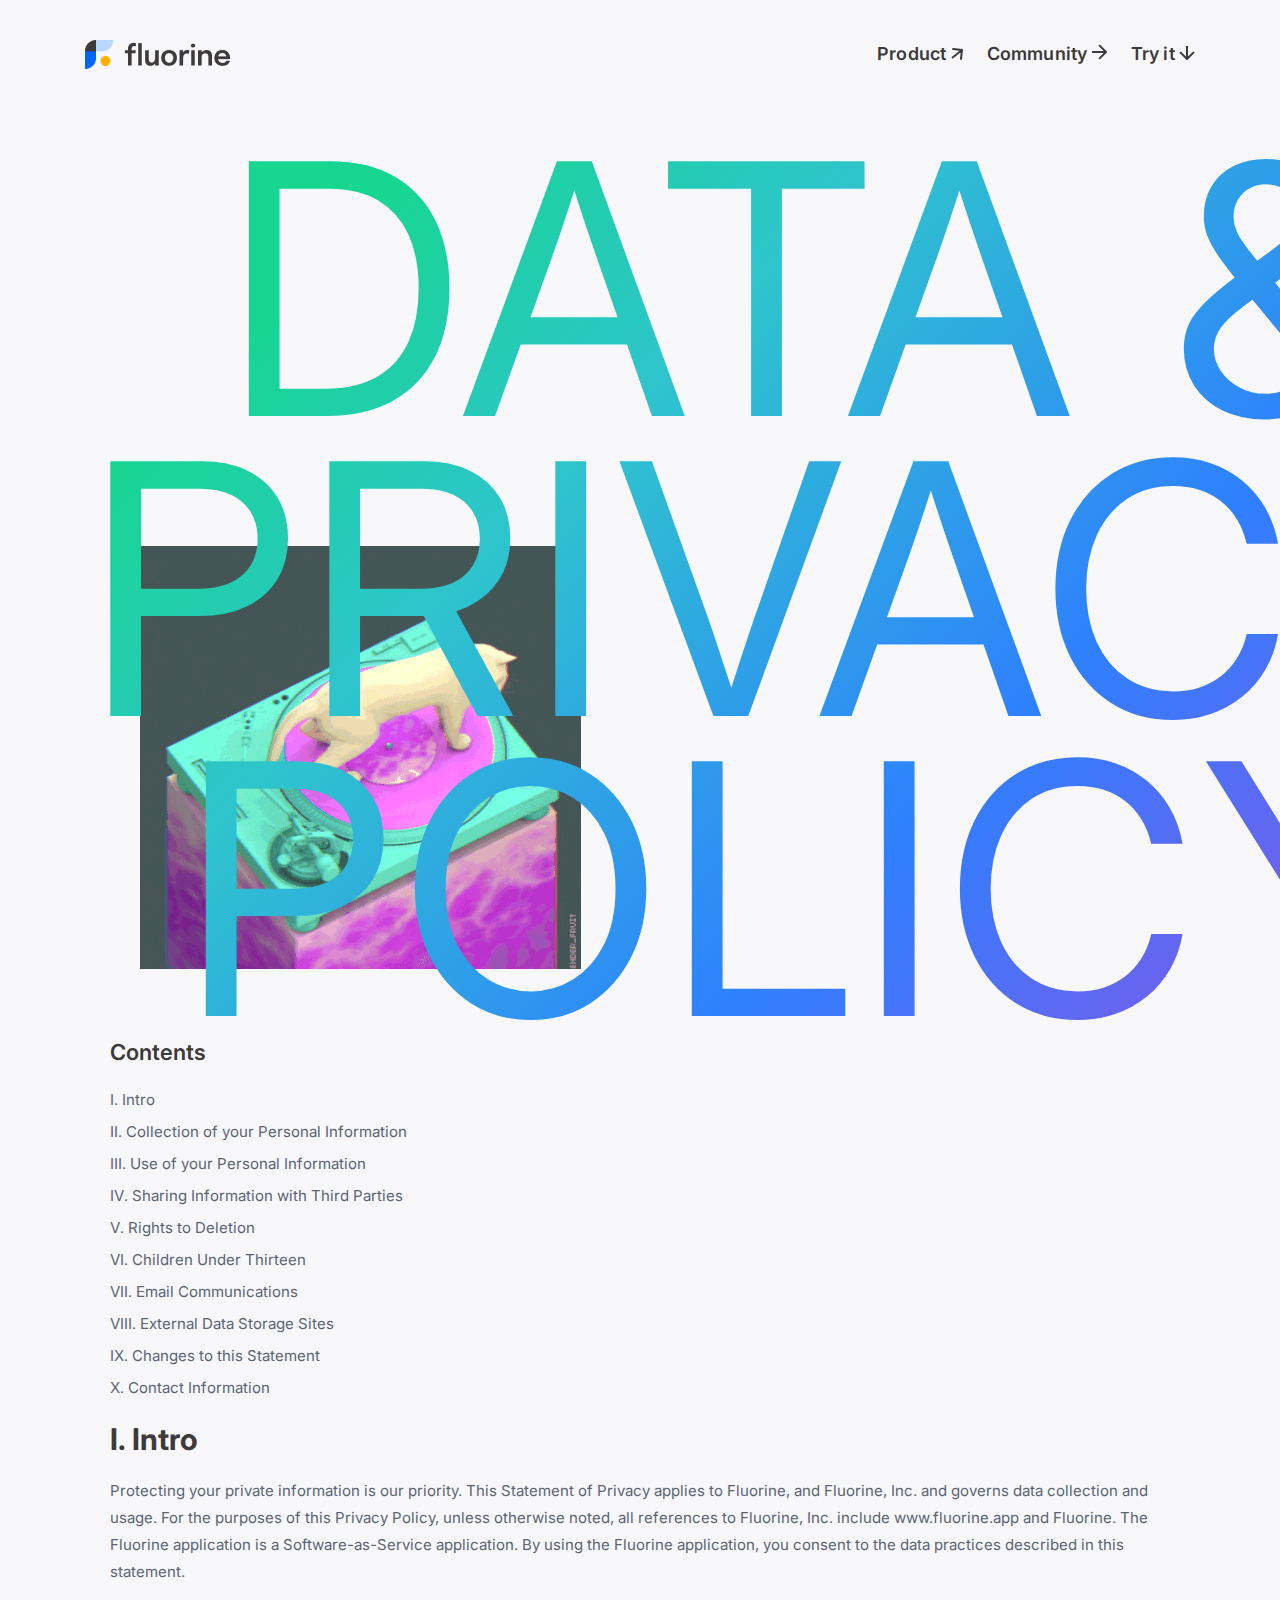
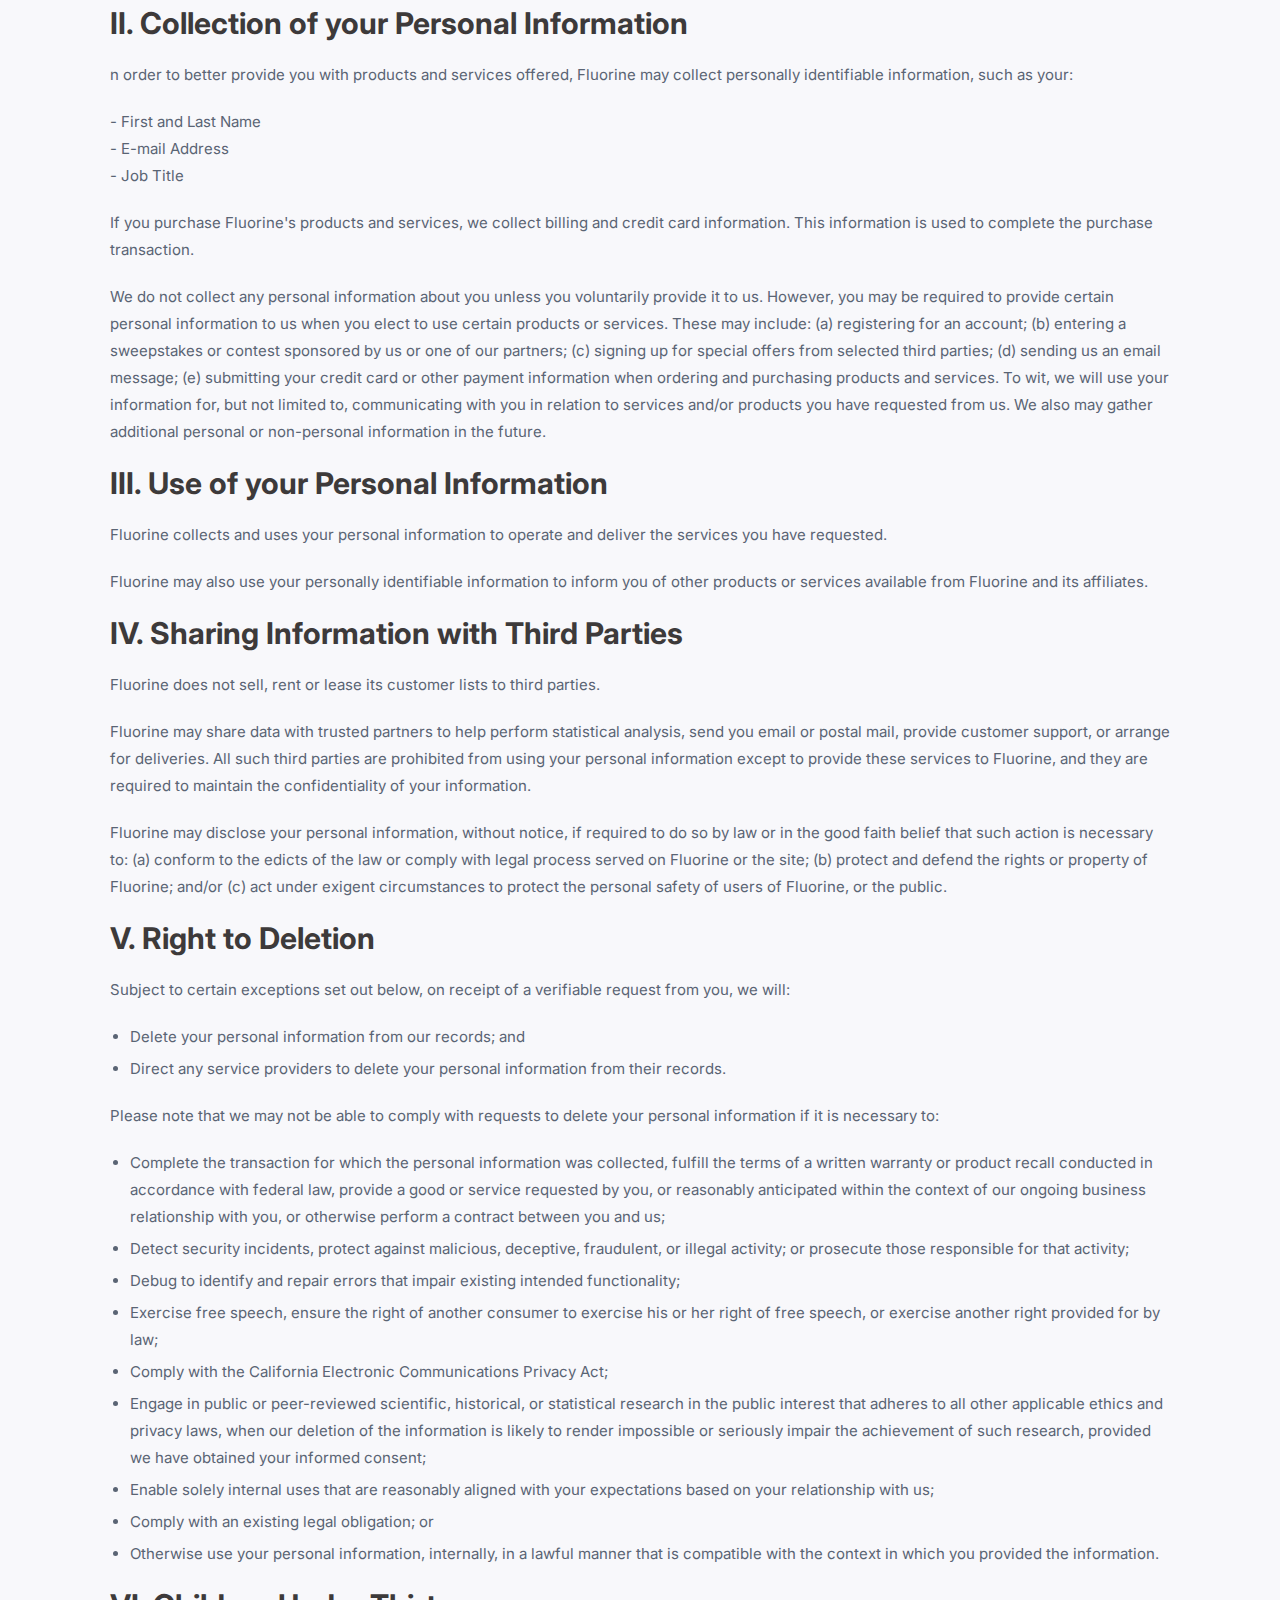
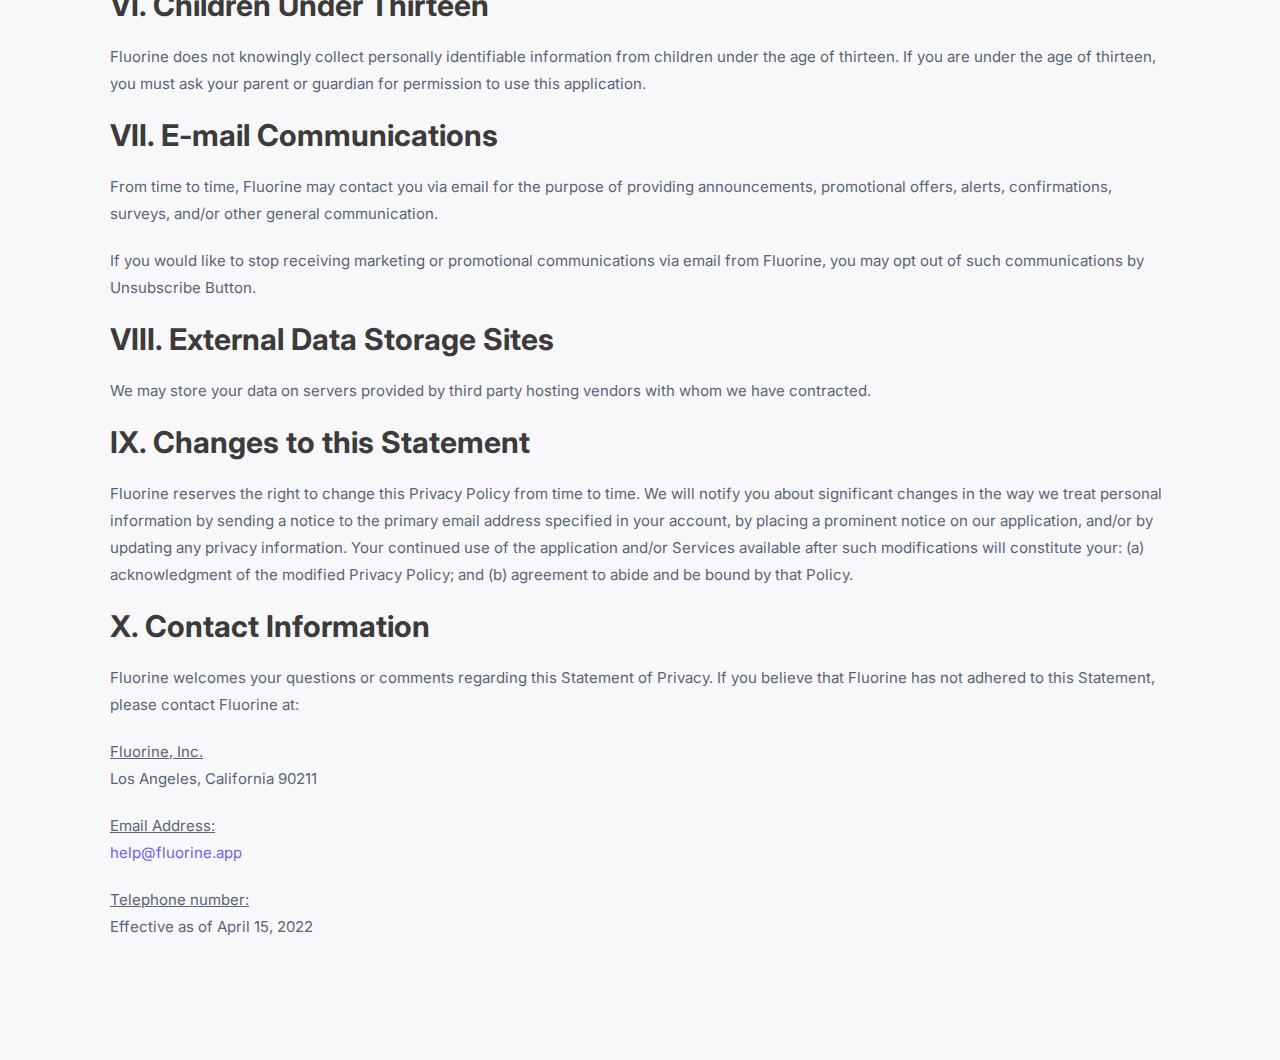
<file: data-privacy.html>
<!doctype html>
<html>

<head>
	<meta charset="UTF-8" />
	<meta http-equiv="content-type" content="text/html; charset=utf-8" />
	<meta name="viewport" content="width=device-width, initial-scale=1.0">

	<title>Fluorine | Redefine the way you work</title>

	<!-- Favicon -->
	<link rel="shortcut icon" href="images/favicon.png">

	<!-- Custom Css -->
	<link rel="stylesheet" href="css/style.css">

	<!-- Hotjar Tracking Code for https://fluorine.app -->
	<script>
		(function (h, o, t, j, a, r) {
			h.hj = h.hj || function () {
				(h.hj.q = h.hj.q || []).push(arguments)
			};
			h._hjSettings = {
				hjid: 2949470,
				hjsv: 6
			};
			a = o.getElementsByTagName('head')[0];
			r = o.createElement('script');
			r.async = 1;
			r.src = t + h._hjSettings.hjid + j + h._hjSettings.hjsv;
			a.appendChild(r);
		})(window, document, 'https://static.hotjar.com/c/hotjar-', '.js?sv=');
	</script>
</head>

<body>
	<!-- Main Header -->
	<header id="main-header">
		<div class="container">
			<div class="row align-items-center">
				<div class="col-6">
					<div class="left-menu">
						<div class="logo-div">
							<a href="index.html" id="head-logo">
								<img src="images/logo-b.png" alt="">
							</a>
						</div>
					</div>
				</div>
				<div class="col-6">
					<div class="right-menu">
						<button id="mm-open">
							<img src="images/icon/menu-toggle-b.png" alt="">
						</button>
						<ul>
							<li>
								<a href="index.html#workspace" class="scroll">
									Product
									<svg width="12" height="12" viewBox="0 0 12 12" fill="none"
										xmlns="http://www.w3.org/2000/svg">
										<path
											d="M11.9939 2.11043C12.0549 1.56152 11.6593 1.06711 11.1104 1.00612L2.16548 0.0122321C1.61657 -0.0487576 1.12215 0.346777 1.06116 0.895684C1.00017 1.44459 1.39571 1.93901 1.94462 2L9.89569 2.88345L9.01223 10.8345C8.95124 11.3834 9.34678 11.8778 9.89569 11.9388C10.4446 11.9998 10.939 11.6043 11 11.0554L11.9939 2.11043ZM1.6247 10.7809L11.6247 2.78087L10.3753 1.21913L0.375305 9.21913L1.6247 10.7809Z" />
									</svg>
								</a>
							</li>
							<li>
								<a href="community.html">
									Community
									<svg width="15" height="16" viewBox="0 0 15 16" fill="none"
										xmlns="http://www.w3.org/2000/svg">
										<path
											d="M14.7071 8.70711C15.0976 8.31658 15.0976 7.68342 14.7071 7.29289L8.34315 0.928932C7.95262 0.538408 7.31946 0.538408 6.92893 0.928932C6.53841 1.31946 6.53841 1.95262 6.92893 2.34315L12.5858 8L6.92893 13.6569C6.53841 14.0474 6.53841 14.6805 6.92893 15.0711C7.31946 15.4616 7.95262 15.4616 8.34315 15.0711L14.7071 8.70711ZM0 9H14V7H0L0 9Z" />
									</svg>
								</a>
							</li>
							<li>
								<a href="try-it.html">
									Try it
									<svg width="16" height="14" viewBox="0 0 16 14" fill="none"
										xmlns="http://www.w3.org/2000/svg">
										<path
											d="M7.29856 13.7074C7.68925 14.0978 8.32241 14.0975 8.71277 13.7068L15.0741 7.34022C15.4645 6.94954 15.4642 6.31637 15.0735 5.92601C14.6828 5.53565 14.0497 5.53591 13.6593 5.92659L8.00479 11.5858L2.3456 5.93127C1.95491 5.54091 1.32175 5.54117 0.931384 5.93186C0.541021 6.32254 0.541283 6.95571 0.931969 7.34607L7.29856 13.7074ZM7 0.000413439L7.00537 13.0004L9.00537 12.9996L9 -0.000413439L7 0.000413439Z" />
									</svg>
								</a>
							</li>
						</ul>
					</div>
				</div>
			</div>
		</div>
	</header>

	<!-- Mobile Menu -->
	<div id="mm-menu">
		<ul>
			<li>
				<a href="index.html#workspace" class="scroll">Product</a>
			</li>
			<li>
				<a href="community.html">Community</a>
 			</li>
			<li>
				<a href="try-it.html">Try it</a>
			</li>
		</ul>
	</div>

	<!-- Static One -->
	<section id="static-one">
		<div class="container">
			<div class="row">
				<div class="col-12">
					<div class="heading">
						<h1>DATA & PRIVACY POLICY</h1>
					</div>
					<div class="img-sec">
						<img src="images/data-privacy/anim.gif" alt="">
					</div>
				</div>
			</div>
		</div>
	</section>

	<!-- Static Content -->
	<section class="static-content">
		<div class="container">
			<div class="row">
				<div class="col-12">
					<div class="content">
						<h3>Contents</h3>
						<ul class="list-roman">
							<li>
								<a href="#intro">Intro</a>
							</li>
							<li>
								<a href="#personal-info-collection">Collection of your Personal Information</a>
							</li>
							<li>
								<a href="#personal-info-use">Use of your Personal Information</a>
							</li>
							<li>
								<a href="#third-party-info-share">Sharing Information with Third Parties</a>
							</li>
							<li>
								<a href="#right-deletion">Rights to Deletion</a>
							</li>
							<li>
								<a href="#children-under-thirteen">Children Under Thirteen</a>
							</li>
							<li>
								<a href="#email-communication">Email Communications</a>
							</li>
							<li>
								<a href="#external-data-storage">External Data Storage Sites</a>
							</li>
							<li>
								<a href="#change-statement">Changes to this Statement</a>
							</li>
							<li>
								<a href="#contact-info">Contact Information</a>
							</li>
						</ul>
						<h2 id="intro">Intro</h2>
						<p>
							Protecting your private information is our priority. This Statement of Privacy applies to
							Fluorine, and Fluorine, Inc. and governs data collection and usage. For the purposes of this
							Privacy Policy, unless otherwise noted, all references to Fluorine, Inc. include
							www.fluorine.app and Fluorine. The Fluorine application is a Software-as-Service
							application. By using the Fluorine application, you consent to the data practices described
							in this statement.
						</p>

						<h2 id="personal-info-collection">Collection of your Personal Information</h2>
						<p>
							n order to better provide you with products and services offered, Fluorine may collect
							personally identifiable information, such as your:
						</p>
						<ul>
							<li>- First and Last Name</li>
							<li>- E-mail Address</li>
							<li>- Job Title</li>
						</ul>
						<p>
							If you purchase Fluorine's products and services, we collect billing and credit card
							information. This information is used to complete the purchase transaction.
						</p>
						<p>
							We do not collect any personal information about you unless you voluntarily provide it to
							us. However, you may be required to provide certain personal information to us when you
							elect to use certain products or services. These may include: (a) registering for an
							account; (b) entering a sweepstakes or contest sponsored by us or one of our partners; (c)
							signing up for special offers from selected third parties; (d) sending us an email message;
							(e) submitting your credit card or other payment information when ordering and purchasing
							products and services. To wit, we will use your information for, but not limited to,
							communicating with you in relation to services and/or products you have requested from us.
							We also may gather additional personal or non-personal information in the future.
						</p>

						<h2 id="personal-info-use">Use of your Personal Information</h2>
						<p>
							Fluorine collects and uses your personal information to operate and deliver the services you
							have requested.
						</p>
						<p>
							Fluorine may also use your personally identifiable information to inform you of other
							products or services available from Fluorine and its affiliates.
						</p>

						<h2 id="third-party-info-share">Sharing Information with Third Parties</h2>
						<p>
							Fluorine does not sell, rent or lease its customer lists to third parties.
						</p>
						<p>
							Fluorine may share data with trusted partners to help perform statistical analysis, send you
							email or postal mail, provide customer support, or arrange for deliveries. All such third
							parties are prohibited from using your personal information except to provide these services
							to Fluorine, and they are required to maintain the confidentiality of your information.
						</p>
						<p>
							Fluorine may disclose your personal information, without notice, if required to do so by law
							or in the good faith belief that such action is necessary to: (a) conform to the edicts of
							the law or comply with legal process served on Fluorine or the site; (b) protect and defend
							the rights or property of Fluorine; and/or (c) act under exigent circumstances to protect
							the personal safety of users of Fluorine, or the public.
						</p>

						<h2 id="right-deletion">Right to Deletion</h2>
						<p>
							Subject to certain exceptions set out below, on receipt of a verifiable request from you, we
							will:
						</p>
						<ul class="list-disk">
							<li>
								Delete your personal information from our records; and
							</li>
							<li>
								Direct any service providers to delete your personal information from their records.
							</li>
						</ul>
						<p>
							Please note that we may not be able to comply with requests to delete your personal
							information if it is necessary to:
						</p>
						<ul class="list-disk">
							<li>
								Complete the transaction for which the personal information was collected, fulfill the
								terms of a written warranty or product recall conducted in accordance with federal law,
								provide a good or service requested by you, or reasonably anticipated within the context
								of our ongoing business relationship with you, or otherwise perform a contract between
								you and us;
							</li>
							<li>
								Detect security incidents, protect against malicious, deceptive, fraudulent, or illegal
								activity; or prosecute those responsible for that activity;
							</li>
							<li>
								Debug to identify and repair errors that impair existing intended functionality;
							</li>
							<li>
								Exercise free speech, ensure the right of another consumer to exercise his or her right
								of free speech, or exercise another right provided for by law;
							</li>
							<li>
								Comply with the California Electronic Communications Privacy Act;
							</li>
							<li>
								Engage in public or peer-reviewed scientific, historical, or statistical research in the
								public interest that adheres to all other applicable ethics and privacy laws, when our
								deletion of the information is likely to render impossible or seriously impair the
								achievement of such research, provided we have obtained your informed consent;
							</li>
							<li>
								Enable solely internal uses that are reasonably aligned with your expectations based on
								your relationship with us;
							</li>
							<li>
								Comply with an existing legal obligation; or
							</li>
							<li>
								Otherwise use your personal information, internally, in a lawful manner that is
								compatible with the context in which you provided the information.
							</li>
						</ul>

						<h2 id="children-under-thirteen">Children Under Thirteen</h2>
						<p>
							Fluorine does not knowingly collect personally identifiable information from children under
							the age of thirteen. If you are under the age of thirteen, you must ask your parent or
							guardian for permission to use this application.
						</p>

						<h2 id="email-communication">E-mail Communications</h2>
						<p>
							From time to time, Fluorine may contact you via email for the purpose of providing
							announcements, promotional offers, alerts, confirmations, surveys, and/or other general
							communication.
						</p>
						<p>
							If you would like to stop receiving marketing or promotional communications via email from
							Fluorine, you may opt out of such communications by Unsubscribe Button.
						</p>

						<h2 id="external-data-storage">External Data Storage Sites</h2>
						<p>
							We may store your data on servers provided by third party hosting vendors with whom we have
							contracted.
						</p>

						<h2 id="change-statement">Changes to this Statement</h2>
						<p>
							Fluorine reserves the right to change this Privacy Policy from time to time. We will notify
							you about significant changes in the way we treat personal information by sending a notice
							to the primary email address specified in your account, by placing a prominent notice on our
							application, and/or by updating any privacy information. Your continued use of the
							application and/or Services available after such modifications will constitute your: (a)
							acknowledgment of the modified Privacy Policy; and (b) agreement to abide and be bound by
							that Policy.
						</p>

						<h2 id="contact-info">Contact Information</h2>
						<p>
							Fluorine welcomes your questions or comments regarding this Statement of Privacy. If you
							believe that Fluorine has not adhered to this Statement, please contact Fluorine at:
						</p>
						<p>
							<u>Fluorine, Inc.</u> <br>
							Los Angeles, California 90211
						</p>
						<p>
							<u>Email Address:</u> <br>
							<a href="mailto:help@fluorine.app">help@fluorine.app</a>
						</p>
						<p>
							<u>Telephone number:</u> <br>
							Effective as of April 15, 2022
						</p>
					</div>
				</div>
			</div>
		</div>
	</section>

	<!-- Jquery Min -->
	<script src="js/jquery.min.js"></script>

	<!-- Popper Min -->
	<script src="plugins/bootstrap/js/popper.min.js"></script>

	<!-- Bootstrap -->
	<script src="plugins/bootstrap/js/bootstrap.min.js"></script>

	<!-- Owl Carousel -->
	<script src="plugins/owl-carousel/js/owl.carousel.min.js"></script>

	<!-- Jquery UI -->
	<script src="plugins/jquery-ui/jquery-ui.min.js"></script>

	<!-- Editor -->
	<script src="plugins/editor/minified/sceditor.min.js"></script>

	<!-- Selectbox Icon -->
	<script src="plugins/selectbox-icon.js"></script>

	<!-- Tag Input -->
	<script src="plugins/tag-input/tagsinput.js"></script>

	<!-- Custom Js -->
	<script src="js/default.js"></script>
</body>

</html>
</file>
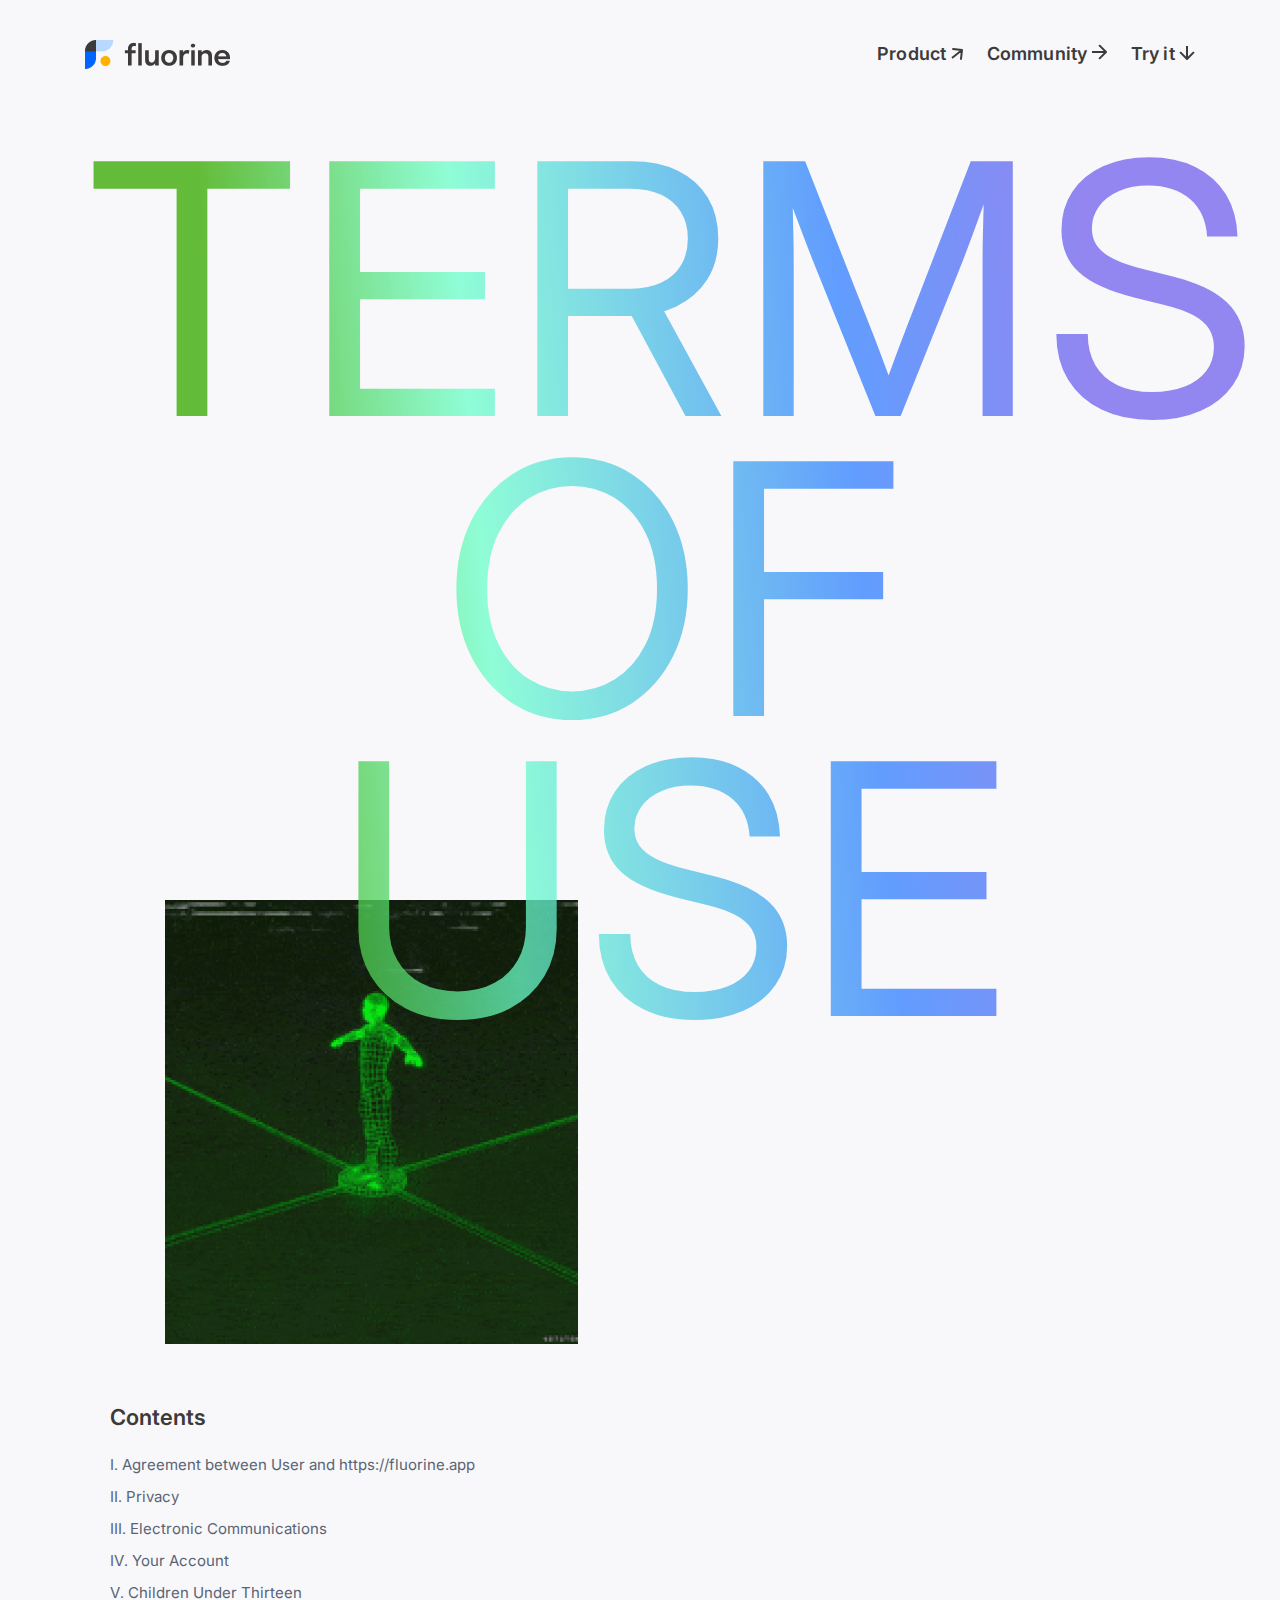
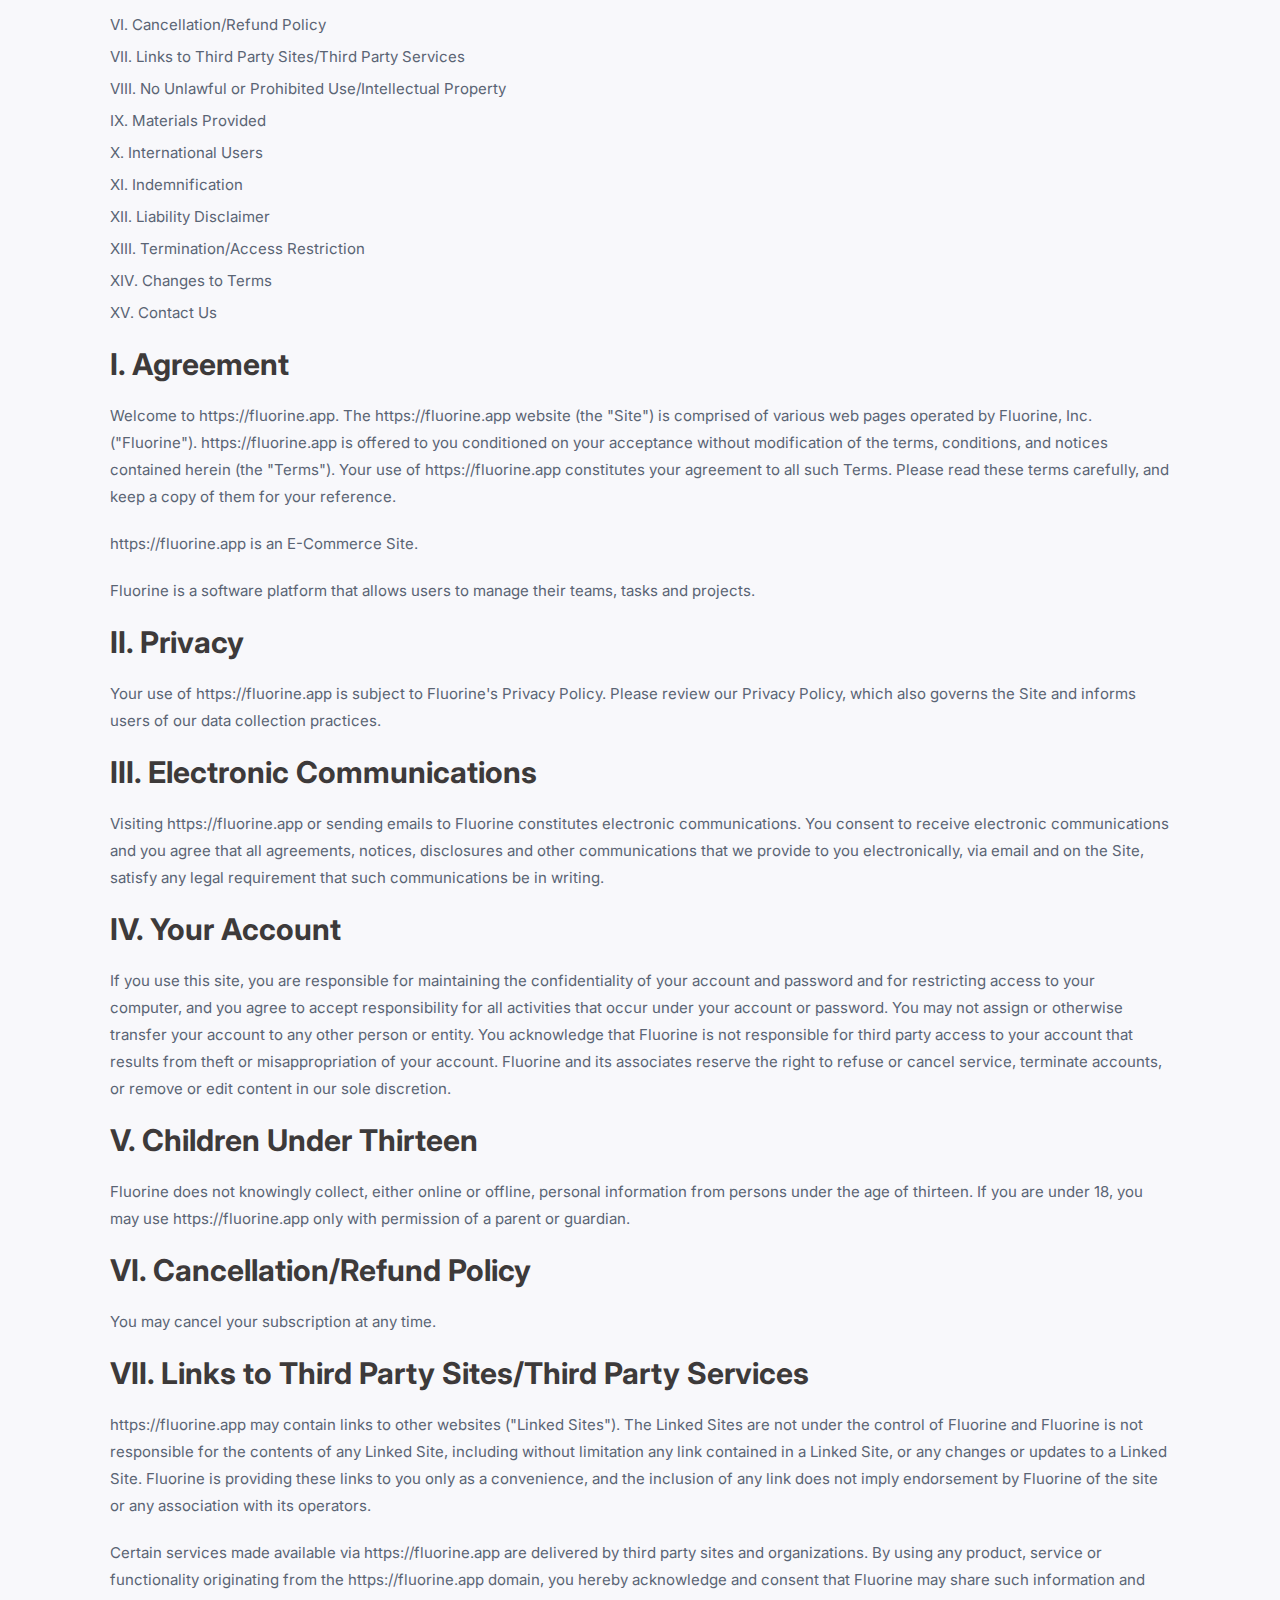
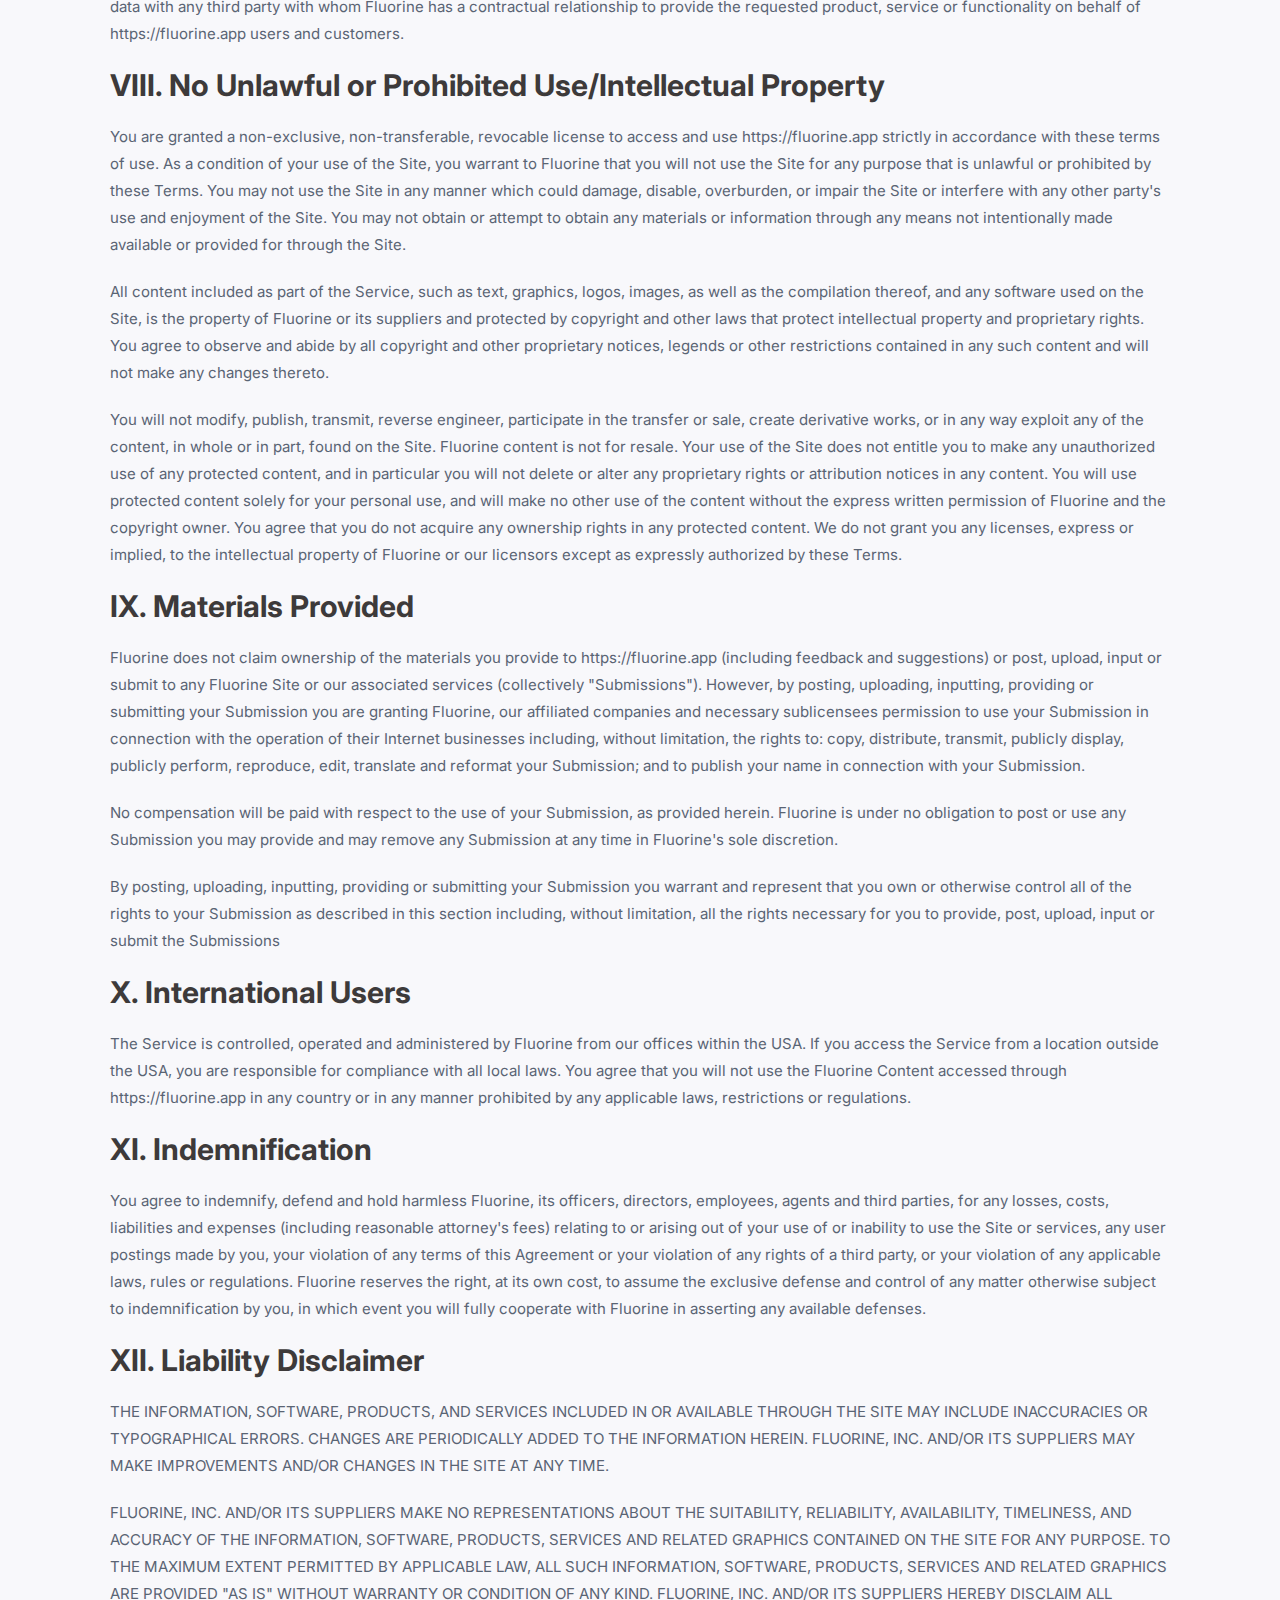
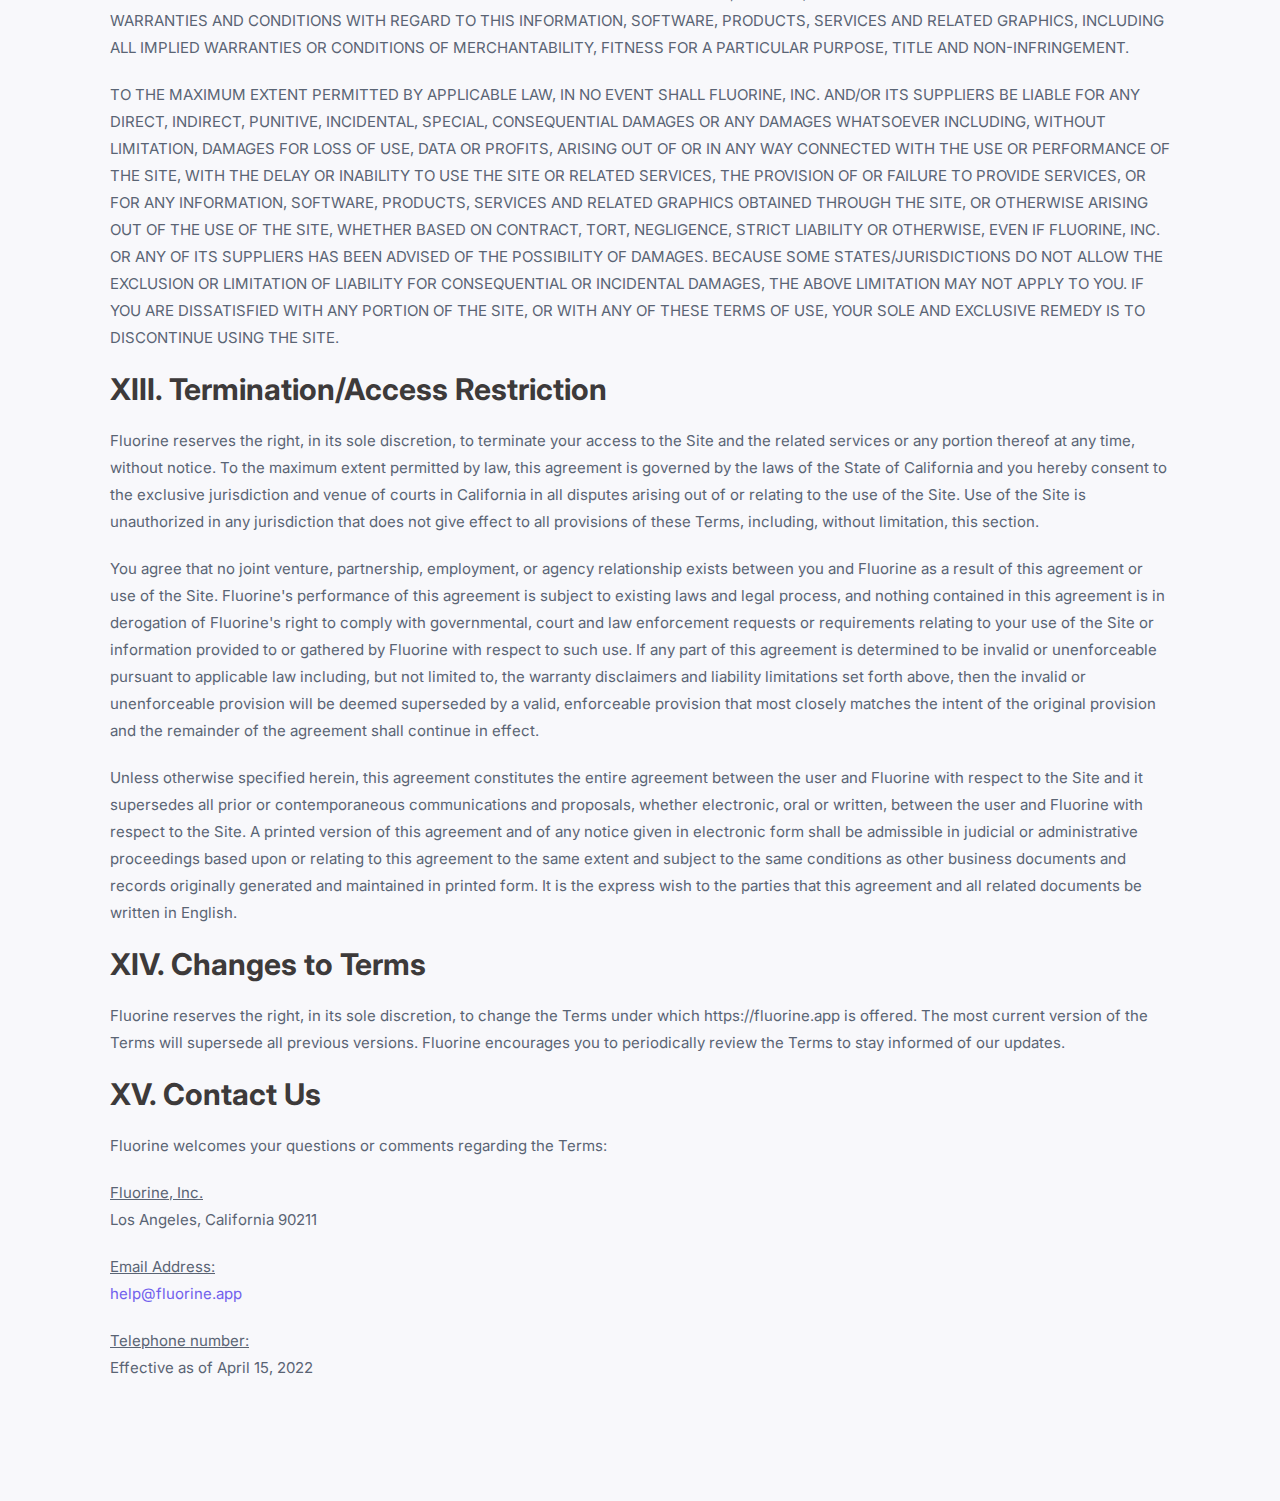
<file: terms-of-use.html>
<!doctype html>
<html>

<head>
	<meta charset="UTF-8" />
	<meta http-equiv="content-type" content="text/html; charset=utf-8" />
	<meta name="viewport" content="width=device-width, initial-scale=1.0">

	<title>Fluorine | Redefine the way you work</title>

	<!-- Favicon -->
	<link rel="shortcut icon" href="images/favicon.png">

	<!-- Custom Css -->
	<link rel="stylesheet" href="css/style.css">

	<!-- Hotjar Tracking Code for https://fluorine.app -->
	<script>
		(function (h, o, t, j, a, r) {
			h.hj = h.hj || function () {
				(h.hj.q = h.hj.q || []).push(arguments)
			};
			h._hjSettings = {
				hjid: 2949470,
				hjsv: 6
			};
			a = o.getElementsByTagName('head')[0];
			r = o.createElement('script');
			r.async = 1;
			r.src = t + h._hjSettings.hjid + j + h._hjSettings.hjsv;
			a.appendChild(r);
		})(window, document, 'https://static.hotjar.com/c/hotjar-', '.js?sv=');
	</script>
</head>

<body>
	<!-- Main Header -->
	<header id="main-header">
		<div class="container">
			<div class="row align-items-center">
				<div class="col-6">
					<div class="left-menu">
						<div class="logo-div">
							<a href="index.html" id="head-logo">
								<img src="images/logo-b.png" alt="">
							</a>
						</div>
					</div>
				</div>
				<div class="col-6">
					<div class="right-menu">
						<button id="mm-open">
							<img src="images/icon/menu-toggle-b.png" alt="">
						</button>
						<ul>
							<li>
								<a href="index.html#workspace" class="scroll">
									Product
									<svg width="12" height="12" viewBox="0 0 12 12" fill="none"
										xmlns="http://www.w3.org/2000/svg">
										<path
											d="M11.9939 2.11043C12.0549 1.56152 11.6593 1.06711 11.1104 1.00612L2.16548 0.0122321C1.61657 -0.0487576 1.12215 0.346777 1.06116 0.895684C1.00017 1.44459 1.39571 1.93901 1.94462 2L9.89569 2.88345L9.01223 10.8345C8.95124 11.3834 9.34678 11.8778 9.89569 11.9388C10.4446 11.9998 10.939 11.6043 11 11.0554L11.9939 2.11043ZM1.6247 10.7809L11.6247 2.78087L10.3753 1.21913L0.375305 9.21913L1.6247 10.7809Z" />
									</svg>
								</a>
							</li>
							<li>
								<a href="community.html">
									Community
									<svg width="15" height="16" viewBox="0 0 15 16" fill="none"
										xmlns="http://www.w3.org/2000/svg">
										<path
											d="M14.7071 8.70711C15.0976 8.31658 15.0976 7.68342 14.7071 7.29289L8.34315 0.928932C7.95262 0.538408 7.31946 0.538408 6.92893 0.928932C6.53841 1.31946 6.53841 1.95262 6.92893 2.34315L12.5858 8L6.92893 13.6569C6.53841 14.0474 6.53841 14.6805 6.92893 15.0711C7.31946 15.4616 7.95262 15.4616 8.34315 15.0711L14.7071 8.70711ZM0 9H14V7H0L0 9Z" />
									</svg>
								</a>
							</li>
							<li>
								<a href="try-it.html">
									Try it
									<svg width="16" height="14" viewBox="0 0 16 14" fill="none"
										xmlns="http://www.w3.org/2000/svg">
										<path
											d="M7.29856 13.7074C7.68925 14.0978 8.32241 14.0975 8.71277 13.7068L15.0741 7.34022C15.4645 6.94954 15.4642 6.31637 15.0735 5.92601C14.6828 5.53565 14.0497 5.53591 13.6593 5.92659L8.00479 11.5858L2.3456 5.93127C1.95491 5.54091 1.32175 5.54117 0.931384 5.93186C0.541021 6.32254 0.541283 6.95571 0.931969 7.34607L7.29856 13.7074ZM7 0.000413439L7.00537 13.0004L9.00537 12.9996L9 -0.000413439L7 0.000413439Z" />
									</svg>
								</a>
							</li>
						</ul>
					</div>
				</div>
			</div>
		</div>
	</header>

	<!-- Mobile Menu -->
	<div id="mm-menu">
		<ul>
			<li>
				<a href="index.html#workspace" class="scroll">Product</a>
			</li>
			<li>
				<a href="community.html">Community</a>
			</li>
			<li>
				<a href="try-it.html">Try it</a>
			</li>
		</ul>
	</div>

	<!-- Static Two -->
	<section id="static-two">
		<div class="container">
			<div class="row">
				<div class="col-12">
					<div class="content">
						<div class="heading">
							<h1>TERMS OF USE</h1>
						</div>
						<div class="img-sec">
							<img src="images/terms-of-use/anim.gif" alt="">
						</div>
					</div>
				</div>
			</div>
		</div>
	</section>

	<!-- Static Content -->
	<section class="static-content">
		<div class="container">
			<div class="row">
				<div class="col-12">
					<div class="content">
						<h3>Contents</h3>
						<ul class="list-roman">
							<li>
								<a href="#agreement-between-user">Agreement between User and https://fluorine.app</a>
							</li>
							<li>
								<a href="#privacy">Privacy</a>
							</li>
							<li>
								<a href="#electronic-communications">Electronic Communications</a>
							</li>
							<li>
								<a href="#your-account">Your Account</a>
							</li>
							<li>
								<a href="#children-under-thirteen">Children Under Thirteen</a>
							</li>
							<li>
								<a href="#cancellation-refund">Cancellation/Refund Policy</a>
							</li>
							<li>
								<a href="#third-party-service-link">Links to Third Party Sites/Third Party Services</a>
							</li>
							<li>
								<a href="#unlawful-prohibited">No Unlawful or Prohibited Use/Intellectual Property</a>
							</li>
							<li>
								<a href="#materials-provided">Materials Provided</a>
							</li>
							<li>
								<a href="#international-users">International Users</a>
							</li>
							<li>
								<a href="#indemnification">Indemnification</a>
							</li>
							<li>
								<a href="#liability-disclaimer">Liability Disclaimer</a>
							</li>
							<li>
								<a href="#termination-access">Termination/Access Restriction</a>
							</li>
							<li>
								<a href="#change-terms">Changes to Terms</a>
							</li>
							<li>
								<a href="#contact-us">Contact Us</a>
							</li>
						</ul>
						<h2 id="agreement-between-user">Agreement</h2>
						<p>
							Welcome to https://fluorine.app. The https://fluorine.app website (the "Site") is comprised
							of various web pages operated by Fluorine, Inc. ("Fluorine"). https://fluorine.app is
							offered to you conditioned on your acceptance without modification of the terms, conditions,
							and notices contained herein (the "Terms"). Your use of https://fluorine.app constitutes
							your agreement to all such Terms. Please read these terms carefully, and keep a copy of them
							for your reference.
						</p>
						<p>
							https://fluorine.app is an E-Commerce Site.
						</p>
						<p>
							Fluorine is a software platform that allows users to manage their teams, tasks and projects.
						</p>

						<h2 id="privacy">Privacy</h2>
						<p>
							Your use of https://fluorine.app is subject to Fluorine's Privacy Policy. Please review our
							Privacy Policy, which also governs the Site and informs users of our data collection
							practices.
						</p>

						<h2 id="electronic-communications">Electronic Communications</h2>
						<p>
							Visiting https://fluorine.app or sending emails to Fluorine constitutes electronic
							communications. You consent to receive electronic communications and you agree that all
							agreements, notices, disclosures and other communications that we provide to you
							electronically, via email and on the Site, satisfy any legal requirement that such
							communications be in writing.
						</p>

						<h2 id="your-account">Your Account</h2>
						<p>
							If you use this site, you are responsible for maintaining the confidentiality of your
							account and password and for restricting access to your computer, and you agree to accept
							responsibility for all activities that occur under your account or password. You may not
							assign or otherwise transfer your account to any other person or entity. You acknowledge
							that Fluorine is not responsible for third party access to your account that results from
							theft or misappropriation of your account. Fluorine and its associates reserve the right to
							refuse or cancel service, terminate accounts, or remove or edit content in our sole
							discretion.
						</p>

						<h2 id="children-under-thirteen">Children Under Thirteen</h2>
						<p>
							Fluorine does not knowingly collect, either online or offline, personal information from
							persons under the age of thirteen. If you are under 18, you may use https://fluorine.app
							only with permission of a parent or guardian.
						</p>

						<h2 id="cancellation-refund">Cancellation/Refund Policy</h2>
						<p>
							You may cancel your subscription at any time.
						</p>

						<h2 id="third-party-service-link">Links to Third Party Sites/Third Party Services</h2>
						<p>
							https://fluorine.app may contain links to other websites ("Linked Sites"). The Linked Sites
							are not under the control of Fluorine and Fluorine is not responsible for the contents of
							any Linked Site, including without limitation any link contained in a Linked Site, or any
							changes or updates to a Linked Site. Fluorine is providing these links to you only as a
							convenience, and the inclusion of any link does not imply endorsement by Fluorine of the
							site or any association with its operators.
						</p>
						<p>
							Certain services made available via https://fluorine.app are delivered by third party sites
							and organizations. By using any product, service or functionality originating from the
							https://fluorine.app domain, you hereby acknowledge and consent that Fluorine may share such
							information and data with any third party with whom Fluorine has a contractual relationship
							to provide the requested product, service or functionality on behalf of https://fluorine.app
							users and customers.
						</p>

						<h2 id="unlawful-prohibited">No Unlawful or Prohibited Use/Intellectual Property</h2>
						<p>
							You are granted a non-exclusive, non-transferable, revocable license to access and use
							https://fluorine.app strictly in accordance with these terms of use. As a condition of your
							use of the Site, you warrant to Fluorine that you will not use the Site for any purpose that
							is unlawful or prohibited by these Terms. You may not use the Site in any manner which could
							damage, disable, overburden, or impair the Site or interfere with any other party's use and
							enjoyment of the Site. You may not obtain or attempt to obtain any materials or information
							through any means not intentionally made available or provided for through the Site.
						</p>
						<p>
							All content included as part of the Service, such as text, graphics, logos, images, as well
							as the compilation thereof, and any software used on the Site, is the property of Fluorine
							or its suppliers and protected by copyright and other laws that protect intellectual
							property and proprietary rights. You agree to observe and abide by all copyright and other
							proprietary notices, legends or other restrictions contained in any such content and will
							not make any changes thereto.
						</p>
						<p>
							You will not modify, publish, transmit, reverse engineer, participate in the transfer or
							sale, create derivative works, or in any way exploit any of the content, in whole or in
							part, found on the Site. Fluorine content is not for resale. Your use of the Site does not
							entitle you to make any unauthorized use of any protected content, and in particular you
							will not delete or alter any proprietary rights or attribution notices in any content. You
							will use protected content solely for your personal use, and will make no other use of the
							content without the express written permission of Fluorine and the copyright owner. You
							agree that you do not acquire any ownership rights in any protected content. We do not grant
							you any licenses, express or implied, to the intellectual property of Fluorine or our
							licensors except as expressly authorized by these Terms.
						</p>

						<h2 id="materials-provided">Materials Provided</h2>
						<p>
							Fluorine does not claim ownership of the materials you provide to https://fluorine.app
							(including feedback and suggestions) or post, upload, input or submit to any Fluorine Site
							or our associated services (collectively "Submissions"). However, by posting, uploading,
							inputting, providing or submitting your Submission you are granting Fluorine, our affiliated
							companies and necessary sublicensees permission to use your Submission in connection with
							the operation of their Internet businesses including, without limitation, the rights to:
							copy, distribute, transmit, publicly display, publicly perform, reproduce, edit, translate
							and reformat your Submission; and to publish your name in connection with your Submission.
						</p>
						<p>
							No compensation will be paid with respect to the use of your Submission, as provided herein.
							Fluorine is under no obligation to post or use any Submission you may provide and may remove
							any Submission at any time in Fluorine's sole discretion.
						</p>
						<p>
							By posting, uploading, inputting, providing or submitting your Submission you warrant and
							represent that you own or otherwise control all of the rights to your Submission as
							described in this section including, without limitation, all the rights necessary for you to
							provide, post, upload, input or submit the Submissions
						</p>

						<h2 id="international-users">International Users</h2>
						<p>
							The Service is controlled, operated and administered by Fluorine from our offices within the
							USA. If you access the Service from a location outside the USA, you are responsible for
							compliance with all local laws. You agree that you will not use the Fluorine Content
							accessed through https://fluorine.app in any country or in any manner prohibited by any
							applicable laws, restrictions or regulations.
						</p>

						<h2 id="indemnification">Indemnification</h2>
						<p>
							You agree to indemnify, defend and hold harmless Fluorine, its officers, directors,
							employees, agents and third parties, for any losses, costs, liabilities and expenses
							(including reasonable attorney's fees) relating to or arising out of your use of or
							inability to use the Site or services, any user postings made by you, your violation of any
							terms of this Agreement or your violation of any rights of a third party, or your violation
							of any applicable laws, rules or regulations. Fluorine reserves the right, at its own cost,
							to assume the exclusive defense and control of any matter otherwise subject to
							indemnification by you, in which event you will fully cooperate with Fluorine in asserting
							any available defenses.
						</p>

						<h2 id="liability-disclaimer">Liability Disclaimer</h2>
						<p>
							THE INFORMATION, SOFTWARE, PRODUCTS, AND SERVICES INCLUDED IN OR AVAILABLE THROUGH THE SITE
							MAY INCLUDE INACCURACIES OR TYPOGRAPHICAL ERRORS. CHANGES ARE PERIODICALLY ADDED TO THE
							INFORMATION HEREIN. FLUORINE, INC. AND/OR ITS SUPPLIERS MAY MAKE IMPROVEMENTS AND/OR CHANGES
							IN THE SITE AT ANY TIME.
						</p>
						<p>
							FLUORINE, INC. AND/OR ITS SUPPLIERS MAKE NO REPRESENTATIONS ABOUT THE SUITABILITY,
							RELIABILITY, AVAILABILITY, TIMELINESS, AND ACCURACY OF THE INFORMATION, SOFTWARE, PRODUCTS,
							SERVICES AND RELATED GRAPHICS CONTAINED ON THE SITE FOR ANY PURPOSE. TO THE MAXIMUM EXTENT
							PERMITTED BY APPLICABLE LAW, ALL SUCH INFORMATION, SOFTWARE, PRODUCTS, SERVICES AND RELATED
							GRAPHICS ARE PROVIDED "AS IS" WITHOUT WARRANTY OR CONDITION OF ANY KIND. FLUORINE, INC.
							AND/OR ITS SUPPLIERS HEREBY DISCLAIM ALL WARRANTIES AND CONDITIONS WITH REGARD TO THIS
							INFORMATION, SOFTWARE, PRODUCTS, SERVICES AND RELATED GRAPHICS, INCLUDING ALL IMPLIED
							WARRANTIES OR CONDITIONS OF MERCHANTABILITY, FITNESS FOR A PARTICULAR PURPOSE, TITLE AND
							NON-INFRINGEMENT.
						</p>
						<p>
							TO THE MAXIMUM EXTENT PERMITTED BY APPLICABLE LAW, IN NO EVENT SHALL FLUORINE, INC. AND/OR
							ITS SUPPLIERS BE LIABLE FOR ANY DIRECT, INDIRECT, PUNITIVE, INCIDENTAL, SPECIAL,
							CONSEQUENTIAL DAMAGES OR ANY DAMAGES WHATSOEVER INCLUDING, WITHOUT LIMITATION, DAMAGES FOR
							LOSS OF USE, DATA OR PROFITS, ARISING OUT OF OR IN ANY WAY CONNECTED WITH THE USE OR
							PERFORMANCE OF THE SITE, WITH THE DELAY OR INABILITY TO USE THE SITE OR RELATED SERVICES,
							THE PROVISION OF OR FAILURE TO PROVIDE SERVICES, OR FOR ANY INFORMATION, SOFTWARE, PRODUCTS,
							SERVICES AND RELATED GRAPHICS OBTAINED THROUGH THE SITE, OR OTHERWISE ARISING OUT OF THE USE
							OF THE SITE, WHETHER BASED ON CONTRACT, TORT, NEGLIGENCE, STRICT LIABILITY OR OTHERWISE,
							EVEN IF FLUORINE, INC. OR ANY OF ITS SUPPLIERS HAS BEEN ADVISED OF THE POSSIBILITY OF
							DAMAGES. BECAUSE SOME STATES/JURISDICTIONS DO NOT ALLOW THE EXCLUSION OR LIMITATION OF
							LIABILITY FOR CONSEQUENTIAL OR INCIDENTAL DAMAGES, THE ABOVE LIMITATION MAY NOT APPLY TO
							YOU. IF YOU ARE DISSATISFIED WITH ANY PORTION OF THE SITE, OR WITH ANY OF THESE TERMS OF
							USE, YOUR SOLE AND EXCLUSIVE REMEDY IS TO DISCONTINUE USING THE SITE.
						</p>

						<h2 id="termination-access">Termination/Access Restriction</h2>
						<p>
							Fluorine reserves the right, in its sole discretion, to terminate your access to the Site
							and the related services or any portion thereof at any time, without notice. To the maximum
							extent permitted by law, this agreement is governed by the laws of the State of California
							and you hereby consent to the exclusive jurisdiction and venue of courts in California in
							all disputes arising out of or relating to the use of the Site. Use of the Site is
							unauthorized in any jurisdiction that does not give effect to all provisions of these Terms,
							including, without limitation, this section.
						</p>
						<p>
							You agree that no joint venture, partnership, employment, or agency relationship exists
							between you and Fluorine as a result of this agreement or use of the Site. Fluorine's
							performance of this agreement is subject to existing laws and legal process, and nothing
							contained in this agreement is in derogation of Fluorine's right to comply with
							governmental, court and law enforcement requests or requirements relating to your use of the
							Site or information provided to or gathered by Fluorine with respect to such use. If any
							part of this agreement is determined to be invalid or unenforceable pursuant to applicable
							law including, but not limited to, the warranty disclaimers and liability limitations set
							forth above, then the invalid or unenforceable provision will be deemed superseded by a
							valid, enforceable provision that most closely matches the intent of the original provision
							and the remainder of the agreement shall continue in effect.
						</p>
						<p>
							Unless otherwise specified herein, this agreement constitutes the entire agreement between
							the user and Fluorine with respect to the Site and it supersedes all prior or
							contemporaneous communications and proposals, whether electronic, oral or written, between
							the user and Fluorine with respect to the Site. A printed version of this agreement and of
							any notice given in electronic form shall be admissible in judicial or administrative
							proceedings based upon or relating to this agreement to the same extent and subject to the
							same conditions as other business documents and records originally generated and maintained
							in printed form. It is the express wish to the parties that this agreement and all related
							documents be written in English.
						</p>

						<h2 id="change-terms">Changes to Terms</h2>
						<p>
							Fluorine reserves the right, in its sole discretion, to change the Terms under which
							https://fluorine.app is offered. The most current version of the Terms will supersede all
							previous versions. Fluorine encourages you to periodically review the Terms to stay informed
							of our updates.
						</p>

						<h2 id="contact-us">Contact Us</h2>
						<p>
							Fluorine welcomes your questions or comments regarding the Terms:
						</p>
						<p>
							<u>Fluorine, Inc.</u> <br>
							Los Angeles, California 90211
						</p>
						<p>
							<u>Email Address:</u> <br>
							<a href="mailto:help@fluorine.app">help@fluorine.app</a>
						</p>
						<p>
							<u>Telephone number:</u> <br>
							Effective as of April 15, 2022
						</p>
					</div>
				</div>
			</div>
		</div>
	</section>

	<!-- Jquery Min -->
	<script src="js/jquery.min.js"></script>

	<!-- Popper Min -->
	<script src="plugins/bootstrap/js/popper.min.js"></script>

	<!-- Bootstrap -->
	<script src="plugins/bootstrap/js/bootstrap.min.js"></script>

	<!-- Owl Carousel -->
	<script src="plugins/owl-carousel/js/owl.carousel.min.js"></script>

	<!-- Jquery UI -->
	<script src="plugins/jquery-ui/jquery-ui.min.js"></script>

	<!-- Editor -->
	<script src="plugins/editor/minified/sceditor.min.js"></script>

	<!-- Selectbox Icon -->
	<script src="plugins/selectbox-icon.js"></script>

	<!-- Tag Input -->
	<script src="plugins/tag-input/tagsinput.js"></script>

	<!-- Custom Js -->
	<script src="js/default.js"></script>
</body>

</html>
</file>
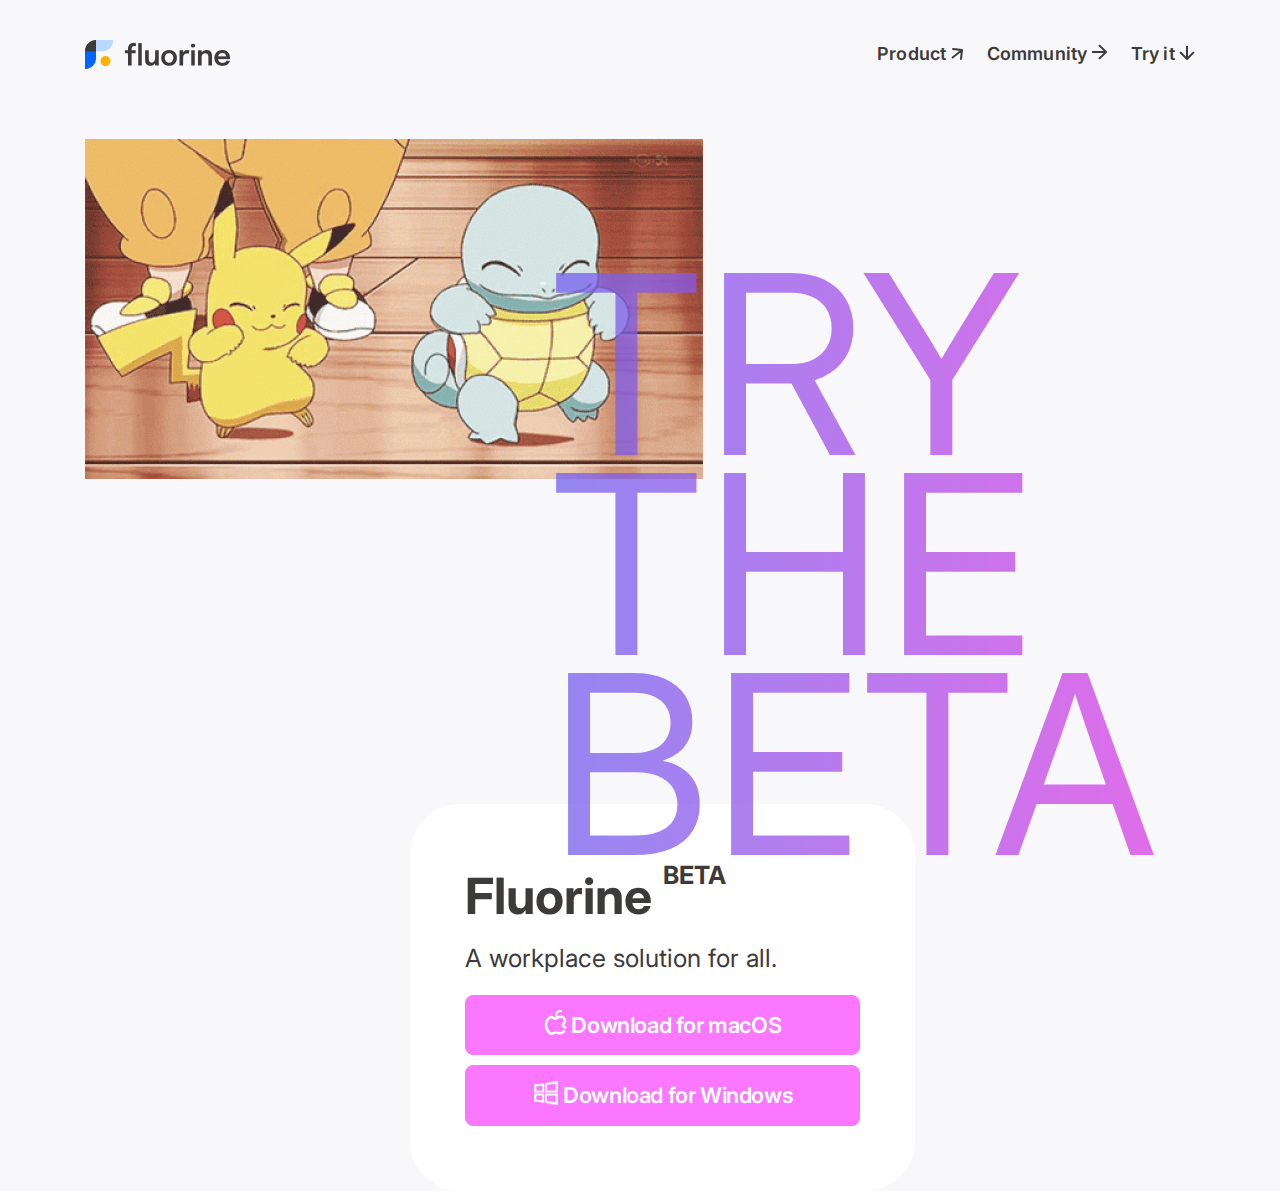
<file: try-it.html>
<!doctype html>
<html>

<head>
	<meta charset="UTF-8" />
	<meta http-equiv="content-type" content="text/html; charset=utf-8" />
	<meta name="viewport" content="width=device-width, initial-scale=1.0">

	<title>Fluorine | Redefine the way you work</title>

	<!-- Favicon -->
	<link rel="shortcut icon" href="images/favicon.png">

	<!-- Custom Css -->
	<link rel="stylesheet" href="css/style.css">

	<!-- Hotjar Tracking Code for https://fluorine.app -->
	<script>
		(function (h, o, t, j, a, r) {
			h.hj = h.hj || function () {
				(h.hj.q = h.hj.q || []).push(arguments)
			};
			h._hjSettings = {
				hjid: 2949470,
				hjsv: 6
			};
			a = o.getElementsByTagName('head')[0];
			r = o.createElement('script');
			r.async = 1;
			r.src = t + h._hjSettings.hjid + j + h._hjSettings.hjsv;
			a.appendChild(r);
		})(window, document, 'https://static.hotjar.com/c/hotjar-', '.js?sv=');
	</script>
</head>

<body>
	<!-- Main Header -->
	<header id="main-header">
		<div class="container">
			<div class="row align-items-center">
				<div class="col-6">
					<div class="left-menu">
						<div class="logo-div">
							<a href="index.html" id="head-logo">
								<img src="images/logo-b.png" alt="">
							</a>
						</div>
					</div>
				</div>
				<div class="col-6">
					<div class="right-menu">
						<button id="mm-open">
							<img src="images/icon/menu-toggle-b.png" alt="">
						</button>
						<ul>
							<li>
								<a href="index.html#workspace" class="scroll">
									Product
									<svg width="12" height="12" viewBox="0 0 12 12" fill="none" xmlns="http://www.w3.org/2000/svg">
										<path
											d="M11.9939 2.11043C12.0549 1.56152 11.6593 1.06711 11.1104 1.00612L2.16548 0.0122321C1.61657 -0.0487576 1.12215 0.346777 1.06116 0.895684C1.00017 1.44459 1.39571 1.93901 1.94462 2L9.89569 2.88345L9.01223 10.8345C8.95124 11.3834 9.34678 11.8778 9.89569 11.9388C10.4446 11.9998 10.939 11.6043 11 11.0554L11.9939 2.11043ZM1.6247 10.7809L11.6247 2.78087L10.3753 1.21913L0.375305 9.21913L1.6247 10.7809Z" />
									</svg>
								</a>
							</li>
							<li>
								<a href="community.html">
									Community
									<svg width="15" height="16" viewBox="0 0 15 16" fill="none" xmlns="http://www.w3.org/2000/svg">
										<path
											d="M14.7071 8.70711C15.0976 8.31658 15.0976 7.68342 14.7071 7.29289L8.34315 0.928932C7.95262 0.538408 7.31946 0.538408 6.92893 0.928932C6.53841 1.31946 6.53841 1.95262 6.92893 2.34315L12.5858 8L6.92893 13.6569C6.53841 14.0474 6.53841 14.6805 6.92893 15.0711C7.31946 15.4616 7.95262 15.4616 8.34315 15.0711L14.7071 8.70711ZM0 9H14V7H0L0 9Z" />
									</svg>
								</a>
							</li>
							<li>
								<a href="try-it.html">
									Try it
									<svg width="16" height="14" viewBox="0 0 16 14" fill="none" xmlns="http://www.w3.org/2000/svg">
										<path
											d="M7.29856 13.7074C7.68925 14.0978 8.32241 14.0975 8.71277 13.7068L15.0741 7.34022C15.4645 6.94954 15.4642 6.31637 15.0735 5.92601C14.6828 5.53565 14.0497 5.53591 13.6593 5.92659L8.00479 11.5858L2.3456 5.93127C1.95491 5.54091 1.32175 5.54117 0.931384 5.93186C0.541021 6.32254 0.541283 6.95571 0.931969 7.34607L7.29856 13.7074ZM7 0.000413439L7.00537 13.0004L9.00537 12.9996L9 -0.000413439L7 0.000413439Z" />
									</svg>
								</a>
							</li>
						</ul>
					</div>
				</div>
			</div>
		</div>
	</header>

	<!-- Mobile Menu -->
	<div id="mm-menu">
		<ul>
			<li>
				<a href="index.html#workspace" class="scroll">Product</a>
			</li>
			<li>
				<a href="community.html">Community</a>
			</li>
			<li>
				<a href="try-it.html">Try it</a>
			</li>
		</ul>
	</div>

	<!-- Try It -->
	<section id="try-it">
		<div class="container">
			<div class="content">
				<div class="bg-img">
					<img src="images/try-it/anim.gif" alt="">
				</div>
				<div class="row">
					<div class="col-12">
						<div class="content-inside">
							<div class="heading">
								<h1>TRY THE BETA</h1>
							</div>
							<div class="box-505">
								<h3>Fluorine <span>BETA</span></h3>
								<p>A workplace solution for all.</p>
								<a href="#" class="btn btn-block btn-pink">
									<img src="images/icon/apple.png" alt="">
									Download for macOS
								</a>
								<a href="#" class="btn btn-block btn-pink">
									<img src="images/icon/windows.png" alt="">
									Download for Windows
								</a>
								<div class="img-sec">
									<img src="images/clipart/11.png" alt="">
								</div>
							</div>
						</div>
					</div>
				</div>
			</div>
		</div>
	</section>

	<!-- Jquery Min -->
	<script src="js/jquery.min.js"></script>

	<!-- Popper Min -->
	<script src="plugins/bootstrap/js/popper.min.js"></script>

	<!-- Bootstrap -->
	<script src="plugins/bootstrap/js/bootstrap.min.js"></script>

	<!-- Owl Carousel -->
	<script src="plugins/owl-carousel/js/owl.carousel.min.js"></script>

	<!-- Jquery UI -->
	<script src="plugins/jquery-ui/jquery-ui.min.js"></script>

	<!-- Editor -->
	<script src="plugins/editor/minified/sceditor.min.js"></script>

	<!-- Selectbox Icon -->
	<script src="plugins/selectbox-icon.js"></script>

	<!-- Tag Input -->
	<script src="plugins/tag-input/tagsinput.js"></script>

	<!-- Custom Js -->
	<script src="js/default.js"></script>
</body>

</html>
</file>
<file: css/style.css>
@charset "UTF-8";
@import url("https://fonts.googleapis.com/css2?family=Inter:wght@100;200;300;400;500;600;700;800;900&display=swap");
/*!
    * Bootstrap v4.0.0 (https://getbootstrap.com)
    * Copyright 2011-2018 The Bootstrap Authors
    * Copyright 2011-2018 Twitter, Inc.
    * Licensed under MIT (https://github.com/twbs/bootstrap/blob/master/LICENSE)
*/
@import url(../plugins/jquery-ui/jquery-ui.min.css);
@import url(../plugins/editor/minified/themes/default.min.css);
:root {
  --blue: #007bff;
  --indigo: #6610f2;
  --purple: #6f42c1;
  --pink: #e83e8c;
  --red: #dc3545;
  --orange: #fd7e14;
  --yellow: #ffc107;
  --green: #28a745;
  --teal: #20c997;
  --cyan: #17a2b8;
  --white: #fff;
  --gray: #6c757d;
  --gray-dark: #343a40;
  --primary: #007bff;
  --secondary: #6c757d;
  --success: #28a745;
  --info: #17a2b8;
  --warning: #ffc107;
  --danger: #dc3545;
  --light: #f8f9fa;
  --dark: #343a40;
  --breakpoint-xs: 0;
  --breakpoint-sm: 576px;
  --breakpoint-md: 768px;
  --breakpoint-lg: 992px;
  --breakpoint-xl: 1200px;
  --font-family-sans-serif: -apple-system, BlinkMacSystemFont, "Segoe UI", Roboto, "Helvetica Neue", Arial, sans-serif, "Apple Color Emoji", "Segoe UI Emoji", "Segoe UI Symbol";
  --font-family-monospace: SFMono-Regular, Menlo, Monaco, Consolas, "Liberation Mono", "Courier New", monospace;
}

*,
*::before,
*::after {
  box-sizing: border-box;
}

html {
  font-family: sans-serif;
  line-height: 1.15;
  -webkit-text-size-adjust: 100%;
  -ms-text-size-adjust: 100%;
  -ms-overflow-style: scrollbar;
  -webkit-tap-highlight-color: rgba(0, 0, 0, 0);
}

@-ms-viewport {
  width: device-width;
}

article, aside, dialog, figcaption, figure, footer, header, hgroup, main, nav, section {
  display: block;
}

body {
  margin: 0;
  font-family: -apple-system, BlinkMacSystemFont, "Segoe UI", Roboto, "Helvetica Neue", Arial, sans-serif, "Apple Color Emoji", "Segoe UI Emoji", "Segoe UI Symbol";
  font-size: 1rem;
  font-weight: 400;
  line-height: 1.5;
  color: #212529;
  text-align: left;
  background-color: #fff;
}

[tabindex="-1"]:focus {
  outline: 0 !important;
}

hr {
  box-sizing: content-box;
  height: 0;
  overflow: visible;
}

h1, h2, h3, h4, h5, h6 {
  margin-top: 0;
  margin-bottom: 0.5rem;
}

p {
  margin-top: 0;
  margin-bottom: 1rem;
}

abbr[title],
abbr[data-original-title] {
  text-decoration: underline;
  text-decoration: underline dotted;
  cursor: help;
  border-bottom: 0;
}

address {
  margin-bottom: 1rem;
  font-style: normal;
  line-height: inherit;
}

ol,
ul,
dl {
  margin-top: 0;
  margin-bottom: 1rem;
}

ol ol,
ul ul,
ol ul,
ul ol {
  margin-bottom: 0;
}

dt {
  font-weight: 700;
}

dd {
  margin-bottom: .5rem;
  margin-left: 0;
}

blockquote {
  margin: 0 0 1rem;
}

dfn {
  font-style: italic;
}

b,
strong {
  font-weight: bolder;
}

small {
  font-size: 80%;
}

sub,
sup {
  position: relative;
  font-size: 75%;
  line-height: 0;
  vertical-align: baseline;
}

sub {
  bottom: -.25em;
}

sup {
  top: -.5em;
}

a {
  color: #007bff;
  text-decoration: none;
  background-color: transparent;
  -webkit-text-decoration-skip: objects;
}

a:hover {
  color: #0056b3;
  text-decoration: underline;
}

a:not([href]):not([tabindex]) {
  color: inherit;
  text-decoration: none;
}

a:not([href]):not([tabindex]):hover, a:not([href]):not([tabindex]):focus {
  color: inherit;
  text-decoration: none;
}

a:not([href]):not([tabindex]):focus {
  outline: 0;
}

pre,
code,
kbd,
samp {
  font-family: monospace, monospace;
  font-size: 1em;
}

pre {
  margin-top: 0;
  margin-bottom: 1rem;
  overflow: auto;
  -ms-overflow-style: scrollbar;
}

figure {
  margin: 0 0 1rem;
}

img {
  vertical-align: middle;
  border-style: none;
}

svg:not(:root) {
  overflow: hidden;
}

table {
  border-collapse: collapse;
}

caption {
  padding-top: 0.75rem;
  padding-bottom: 0.75rem;
  color: #6c757d;
  text-align: left;
  caption-side: bottom;
}

th {
  text-align: inherit;
}

label {
  display: inline-block;
  margin-bottom: .5rem;
}

button {
  border-radius: 0;
}

button:focus {
  outline: 1px dotted;
  outline: 5px auto -webkit-focus-ring-color;
}

input,
button,
select,
optgroup,
textarea {
  margin: 0;
  font-family: inherit;
  font-size: inherit;
  line-height: inherit;
}

button,
input {
  overflow: visible;
}

button,
select {
  text-transform: none;
}

button,
html [type="button"],
[type="reset"],
[type="submit"] {
  -webkit-appearance: button;
}

button::-moz-focus-inner,
[type="button"]::-moz-focus-inner,
[type="reset"]::-moz-focus-inner,
[type="submit"]::-moz-focus-inner {
  padding: 0;
  border-style: none;
}

input[type="radio"],
input[type="checkbox"] {
  box-sizing: border-box;
  padding: 0;
}

input[type="date"],
input[type="time"],
input[type="datetime-local"],
input[type="month"] {
  -webkit-appearance: listbox;
}

textarea {
  overflow: auto;
  resize: vertical;
}

fieldset {
  min-width: 0;
  padding: 0;
  margin: 0;
  border: 0;
}

legend {
  display: block;
  width: 100%;
  max-width: 100%;
  padding: 0;
  margin-bottom: .5rem;
  font-size: 1.5rem;
  line-height: inherit;
  color: inherit;
  white-space: normal;
}

progress {
  vertical-align: baseline;
}

[type="number"]::-webkit-inner-spin-button,
[type="number"]::-webkit-outer-spin-button {
  height: auto;
}

[type="search"] {
  outline-offset: -2px;
  -webkit-appearance: none;
}

[type="search"]::-webkit-search-cancel-button,
[type="search"]::-webkit-search-decoration {
  -webkit-appearance: none;
}

::-webkit-file-upload-button {
  font: inherit;
  -webkit-appearance: button;
}

output {
  display: inline-block;
}

summary {
  display: list-item;
  cursor: pointer;
}

template {
  display: none;
}

[hidden] {
  display: none !important;
}

h1, h2, h3, h4, h5, h6,
.h1, .h2, .h3, .h4, .h5, .h6 {
  margin-bottom: 0.5rem;
  font-family: inherit;
  font-weight: 500;
  line-height: 1.2;
  color: inherit;
}

h1, .h1 {
  font-size: 2.5rem;
}

h2, .h2 {
  font-size: 2rem;
}

h3, .h3 {
  font-size: 1.75rem;
}

h4, .h4 {
  font-size: 1.5rem;
}

h5, .h5 {
  font-size: 1.25rem;
}

h6, .h6 {
  font-size: 1rem;
}

.lead {
  font-size: 1.25rem;
  font-weight: 300;
}

.display-1 {
  font-size: 6rem;
  font-weight: 300;
  line-height: 1.2;
}

.display-2 {
  font-size: 5.5rem;
  font-weight: 300;
  line-height: 1.2;
}

.display-3 {
  font-size: 4.5rem;
  font-weight: 300;
  line-height: 1.2;
}

.display-4 {
  font-size: 3.5rem;
  font-weight: 300;
  line-height: 1.2;
}

hr {
  margin-top: 1rem;
  margin-bottom: 1rem;
  border: 0;
  border-top: 1px solid rgba(0, 0, 0, 0.1);
}

small,
.small {
  font-size: 80%;
  font-weight: 400;
}

mark,
.mark {
  padding: 0.2em;
  background-color: #fcf8e3;
}

.list-unstyled {
  padding-left: 0;
  list-style: none;
}

.list-inline {
  padding-left: 0;
  list-style: none;
}

.list-inline-item {
  display: inline-block;
}

.list-inline-item:not(:last-child) {
  margin-right: 0.5rem;
}

.initialism {
  font-size: 90%;
  text-transform: uppercase;
}

.blockquote {
  margin-bottom: 1rem;
  font-size: 1.25rem;
}

.blockquote-footer {
  display: block;
  font-size: 80%;
  color: #6c757d;
}

.blockquote-footer::before {
  content: "\2014 \00A0";
}

.img-fluid {
  max-width: 100%;
  height: auto;
}

.img-thumbnail {
  padding: 0.25rem;
  background-color: #fff;
  border: 1px solid #dee2e6;
  border-radius: 0.25rem;
  max-width: 100%;
  height: auto;
}

.figure {
  display: inline-block;
}

.figure-img {
  margin-bottom: 0.5rem;
  line-height: 1;
}

.figure-caption {
  font-size: 90%;
  color: #6c757d;
}

code,
kbd,
pre,
samp {
  font-family: SFMono-Regular, Menlo, Monaco, Consolas, "Liberation Mono", "Courier New", monospace;
}

code {
  font-size: 87.5%;
  color: #e83e8c;
  word-break: break-word;
}

a > code {
  color: inherit;
}

kbd {
  padding: 0.2rem 0.4rem;
  font-size: 87.5%;
  color: #fff;
  background-color: #212529;
  border-radius: 0.2rem;
}

kbd kbd {
  padding: 0;
  font-size: 100%;
  font-weight: 700;
}

pre {
  display: block;
  font-size: 87.5%;
  color: #212529;
}

pre code {
  font-size: inherit;
  color: inherit;
  word-break: normal;
}

.pre-scrollable {
  max-height: 340px;
  overflow-y: scroll;
}

.container {
  width: 100%;
  padding-right: 15px;
  padding-left: 15px;
  margin-right: auto;
  margin-left: auto;
}

@media (min-width: 576px) {
  .container {
    max-width: 540px;
  }
}

@media (min-width: 768px) {
  .container {
    max-width: 720px;
  }
}

@media (min-width: 992px) {
  .container {
    max-width: 960px;
  }
}

@media (min-width: 1200px) {
  .container {
    max-width: 1140px;
  }
}

.container-fluid {
  width: 100%;
  padding-right: 15px;
  padding-left: 15px;
  margin-right: auto;
  margin-left: auto;
}

.row {
  display: flex;
  flex-wrap: wrap;
  margin-right: -15px;
  margin-left: -15px;
}

.no-gutters {
  margin-right: 0;
  margin-left: 0;
}

.no-gutters > .col,
.no-gutters > [class*="col-"] {
  padding-right: 0;
  padding-left: 0;
}

.col-1, .col-2, .col-3, .col-4, .col-5, .col-6, .col-7, .col-8, .col-9, .col-10, .col-11, .col-12, .col,
.col-auto, .col-sm-1, .col-sm-2, .col-sm-3, .col-sm-4, .col-sm-5, .col-sm-6, .col-sm-7, .col-sm-8, .col-sm-9, .col-sm-10, .col-sm-11, .col-sm-12, .col-sm,
.col-sm-auto, .col-md-1, .col-md-2, .col-md-3, .col-md-4, .col-md-5, .col-md-6, .col-md-7, .col-md-8, .col-md-9, .col-md-10, .col-md-11, .col-md-12, .col-md,
.col-md-auto, .col-lg-1, .col-lg-2, .col-lg-3, .col-lg-4, .col-lg-5, .col-lg-6, .col-lg-7, .col-lg-8, .col-lg-9, .col-lg-10, .col-lg-11, .col-lg-12, .col-lg,
.col-lg-auto, .col-xl-1, .col-xl-2, .col-xl-3, .col-xl-4, .col-xl-5, .col-xl-6, .col-xl-7, .col-xl-8, .col-xl-9, .col-xl-10, .col-xl-11, .col-xl-12, .col-xl,
.col-xl-auto {
  position: relative;
  width: 100%;
  min-height: 1px;
  padding-right: 15px;
  padding-left: 15px;
}

.col {
  flex-basis: 0;
  flex-grow: 1;
  max-width: 100%;
}

.col-auto {
  flex: 0 0 auto;
  width: auto;
  max-width: none;
}

.col-1 {
  flex: 0 0 8.33333%;
  max-width: 8.33333%;
}

.col-2 {
  flex: 0 0 16.66667%;
  max-width: 16.66667%;
}

.col-3 {
  flex: 0 0 25%;
  max-width: 25%;
}

.col-4 {
  flex: 0 0 33.33333%;
  max-width: 33.33333%;
}

.col-5 {
  flex: 0 0 41.66667%;
  max-width: 41.66667%;
}

.col-6 {
  flex: 0 0 50%;
  max-width: 50%;
}

.col-7 {
  flex: 0 0 58.33333%;
  max-width: 58.33333%;
}

.col-8 {
  flex: 0 0 66.66667%;
  max-width: 66.66667%;
}

.col-9 {
  flex: 0 0 75%;
  max-width: 75%;
}

.col-10 {
  flex: 0 0 83.33333%;
  max-width: 83.33333%;
}

.col-11 {
  flex: 0 0 91.66667%;
  max-width: 91.66667%;
}

.col-12 {
  flex: 0 0 100%;
  max-width: 100%;
}

.order-first {
  order: -1;
}

.order-last {
  order: 13;
}

.order-0 {
  order: 0;
}

.order-1 {
  order: 1;
}

.order-2 {
  order: 2;
}

.order-3 {
  order: 3;
}

.order-4 {
  order: 4;
}

.order-5 {
  order: 5;
}

.order-6 {
  order: 6;
}

.order-7 {
  order: 7;
}

.order-8 {
  order: 8;
}

.order-9 {
  order: 9;
}

.order-10 {
  order: 10;
}

.order-11 {
  order: 11;
}

.order-12 {
  order: 12;
}

.offset-1 {
  margin-left: 8.33333%;
}

.offset-2 {
  margin-left: 16.66667%;
}

.offset-3 {
  margin-left: 25%;
}

.offset-4 {
  margin-left: 33.33333%;
}

.offset-5 {
  margin-left: 41.66667%;
}

.offset-6 {
  margin-left: 50%;
}

.offset-7 {
  margin-left: 58.33333%;
}

.offset-8 {
  margin-left: 66.66667%;
}

.offset-9 {
  margin-left: 75%;
}

.offset-10 {
  margin-left: 83.33333%;
}

.offset-11 {
  margin-left: 91.66667%;
}

@media (min-width: 576px) {
  .col-sm {
    flex-basis: 0;
    flex-grow: 1;
    max-width: 100%;
  }
  .col-sm-auto {
    flex: 0 0 auto;
    width: auto;
    max-width: none;
  }
  .col-sm-1 {
    flex: 0 0 8.33333%;
    max-width: 8.33333%;
  }
  .col-sm-2 {
    flex: 0 0 16.66667%;
    max-width: 16.66667%;
  }
  .col-sm-3 {
    flex: 0 0 25%;
    max-width: 25%;
  }
  .col-sm-4 {
    flex: 0 0 33.33333%;
    max-width: 33.33333%;
  }
  .col-sm-5 {
    flex: 0 0 41.66667%;
    max-width: 41.66667%;
  }
  .col-sm-6 {
    flex: 0 0 50%;
    max-width: 50%;
  }
  .col-sm-7 {
    flex: 0 0 58.33333%;
    max-width: 58.33333%;
  }
  .col-sm-8 {
    flex: 0 0 66.66667%;
    max-width: 66.66667%;
  }
  .col-sm-9 {
    flex: 0 0 75%;
    max-width: 75%;
  }
  .col-sm-10 {
    flex: 0 0 83.33333%;
    max-width: 83.33333%;
  }
  .col-sm-11 {
    flex: 0 0 91.66667%;
    max-width: 91.66667%;
  }
  .col-sm-12 {
    flex: 0 0 100%;
    max-width: 100%;
  }
  .order-sm-first {
    order: -1;
  }
  .order-sm-last {
    order: 13;
  }
  .order-sm-0 {
    order: 0;
  }
  .order-sm-1 {
    order: 1;
  }
  .order-sm-2 {
    order: 2;
  }
  .order-sm-3 {
    order: 3;
  }
  .order-sm-4 {
    order: 4;
  }
  .order-sm-5 {
    order: 5;
  }
  .order-sm-6 {
    order: 6;
  }
  .order-sm-7 {
    order: 7;
  }
  .order-sm-8 {
    order: 8;
  }
  .order-sm-9 {
    order: 9;
  }
  .order-sm-10 {
    order: 10;
  }
  .order-sm-11 {
    order: 11;
  }
  .order-sm-12 {
    order: 12;
  }
  .offset-sm-0 {
    margin-left: 0;
  }
  .offset-sm-1 {
    margin-left: 8.33333%;
  }
  .offset-sm-2 {
    margin-left: 16.66667%;
  }
  .offset-sm-3 {
    margin-left: 25%;
  }
  .offset-sm-4 {
    margin-left: 33.33333%;
  }
  .offset-sm-5 {
    margin-left: 41.66667%;
  }
  .offset-sm-6 {
    margin-left: 50%;
  }
  .offset-sm-7 {
    margin-left: 58.33333%;
  }
  .offset-sm-8 {
    margin-left: 66.66667%;
  }
  .offset-sm-9 {
    margin-left: 75%;
  }
  .offset-sm-10 {
    margin-left: 83.33333%;
  }
  .offset-sm-11 {
    margin-left: 91.66667%;
  }
}

@media (min-width: 768px) {
  .col-md {
    flex-basis: 0;
    flex-grow: 1;
    max-width: 100%;
  }
  .col-md-auto {
    flex: 0 0 auto;
    width: auto;
    max-width: none;
  }
  .col-md-1 {
    flex: 0 0 8.33333%;
    max-width: 8.33333%;
  }
  .col-md-2 {
    flex: 0 0 16.66667%;
    max-width: 16.66667%;
  }
  .col-md-3 {
    flex: 0 0 25%;
    max-width: 25%;
  }
  .col-md-4 {
    flex: 0 0 33.33333%;
    max-width: 33.33333%;
  }
  .col-md-5 {
    flex: 0 0 41.66667%;
    max-width: 41.66667%;
  }
  .col-md-6 {
    flex: 0 0 50%;
    max-width: 50%;
  }
  .col-md-7 {
    flex: 0 0 58.33333%;
    max-width: 58.33333%;
  }
  .col-md-8 {
    flex: 0 0 66.66667%;
    max-width: 66.66667%;
  }
  .col-md-9 {
    flex: 0 0 75%;
    max-width: 75%;
  }
  .col-md-10 {
    flex: 0 0 83.33333%;
    max-width: 83.33333%;
  }
  .col-md-11 {
    flex: 0 0 91.66667%;
    max-width: 91.66667%;
  }
  .col-md-12 {
    flex: 0 0 100%;
    max-width: 100%;
  }
  .order-md-first {
    order: -1;
  }
  .order-md-last {
    order: 13;
  }
  .order-md-0 {
    order: 0;
  }
  .order-md-1 {
    order: 1;
  }
  .order-md-2 {
    order: 2;
  }
  .order-md-3 {
    order: 3;
  }
  .order-md-4 {
    order: 4;
  }
  .order-md-5 {
    order: 5;
  }
  .order-md-6 {
    order: 6;
  }
  .order-md-7 {
    order: 7;
  }
  .order-md-8 {
    order: 8;
  }
  .order-md-9 {
    order: 9;
  }
  .order-md-10 {
    order: 10;
  }
  .order-md-11 {
    order: 11;
  }
  .order-md-12 {
    order: 12;
  }
  .offset-md-0 {
    margin-left: 0;
  }
  .offset-md-1 {
    margin-left: 8.33333%;
  }
  .offset-md-2 {
    margin-left: 16.66667%;
  }
  .offset-md-3 {
    margin-left: 25%;
  }
  .offset-md-4 {
    margin-left: 33.33333%;
  }
  .offset-md-5 {
    margin-left: 41.66667%;
  }
  .offset-md-6 {
    margin-left: 50%;
  }
  .offset-md-7 {
    margin-left: 58.33333%;
  }
  .offset-md-8 {
    margin-left: 66.66667%;
  }
  .offset-md-9 {
    margin-left: 75%;
  }
  .offset-md-10 {
    margin-left: 83.33333%;
  }
  .offset-md-11 {
    margin-left: 91.66667%;
  }
}

@media (min-width: 992px) {
  .col-lg {
    flex-basis: 0;
    flex-grow: 1;
    max-width: 100%;
  }
  .col-lg-auto {
    flex: 0 0 auto;
    width: auto;
    max-width: none;
  }
  .col-lg-1 {
    flex: 0 0 8.33333%;
    max-width: 8.33333%;
  }
  .col-lg-2 {
    flex: 0 0 16.66667%;
    max-width: 16.66667%;
  }
  .col-lg-3 {
    flex: 0 0 25%;
    max-width: 25%;
  }
  .col-lg-4 {
    flex: 0 0 33.33333%;
    max-width: 33.33333%;
  }
  .col-lg-5 {
    flex: 0 0 41.66667%;
    max-width: 41.66667%;
  }
  .col-lg-6 {
    flex: 0 0 50%;
    max-width: 50%;
  }
  .col-lg-7 {
    flex: 0 0 58.33333%;
    max-width: 58.33333%;
  }
  .col-lg-8 {
    flex: 0 0 66.66667%;
    max-width: 66.66667%;
  }
  .col-lg-9 {
    flex: 0 0 75%;
    max-width: 75%;
  }
  .col-lg-10 {
    flex: 0 0 83.33333%;
    max-width: 83.33333%;
  }
  .col-lg-11 {
    flex: 0 0 91.66667%;
    max-width: 91.66667%;
  }
  .col-lg-12 {
    flex: 0 0 100%;
    max-width: 100%;
  }
  .order-lg-first {
    order: -1;
  }
  .order-lg-last {
    order: 13;
  }
  .order-lg-0 {
    order: 0;
  }
  .order-lg-1 {
    order: 1;
  }
  .order-lg-2 {
    order: 2;
  }
  .order-lg-3 {
    order: 3;
  }
  .order-lg-4 {
    order: 4;
  }
  .order-lg-5 {
    order: 5;
  }
  .order-lg-6 {
    order: 6;
  }
  .order-lg-7 {
    order: 7;
  }
  .order-lg-8 {
    order: 8;
  }
  .order-lg-9 {
    order: 9;
  }
  .order-lg-10 {
    order: 10;
  }
  .order-lg-11 {
    order: 11;
  }
  .order-lg-12 {
    order: 12;
  }
  .offset-lg-0 {
    margin-left: 0;
  }
  .offset-lg-1 {
    margin-left: 8.33333%;
  }
  .offset-lg-2 {
    margin-left: 16.66667%;
  }
  .offset-lg-3 {
    margin-left: 25%;
  }
  .offset-lg-4 {
    margin-left: 33.33333%;
  }
  .offset-lg-5 {
    margin-left: 41.66667%;
  }
  .offset-lg-6 {
    margin-left: 50%;
  }
  .offset-lg-7 {
    margin-left: 58.33333%;
  }
  .offset-lg-8 {
    margin-left: 66.66667%;
  }
  .offset-lg-9 {
    margin-left: 75%;
  }
  .offset-lg-10 {
    margin-left: 83.33333%;
  }
  .offset-lg-11 {
    margin-left: 91.66667%;
  }
}

@media (min-width: 1200px) {
  .col-xl {
    flex-basis: 0;
    flex-grow: 1;
    max-width: 100%;
  }
  .col-xl-auto {
    flex: 0 0 auto;
    width: auto;
    max-width: none;
  }
  .col-xl-1 {
    flex: 0 0 8.33333%;
    max-width: 8.33333%;
  }
  .col-xl-2 {
    flex: 0 0 16.66667%;
    max-width: 16.66667%;
  }
  .col-xl-3 {
    flex: 0 0 25%;
    max-width: 25%;
  }
  .col-xl-4 {
    flex: 0 0 33.33333%;
    max-width: 33.33333%;
  }
  .col-xl-5 {
    flex: 0 0 41.66667%;
    max-width: 41.66667%;
  }
  .col-xl-6 {
    flex: 0 0 50%;
    max-width: 50%;
  }
  .col-xl-7 {
    flex: 0 0 58.33333%;
    max-width: 58.33333%;
  }
  .col-xl-8 {
    flex: 0 0 66.66667%;
    max-width: 66.66667%;
  }
  .col-xl-9 {
    flex: 0 0 75%;
    max-width: 75%;
  }
  .col-xl-10 {
    flex: 0 0 83.33333%;
    max-width: 83.33333%;
  }
  .col-xl-11 {
    flex: 0 0 91.66667%;
    max-width: 91.66667%;
  }
  .col-xl-12 {
    flex: 0 0 100%;
    max-width: 100%;
  }
  .order-xl-first {
    order: -1;
  }
  .order-xl-last {
    order: 13;
  }
  .order-xl-0 {
    order: 0;
  }
  .order-xl-1 {
    order: 1;
  }
  .order-xl-2 {
    order: 2;
  }
  .order-xl-3 {
    order: 3;
  }
  .order-xl-4 {
    order: 4;
  }
  .order-xl-5 {
    order: 5;
  }
  .order-xl-6 {
    order: 6;
  }
  .order-xl-7 {
    order: 7;
  }
  .order-xl-8 {
    order: 8;
  }
  .order-xl-9 {
    order: 9;
  }
  .order-xl-10 {
    order: 10;
  }
  .order-xl-11 {
    order: 11;
  }
  .order-xl-12 {
    order: 12;
  }
  .offset-xl-0 {
    margin-left: 0;
  }
  .offset-xl-1 {
    margin-left: 8.33333%;
  }
  .offset-xl-2 {
    margin-left: 16.66667%;
  }
  .offset-xl-3 {
    margin-left: 25%;
  }
  .offset-xl-4 {
    margin-left: 33.33333%;
  }
  .offset-xl-5 {
    margin-left: 41.66667%;
  }
  .offset-xl-6 {
    margin-left: 50%;
  }
  .offset-xl-7 {
    margin-left: 58.33333%;
  }
  .offset-xl-8 {
    margin-left: 66.66667%;
  }
  .offset-xl-9 {
    margin-left: 75%;
  }
  .offset-xl-10 {
    margin-left: 83.33333%;
  }
  .offset-xl-11 {
    margin-left: 91.66667%;
  }
}

.table {
  width: 100%;
  max-width: 100%;
  margin-bottom: 1rem;
  background-color: transparent;
}

.table th,
.table td {
  padding: 0.75rem;
  vertical-align: top;
  border-top: 1px solid #dee2e6;
}

.table thead th {
  vertical-align: bottom;
  border-bottom: 2px solid #dee2e6;
}

.table tbody + tbody {
  border-top: 2px solid #dee2e6;
}

.table .table {
  background-color: #fff;
}

.table-sm th,
.table-sm td {
  padding: 0.3rem;
}

.table-bordered {
  border: 1px solid #dee2e6;
}

.table-bordered th,
.table-bordered td {
  border: 1px solid #dee2e6;
}

.table-bordered thead th,
.table-bordered thead td {
  border-bottom-width: 2px;
}

.table-striped tbody tr:nth-of-type(odd) {
  background-color: rgba(0, 0, 0, 0.05);
}

.table-hover tbody tr:hover {
  background-color: rgba(0, 0, 0, 0.075);
}

.table-primary,
.table-primary > th,
.table-primary > td {
  background-color: #b8daff;
}

.table-hover .table-primary:hover {
  background-color: #9fcdff;
}

.table-hover .table-primary:hover > td,
.table-hover .table-primary:hover > th {
  background-color: #9fcdff;
}

.table-secondary,
.table-secondary > th,
.table-secondary > td {
  background-color: #d6d8db;
}

.table-hover .table-secondary:hover {
  background-color: #c8cbcf;
}

.table-hover .table-secondary:hover > td,
.table-hover .table-secondary:hover > th {
  background-color: #c8cbcf;
}

.table-success,
.table-success > th,
.table-success > td {
  background-color: #c3e6cb;
}

.table-hover .table-success:hover {
  background-color: #b1dfbb;
}

.table-hover .table-success:hover > td,
.table-hover .table-success:hover > th {
  background-color: #b1dfbb;
}

.table-info,
.table-info > th,
.table-info > td {
  background-color: #bee5eb;
}

.table-hover .table-info:hover {
  background-color: #abdde5;
}

.table-hover .table-info:hover > td,
.table-hover .table-info:hover > th {
  background-color: #abdde5;
}

.table-warning,
.table-warning > th,
.table-warning > td {
  background-color: #ffeeba;
}

.table-hover .table-warning:hover {
  background-color: #ffe8a1;
}

.table-hover .table-warning:hover > td,
.table-hover .table-warning:hover > th {
  background-color: #ffe8a1;
}

.table-danger,
.table-danger > th,
.table-danger > td {
  background-color: #f5c6cb;
}

.table-hover .table-danger:hover {
  background-color: #f1b0b7;
}

.table-hover .table-danger:hover > td,
.table-hover .table-danger:hover > th {
  background-color: #f1b0b7;
}

.table-light,
.table-light > th,
.table-light > td {
  background-color: #fdfdfe;
}

.table-hover .table-light:hover {
  background-color: #ececf6;
}

.table-hover .table-light:hover > td,
.table-hover .table-light:hover > th {
  background-color: #ececf6;
}

.table-dark,
.table-dark > th,
.table-dark > td {
  background-color: #c6c8ca;
}

.table-hover .table-dark:hover {
  background-color: #b9bbbe;
}

.table-hover .table-dark:hover > td,
.table-hover .table-dark:hover > th {
  background-color: #b9bbbe;
}

.table-active,
.table-active > th,
.table-active > td {
  background-color: rgba(0, 0, 0, 0.075);
}

.table-hover .table-active:hover {
  background-color: rgba(0, 0, 0, 0.075);
}

.table-hover .table-active:hover > td,
.table-hover .table-active:hover > th {
  background-color: rgba(0, 0, 0, 0.075);
}

.table .thead-dark th {
  color: #fff;
  background-color: #212529;
  border-color: #32383e;
}

.table .thead-light th {
  color: #495057;
  background-color: #e9ecef;
  border-color: #dee2e6;
}

.table-dark {
  color: #fff;
  background-color: #212529;
}

.table-dark th,
.table-dark td,
.table-dark thead th {
  border-color: #32383e;
}

.table-dark.table-bordered {
  border: 0;
}

.table-dark.table-striped tbody tr:nth-of-type(odd) {
  background-color: rgba(255, 255, 255, 0.05);
}

.table-dark.table-hover tbody tr:hover {
  background-color: rgba(255, 255, 255, 0.075);
}

@media (max-width: 575.98px) {
  .table-responsive-sm {
    display: block;
    width: 100%;
    overflow-x: auto;
    -webkit-overflow-scrolling: touch;
    -ms-overflow-style: -ms-autohiding-scrollbar;
  }
  .table-responsive-sm > .table-bordered {
    border: 0;
  }
}

@media (max-width: 767.98px) {
  .table-responsive-md {
    display: block;
    width: 100%;
    overflow-x: auto;
    -webkit-overflow-scrolling: touch;
    -ms-overflow-style: -ms-autohiding-scrollbar;
  }
  .table-responsive-md > .table-bordered {
    border: 0;
  }
}

@media (max-width: 991.98px) {
  .table-responsive-lg {
    display: block;
    width: 100%;
    overflow-x: auto;
    -webkit-overflow-scrolling: touch;
    -ms-overflow-style: -ms-autohiding-scrollbar;
  }
  .table-responsive-lg > .table-bordered {
    border: 0;
  }
}

@media (max-width: 1199.98px) {
  .table-responsive-xl {
    display: block;
    width: 100%;
    overflow-x: auto;
    -webkit-overflow-scrolling: touch;
    -ms-overflow-style: -ms-autohiding-scrollbar;
  }
  .table-responsive-xl > .table-bordered {
    border: 0;
  }
}

.table-responsive {
  display: block;
  width: 100%;
  overflow-x: auto;
  -webkit-overflow-scrolling: touch;
  -ms-overflow-style: -ms-autohiding-scrollbar;
}

.table-responsive > .table-bordered {
  border: 0;
}

.form-control {
  display: block;
  width: 100%;
  padding: 0.375rem 0.75rem;
  font-size: 1rem;
  line-height: 1.5;
  color: #495057;
  background-color: #fff;
  background-clip: padding-box;
  border: 1px solid #ced4da;
  border-radius: 0.25rem;
  transition: border-color 0.15s ease-in-out, box-shadow 0.15s ease-in-out;
}

.form-control::-ms-expand {
  background-color: transparent;
  border: 0;
}

.form-control:focus {
  color: #495057;
  background-color: #fff;
  border-color: #80bdff;
  outline: 0;
  box-shadow: 0 0 0 0.2rem rgba(0, 123, 255, 0.25);
}

.form-control::placeholder {
  color: #6c757d;
  opacity: 1;
}

.form-control:disabled, .form-control[readonly] {
  background-color: #e9ecef;
  opacity: 1;
}

select.form-control:not([size]):not([multiple]) {
  height: calc(2.25rem + 2px);
}

select.form-control:focus::-ms-value {
  color: #495057;
  background-color: #fff;
}

.form-control-file,
.form-control-range {
  display: block;
  width: 100%;
}

.col-form-label {
  padding-top: calc(0.375rem + 1px);
  padding-bottom: calc(0.375rem + 1px);
  margin-bottom: 0;
  font-size: inherit;
  line-height: 1.5;
}

.col-form-label-lg {
  padding-top: calc(0.5rem + 1px);
  padding-bottom: calc(0.5rem + 1px);
  font-size: 1.25rem;
  line-height: 1.5;
}

.col-form-label-sm {
  padding-top: calc(0.25rem + 1px);
  padding-bottom: calc(0.25rem + 1px);
  font-size: 0.875rem;
  line-height: 1.5;
}

.form-control-plaintext {
  display: block;
  width: 100%;
  padding-top: 0.375rem;
  padding-bottom: 0.375rem;
  margin-bottom: 0;
  line-height: 1.5;
  background-color: transparent;
  border: solid transparent;
  border-width: 1px 0;
}

.form-control-plaintext.form-control-sm, .input-group-sm > .form-control-plaintext.form-control,
.input-group-sm > .input-group-prepend > .form-control-plaintext.input-group-text,
.input-group-sm > .input-group-append > .form-control-plaintext.input-group-text,
.input-group-sm > .input-group-prepend > .form-control-plaintext.btn,
.input-group-sm > .input-group-append > .form-control-plaintext.btn, .form-control-plaintext.form-control-lg, .input-group-lg > .form-control-plaintext.form-control,
.input-group-lg > .input-group-prepend > .form-control-plaintext.input-group-text,
.input-group-lg > .input-group-append > .form-control-plaintext.input-group-text,
.input-group-lg > .input-group-prepend > .form-control-plaintext.btn,
.input-group-lg > .input-group-append > .form-control-plaintext.btn {
  padding-right: 0;
  padding-left: 0;
}

.form-control-sm, .input-group-sm > .form-control,
.input-group-sm > .input-group-prepend > .input-group-text,
.input-group-sm > .input-group-append > .input-group-text,
.input-group-sm > .input-group-prepend > .btn,
.input-group-sm > .input-group-append > .btn {
  padding: 0.25rem 0.5rem;
  font-size: 0.875rem;
  line-height: 1.5;
  border-radius: 0.2rem;
}

select.form-control-sm:not([size]):not([multiple]), .input-group-sm > select.form-control:not([size]):not([multiple]),
.input-group-sm > .input-group-prepend > select.input-group-text:not([size]):not([multiple]),
.input-group-sm > .input-group-append > select.input-group-text:not([size]):not([multiple]),
.input-group-sm > .input-group-prepend > select.btn:not([size]):not([multiple]),
.input-group-sm > .input-group-append > select.btn:not([size]):not([multiple]) {
  height: calc(1.8125rem + 2px);
}

.form-control-lg, .input-group-lg > .form-control,
.input-group-lg > .input-group-prepend > .input-group-text,
.input-group-lg > .input-group-append > .input-group-text,
.input-group-lg > .input-group-prepend > .btn,
.input-group-lg > .input-group-append > .btn {
  padding: 0.5rem 1rem;
  font-size: 1.25rem;
  line-height: 1.5;
  border-radius: 0.3rem;
}

select.form-control-lg:not([size]):not([multiple]), .input-group-lg > select.form-control:not([size]):not([multiple]),
.input-group-lg > .input-group-prepend > select.input-group-text:not([size]):not([multiple]),
.input-group-lg > .input-group-append > select.input-group-text:not([size]):not([multiple]),
.input-group-lg > .input-group-prepend > select.btn:not([size]):not([multiple]),
.input-group-lg > .input-group-append > select.btn:not([size]):not([multiple]) {
  height: calc(2.875rem + 2px);
}

.form-group {
  margin-bottom: 1rem;
}

.form-text {
  display: block;
  margin-top: 0.25rem;
}

.form-row {
  display: flex;
  flex-wrap: wrap;
  margin-right: -5px;
  margin-left: -5px;
}

.form-row > .col,
.form-row > [class*="col-"] {
  padding-right: 5px;
  padding-left: 5px;
}

.form-check {
  position: relative;
  display: block;
  padding-left: 1.25rem;
}

.form-check-input {
  position: absolute;
  margin-top: 0.3rem;
  margin-left: -1.25rem;
}

.form-check-input:disabled ~ .form-check-label {
  color: #6c757d;
}

.form-check-label {
  margin-bottom: 0;
}

.form-check-inline {
  display: inline-flex;
  align-items: center;
  padding-left: 0;
  margin-right: 0.75rem;
}

.form-check-inline .form-check-input {
  position: static;
  margin-top: 0;
  margin-right: 0.3125rem;
  margin-left: 0;
}

.valid-feedback {
  display: none;
  width: 100%;
  margin-top: 0.25rem;
  font-size: 80%;
  color: #28a745;
}

.valid-tooltip {
  position: absolute;
  top: 100%;
  z-index: 5;
  display: none;
  max-width: 100%;
  padding: .5rem;
  margin-top: .1rem;
  font-size: .875rem;
  line-height: 1;
  color: #fff;
  background-color: rgba(40, 167, 69, 0.8);
  border-radius: .2rem;
}

.was-validated .form-control:valid, .form-control.is-valid, .was-validated
.custom-select:valid,
.custom-select.is-valid {
  border-color: #28a745;
}

.was-validated .form-control:valid:focus, .form-control.is-valid:focus, .was-validated
.custom-select:valid:focus,
.custom-select.is-valid:focus {
  border-color: #28a745;
  box-shadow: 0 0 0 0.2rem rgba(40, 167, 69, 0.25);
}

.was-validated .form-control:valid ~ .valid-feedback,
.was-validated .form-control:valid ~ .valid-tooltip, .form-control.is-valid ~ .valid-feedback,
.form-control.is-valid ~ .valid-tooltip, .was-validated
.custom-select:valid ~ .valid-feedback,
.was-validated
.custom-select:valid ~ .valid-tooltip,
.custom-select.is-valid ~ .valid-feedback,
.custom-select.is-valid ~ .valid-tooltip {
  display: block;
}

.was-validated .form-check-input:valid ~ .form-check-label, .form-check-input.is-valid ~ .form-check-label {
  color: #28a745;
}

.was-validated .form-check-input:valid ~ .valid-feedback,
.was-validated .form-check-input:valid ~ .valid-tooltip, .form-check-input.is-valid ~ .valid-feedback,
.form-check-input.is-valid ~ .valid-tooltip {
  display: block;
}

.was-validated .custom-control-input:valid ~ .custom-control-label, .custom-control-input.is-valid ~ .custom-control-label {
  color: #28a745;
}

.was-validated .custom-control-input:valid ~ .custom-control-label::before, .custom-control-input.is-valid ~ .custom-control-label::before {
  background-color: #71dd8a;
}

.was-validated .custom-control-input:valid ~ .valid-feedback,
.was-validated .custom-control-input:valid ~ .valid-tooltip, .custom-control-input.is-valid ~ .valid-feedback,
.custom-control-input.is-valid ~ .valid-tooltip {
  display: block;
}

.was-validated .custom-control-input:valid:checked ~ .custom-control-label::before, .custom-control-input.is-valid:checked ~ .custom-control-label::before {
  background-color: #34ce57;
}

.was-validated .custom-control-input:valid:focus ~ .custom-control-label::before, .custom-control-input.is-valid:focus ~ .custom-control-label::before {
  box-shadow: 0 0 0 1px #fff, 0 0 0 0.2rem rgba(40, 167, 69, 0.25);
}

.was-validated .custom-file-input:valid ~ .custom-file-label, .custom-file-input.is-valid ~ .custom-file-label {
  border-color: #28a745;
}

.was-validated .custom-file-input:valid ~ .custom-file-label::before, .custom-file-input.is-valid ~ .custom-file-label::before {
  border-color: inherit;
}

.was-validated .custom-file-input:valid ~ .valid-feedback,
.was-validated .custom-file-input:valid ~ .valid-tooltip, .custom-file-input.is-valid ~ .valid-feedback,
.custom-file-input.is-valid ~ .valid-tooltip {
  display: block;
}

.was-validated .custom-file-input:valid:focus ~ .custom-file-label, .custom-file-input.is-valid:focus ~ .custom-file-label {
  box-shadow: 0 0 0 0.2rem rgba(40, 167, 69, 0.25);
}

.invalid-feedback {
  display: none;
  width: 100%;
  margin-top: 0.25rem;
  font-size: 80%;
  color: #dc3545;
}

.invalid-tooltip {
  position: absolute;
  top: 100%;
  z-index: 5;
  display: none;
  max-width: 100%;
  padding: .5rem;
  margin-top: .1rem;
  font-size: .875rem;
  line-height: 1;
  color: #fff;
  background-color: rgba(220, 53, 69, 0.8);
  border-radius: .2rem;
}

.was-validated .form-control:invalid, .form-control.is-invalid, .was-validated
.custom-select:invalid,
.custom-select.is-invalid {
  border-color: #dc3545;
}

.was-validated .form-control:invalid:focus, .form-control.is-invalid:focus, .was-validated
.custom-select:invalid:focus,
.custom-select.is-invalid:focus {
  border-color: #dc3545;
  box-shadow: 0 0 0 0.2rem rgba(220, 53, 69, 0.25);
}

.was-validated .form-control:invalid ~ .invalid-feedback,
.was-validated .form-control:invalid ~ .invalid-tooltip, .form-control.is-invalid ~ .invalid-feedback,
.form-control.is-invalid ~ .invalid-tooltip, .was-validated
.custom-select:invalid ~ .invalid-feedback,
.was-validated
.custom-select:invalid ~ .invalid-tooltip,
.custom-select.is-invalid ~ .invalid-feedback,
.custom-select.is-invalid ~ .invalid-tooltip {
  display: block;
}

.was-validated .form-check-input:invalid ~ .form-check-label, .form-check-input.is-invalid ~ .form-check-label {
  color: #dc3545;
}

.was-validated .form-check-input:invalid ~ .invalid-feedback,
.was-validated .form-check-input:invalid ~ .invalid-tooltip, .form-check-input.is-invalid ~ .invalid-feedback,
.form-check-input.is-invalid ~ .invalid-tooltip {
  display: block;
}

.was-validated .custom-control-input:invalid ~ .custom-control-label, .custom-control-input.is-invalid ~ .custom-control-label {
  color: #dc3545;
}

.was-validated .custom-control-input:invalid ~ .custom-control-label::before, .custom-control-input.is-invalid ~ .custom-control-label::before {
  background-color: #efa2a9;
}

.was-validated .custom-control-input:invalid ~ .invalid-feedback,
.was-validated .custom-control-input:invalid ~ .invalid-tooltip, .custom-control-input.is-invalid ~ .invalid-feedback,
.custom-control-input.is-invalid ~ .invalid-tooltip {
  display: block;
}

.was-validated .custom-control-input:invalid:checked ~ .custom-control-label::before, .custom-control-input.is-invalid:checked ~ .custom-control-label::before {
  background-color: #e4606d;
}

.was-validated .custom-control-input:invalid:focus ~ .custom-control-label::before, .custom-control-input.is-invalid:focus ~ .custom-control-label::before {
  box-shadow: 0 0 0 1px #fff, 0 0 0 0.2rem rgba(220, 53, 69, 0.25);
}

.was-validated .custom-file-input:invalid ~ .custom-file-label, .custom-file-input.is-invalid ~ .custom-file-label {
  border-color: #dc3545;
}

.was-validated .custom-file-input:invalid ~ .custom-file-label::before, .custom-file-input.is-invalid ~ .custom-file-label::before {
  border-color: inherit;
}

.was-validated .custom-file-input:invalid ~ .invalid-feedback,
.was-validated .custom-file-input:invalid ~ .invalid-tooltip, .custom-file-input.is-invalid ~ .invalid-feedback,
.custom-file-input.is-invalid ~ .invalid-tooltip {
  display: block;
}

.was-validated .custom-file-input:invalid:focus ~ .custom-file-label, .custom-file-input.is-invalid:focus ~ .custom-file-label {
  box-shadow: 0 0 0 0.2rem rgba(220, 53, 69, 0.25);
}

.form-inline {
  display: flex;
  flex-flow: row wrap;
  align-items: center;
}

.form-inline .form-check {
  width: 100%;
}

@media (min-width: 576px) {
  .form-inline label {
    display: flex;
    align-items: center;
    justify-content: center;
    margin-bottom: 0;
  }
  .form-inline .form-group {
    display: flex;
    flex: 0 0 auto;
    flex-flow: row wrap;
    align-items: center;
    margin-bottom: 0;
  }
  .form-inline .form-control {
    display: inline-block;
    width: auto;
    vertical-align: middle;
  }
  .form-inline .form-control-plaintext {
    display: inline-block;
  }
  .form-inline .input-group {
    width: auto;
  }
  .form-inline .form-check {
    display: flex;
    align-items: center;
    justify-content: center;
    width: auto;
    padding-left: 0;
  }
  .form-inline .form-check-input {
    position: relative;
    margin-top: 0;
    margin-right: 0.25rem;
    margin-left: 0;
  }
  .form-inline .custom-control {
    align-items: center;
    justify-content: center;
  }
  .form-inline .custom-control-label {
    margin-bottom: 0;
  }
}

.btn {
  display: inline-block;
  font-weight: 400;
  text-align: center;
  white-space: nowrap;
  vertical-align: middle;
  user-select: none;
  border: 1px solid transparent;
  padding: 0.375rem 0.75rem;
  font-size: 1rem;
  line-height: 1.5;
  border-radius: 0.25rem;
  transition: color 0.15s ease-in-out, background-color 0.15s ease-in-out, border-color 0.15s ease-in-out, box-shadow 0.15s ease-in-out;
}

.btn:hover, .btn:focus {
  text-decoration: none;
}

.btn:focus, .btn.focus {
  outline: 0;
  box-shadow: 0 0 0 0.2rem rgba(0, 123, 255, 0.25);
}

.btn.disabled, .btn:disabled {
  opacity: 0.65;
}

.btn:not(:disabled):not(.disabled) {
  cursor: pointer;
}

.btn:not(:disabled):not(.disabled):active, .btn:not(:disabled):not(.disabled).active {
  background-image: none;
}

a.btn.disabled,
fieldset:disabled a.btn {
  pointer-events: none;
}

.btn-primary {
  color: #fff;
  background-color: #007bff;
  border-color: #007bff;
}

.btn-primary:hover {
  color: #fff;
  background-color: #0069d9;
  border-color: #0062cc;
}

.btn-primary:focus, .btn-primary.focus {
  box-shadow: 0 0 0 0.2rem rgba(0, 123, 255, 0.5);
}

.btn-primary.disabled, .btn-primary:disabled {
  color: #fff;
  background-color: #007bff;
  border-color: #007bff;
}

.btn-primary:not(:disabled):not(.disabled):active, .btn-primary:not(:disabled):not(.disabled).active,
.show > .btn-primary.dropdown-toggle {
  color: #fff;
  background-color: #0062cc;
  border-color: #005cbf;
}

.btn-primary:not(:disabled):not(.disabled):active:focus, .btn-primary:not(:disabled):not(.disabled).active:focus,
.show > .btn-primary.dropdown-toggle:focus {
  box-shadow: 0 0 0 0.2rem rgba(0, 123, 255, 0.5);
}

.btn-secondary {
  color: #fff;
  background-color: #6c757d;
  border-color: #6c757d;
}

.btn-secondary:hover {
  color: #fff;
  background-color: #5a6268;
  border-color: #545b62;
}

.btn-secondary:focus, .btn-secondary.focus {
  box-shadow: 0 0 0 0.2rem rgba(108, 117, 125, 0.5);
}

.btn-secondary.disabled, .btn-secondary:disabled {
  color: #fff;
  background-color: #6c757d;
  border-color: #6c757d;
}

.btn-secondary:not(:disabled):not(.disabled):active, .btn-secondary:not(:disabled):not(.disabled).active,
.show > .btn-secondary.dropdown-toggle {
  color: #fff;
  background-color: #545b62;
  border-color: #4e555b;
}

.btn-secondary:not(:disabled):not(.disabled):active:focus, .btn-secondary:not(:disabled):not(.disabled).active:focus,
.show > .btn-secondary.dropdown-toggle:focus {
  box-shadow: 0 0 0 0.2rem rgba(108, 117, 125, 0.5);
}

.btn-success {
  color: #fff;
  background-color: #28a745;
  border-color: #28a745;
}

.btn-success:hover {
  color: #fff;
  background-color: #218838;
  border-color: #1e7e34;
}

.btn-success:focus, .btn-success.focus {
  box-shadow: 0 0 0 0.2rem rgba(40, 167, 69, 0.5);
}

.btn-success.disabled, .btn-success:disabled {
  color: #fff;
  background-color: #28a745;
  border-color: #28a745;
}

.btn-success:not(:disabled):not(.disabled):active, .btn-success:not(:disabled):not(.disabled).active,
.show > .btn-success.dropdown-toggle {
  color: #fff;
  background-color: #1e7e34;
  border-color: #1c7430;
}

.btn-success:not(:disabled):not(.disabled):active:focus, .btn-success:not(:disabled):not(.disabled).active:focus,
.show > .btn-success.dropdown-toggle:focus {
  box-shadow: 0 0 0 0.2rem rgba(40, 167, 69, 0.5);
}

.btn-info {
  color: #fff;
  background-color: #17a2b8;
  border-color: #17a2b8;
}

.btn-info:hover {
  color: #fff;
  background-color: #138496;
  border-color: #117a8b;
}

.btn-info:focus, .btn-info.focus {
  box-shadow: 0 0 0 0.2rem rgba(23, 162, 184, 0.5);
}

.btn-info.disabled, .btn-info:disabled {
  color: #fff;
  background-color: #17a2b8;
  border-color: #17a2b8;
}

.btn-info:not(:disabled):not(.disabled):active, .btn-info:not(:disabled):not(.disabled).active,
.show > .btn-info.dropdown-toggle {
  color: #fff;
  background-color: #117a8b;
  border-color: #10707f;
}

.btn-info:not(:disabled):not(.disabled):active:focus, .btn-info:not(:disabled):not(.disabled).active:focus,
.show > .btn-info.dropdown-toggle:focus {
  box-shadow: 0 0 0 0.2rem rgba(23, 162, 184, 0.5);
}

.btn-warning {
  color: #212529;
  background-color: #ffc107;
  border-color: #ffc107;
}

.btn-warning:hover {
  color: #212529;
  background-color: #e0a800;
  border-color: #d39e00;
}

.btn-warning:focus, .btn-warning.focus {
  box-shadow: 0 0 0 0.2rem rgba(255, 193, 7, 0.5);
}

.btn-warning.disabled, .btn-warning:disabled {
  color: #212529;
  background-color: #ffc107;
  border-color: #ffc107;
}

.btn-warning:not(:disabled):not(.disabled):active, .btn-warning:not(:disabled):not(.disabled).active,
.show > .btn-warning.dropdown-toggle {
  color: #212529;
  background-color: #d39e00;
  border-color: #c69500;
}

.btn-warning:not(:disabled):not(.disabled):active:focus, .btn-warning:not(:disabled):not(.disabled).active:focus,
.show > .btn-warning.dropdown-toggle:focus {
  box-shadow: 0 0 0 0.2rem rgba(255, 193, 7, 0.5);
}

.btn-danger {
  color: #fff;
  background-color: #dc3545;
  border-color: #dc3545;
}

.btn-danger:hover {
  color: #fff;
  background-color: #c82333;
  border-color: #bd2130;
}

.btn-danger:focus, .btn-danger.focus {
  box-shadow: 0 0 0 0.2rem rgba(220, 53, 69, 0.5);
}

.btn-danger.disabled, .btn-danger:disabled {
  color: #fff;
  background-color: #dc3545;
  border-color: #dc3545;
}

.btn-danger:not(:disabled):not(.disabled):active, .btn-danger:not(:disabled):not(.disabled).active,
.show > .btn-danger.dropdown-toggle {
  color: #fff;
  background-color: #bd2130;
  border-color: #b21f2d;
}

.btn-danger:not(:disabled):not(.disabled):active:focus, .btn-danger:not(:disabled):not(.disabled).active:focus,
.show > .btn-danger.dropdown-toggle:focus {
  box-shadow: 0 0 0 0.2rem rgba(220, 53, 69, 0.5);
}

.btn-light {
  color: #212529;
  background-color: #f8f9fa;
  border-color: #f8f9fa;
}

.btn-light:hover {
  color: #212529;
  background-color: #e2e6ea;
  border-color: #dae0e5;
}

.btn-light:focus, .btn-light.focus {
  box-shadow: 0 0 0 0.2rem rgba(248, 249, 250, 0.5);
}

.btn-light.disabled, .btn-light:disabled {
  color: #212529;
  background-color: #f8f9fa;
  border-color: #f8f9fa;
}

.btn-light:not(:disabled):not(.disabled):active, .btn-light:not(:disabled):not(.disabled).active,
.show > .btn-light.dropdown-toggle {
  color: #212529;
  background-color: #dae0e5;
  border-color: #d3d9df;
}

.btn-light:not(:disabled):not(.disabled):active:focus, .btn-light:not(:disabled):not(.disabled).active:focus,
.show > .btn-light.dropdown-toggle:focus {
  box-shadow: 0 0 0 0.2rem rgba(248, 249, 250, 0.5);
}

.btn-dark {
  color: #fff;
  background-color: #343a40;
  border-color: #343a40;
}

.btn-dark:hover {
  color: #fff;
  background-color: #23272b;
  border-color: #1d2124;
}

.btn-dark:focus, .btn-dark.focus {
  box-shadow: 0 0 0 0.2rem rgba(52, 58, 64, 0.5);
}

.btn-dark.disabled, .btn-dark:disabled {
  color: #fff;
  background-color: #343a40;
  border-color: #343a40;
}

.btn-dark:not(:disabled):not(.disabled):active, .btn-dark:not(:disabled):not(.disabled).active,
.show > .btn-dark.dropdown-toggle {
  color: #fff;
  background-color: #1d2124;
  border-color: #171a1d;
}

.btn-dark:not(:disabled):not(.disabled):active:focus, .btn-dark:not(:disabled):not(.disabled).active:focus,
.show > .btn-dark.dropdown-toggle:focus {
  box-shadow: 0 0 0 0.2rem rgba(52, 58, 64, 0.5);
}

.btn-outline-primary {
  color: #007bff;
  background-color: transparent;
  background-image: none;
  border-color: #007bff;
}

.btn-outline-primary:hover {
  color: #fff;
  background-color: #007bff;
  border-color: #007bff;
}

.btn-outline-primary:focus, .btn-outline-primary.focus {
  box-shadow: 0 0 0 0.2rem rgba(0, 123, 255, 0.5);
}

.btn-outline-primary.disabled, .btn-outline-primary:disabled {
  color: #007bff;
  background-color: transparent;
}

.btn-outline-primary:not(:disabled):not(.disabled):active, .btn-outline-primary:not(:disabled):not(.disabled).active,
.show > .btn-outline-primary.dropdown-toggle {
  color: #fff;
  background-color: #007bff;
  border-color: #007bff;
}

.btn-outline-primary:not(:disabled):not(.disabled):active:focus, .btn-outline-primary:not(:disabled):not(.disabled).active:focus,
.show > .btn-outline-primary.dropdown-toggle:focus {
  box-shadow: 0 0 0 0.2rem rgba(0, 123, 255, 0.5);
}

.btn-outline-secondary {
  color: #6c757d;
  background-color: transparent;
  background-image: none;
  border-color: #6c757d;
}

.btn-outline-secondary:hover {
  color: #fff;
  background-color: #6c757d;
  border-color: #6c757d;
}

.btn-outline-secondary:focus, .btn-outline-secondary.focus {
  box-shadow: 0 0 0 0.2rem rgba(108, 117, 125, 0.5);
}

.btn-outline-secondary.disabled, .btn-outline-secondary:disabled {
  color: #6c757d;
  background-color: transparent;
}

.btn-outline-secondary:not(:disabled):not(.disabled):active, .btn-outline-secondary:not(:disabled):not(.disabled).active,
.show > .btn-outline-secondary.dropdown-toggle {
  color: #fff;
  background-color: #6c757d;
  border-color: #6c757d;
}

.btn-outline-secondary:not(:disabled):not(.disabled):active:focus, .btn-outline-secondary:not(:disabled):not(.disabled).active:focus,
.show > .btn-outline-secondary.dropdown-toggle:focus {
  box-shadow: 0 0 0 0.2rem rgba(108, 117, 125, 0.5);
}

.btn-outline-success {
  color: #28a745;
  background-color: transparent;
  background-image: none;
  border-color: #28a745;
}

.btn-outline-success:hover {
  color: #fff;
  background-color: #28a745;
  border-color: #28a745;
}

.btn-outline-success:focus, .btn-outline-success.focus {
  box-shadow: 0 0 0 0.2rem rgba(40, 167, 69, 0.5);
}

.btn-outline-success.disabled, .btn-outline-success:disabled {
  color: #28a745;
  background-color: transparent;
}

.btn-outline-success:not(:disabled):not(.disabled):active, .btn-outline-success:not(:disabled):not(.disabled).active,
.show > .btn-outline-success.dropdown-toggle {
  color: #fff;
  background-color: #28a745;
  border-color: #28a745;
}

.btn-outline-success:not(:disabled):not(.disabled):active:focus, .btn-outline-success:not(:disabled):not(.disabled).active:focus,
.show > .btn-outline-success.dropdown-toggle:focus {
  box-shadow: 0 0 0 0.2rem rgba(40, 167, 69, 0.5);
}

.btn-outline-info {
  color: #17a2b8;
  background-color: transparent;
  background-image: none;
  border-color: #17a2b8;
}

.btn-outline-info:hover {
  color: #fff;
  background-color: #17a2b8;
  border-color: #17a2b8;
}

.btn-outline-info:focus, .btn-outline-info.focus {
  box-shadow: 0 0 0 0.2rem rgba(23, 162, 184, 0.5);
}

.btn-outline-info.disabled, .btn-outline-info:disabled {
  color: #17a2b8;
  background-color: transparent;
}

.btn-outline-info:not(:disabled):not(.disabled):active, .btn-outline-info:not(:disabled):not(.disabled).active,
.show > .btn-outline-info.dropdown-toggle {
  color: #fff;
  background-color: #17a2b8;
  border-color: #17a2b8;
}

.btn-outline-info:not(:disabled):not(.disabled):active:focus, .btn-outline-info:not(:disabled):not(.disabled).active:focus,
.show > .btn-outline-info.dropdown-toggle:focus {
  box-shadow: 0 0 0 0.2rem rgba(23, 162, 184, 0.5);
}

.btn-outline-warning {
  color: #ffc107;
  background-color: transparent;
  background-image: none;
  border-color: #ffc107;
}

.btn-outline-warning:hover {
  color: #212529;
  background-color: #ffc107;
  border-color: #ffc107;
}

.btn-outline-warning:focus, .btn-outline-warning.focus {
  box-shadow: 0 0 0 0.2rem rgba(255, 193, 7, 0.5);
}

.btn-outline-warning.disabled, .btn-outline-warning:disabled {
  color: #ffc107;
  background-color: transparent;
}

.btn-outline-warning:not(:disabled):not(.disabled):active, .btn-outline-warning:not(:disabled):not(.disabled).active,
.show > .btn-outline-warning.dropdown-toggle {
  color: #212529;
  background-color: #ffc107;
  border-color: #ffc107;
}

.btn-outline-warning:not(:disabled):not(.disabled):active:focus, .btn-outline-warning:not(:disabled):not(.disabled).active:focus,
.show > .btn-outline-warning.dropdown-toggle:focus {
  box-shadow: 0 0 0 0.2rem rgba(255, 193, 7, 0.5);
}

.btn-outline-danger {
  color: #dc3545;
  background-color: transparent;
  background-image: none;
  border-color: #dc3545;
}

.btn-outline-danger:hover {
  color: #fff;
  background-color: #dc3545;
  border-color: #dc3545;
}

.btn-outline-danger:focus, .btn-outline-danger.focus {
  box-shadow: 0 0 0 0.2rem rgba(220, 53, 69, 0.5);
}

.btn-outline-danger.disabled, .btn-outline-danger:disabled {
  color: #dc3545;
  background-color: transparent;
}

.btn-outline-danger:not(:disabled):not(.disabled):active, .btn-outline-danger:not(:disabled):not(.disabled).active,
.show > .btn-outline-danger.dropdown-toggle {
  color: #fff;
  background-color: #dc3545;
  border-color: #dc3545;
}

.btn-outline-danger:not(:disabled):not(.disabled):active:focus, .btn-outline-danger:not(:disabled):not(.disabled).active:focus,
.show > .btn-outline-danger.dropdown-toggle:focus {
  box-shadow: 0 0 0 0.2rem rgba(220, 53, 69, 0.5);
}

.btn-outline-light {
  color: #f8f9fa;
  background-color: transparent;
  background-image: none;
  border-color: #f8f9fa;
}

.btn-outline-light:hover {
  color: #212529;
  background-color: #f8f9fa;
  border-color: #f8f9fa;
}

.btn-outline-light:focus, .btn-outline-light.focus {
  box-shadow: 0 0 0 0.2rem rgba(248, 249, 250, 0.5);
}

.btn-outline-light.disabled, .btn-outline-light:disabled {
  color: #f8f9fa;
  background-color: transparent;
}

.btn-outline-light:not(:disabled):not(.disabled):active, .btn-outline-light:not(:disabled):not(.disabled).active,
.show > .btn-outline-light.dropdown-toggle {
  color: #212529;
  background-color: #f8f9fa;
  border-color: #f8f9fa;
}

.btn-outline-light:not(:disabled):not(.disabled):active:focus, .btn-outline-light:not(:disabled):not(.disabled).active:focus,
.show > .btn-outline-light.dropdown-toggle:focus {
  box-shadow: 0 0 0 0.2rem rgba(248, 249, 250, 0.5);
}

.btn-outline-dark {
  color: #343a40;
  background-color: transparent;
  background-image: none;
  border-color: #343a40;
}

.btn-outline-dark:hover {
  color: #fff;
  background-color: #343a40;
  border-color: #343a40;
}

.btn-outline-dark:focus, .btn-outline-dark.focus {
  box-shadow: 0 0 0 0.2rem rgba(52, 58, 64, 0.5);
}

.btn-outline-dark.disabled, .btn-outline-dark:disabled {
  color: #343a40;
  background-color: transparent;
}

.btn-outline-dark:not(:disabled):not(.disabled):active, .btn-outline-dark:not(:disabled):not(.disabled).active,
.show > .btn-outline-dark.dropdown-toggle {
  color: #fff;
  background-color: #343a40;
  border-color: #343a40;
}

.btn-outline-dark:not(:disabled):not(.disabled):active:focus, .btn-outline-dark:not(:disabled):not(.disabled).active:focus,
.show > .btn-outline-dark.dropdown-toggle:focus {
  box-shadow: 0 0 0 0.2rem rgba(52, 58, 64, 0.5);
}

.btn-link {
  font-weight: 400;
  color: #007bff;
  background-color: transparent;
}

.btn-link:hover {
  color: #0056b3;
  text-decoration: underline;
  background-color: transparent;
  border-color: transparent;
}

.btn-link:focus, .btn-link.focus {
  text-decoration: underline;
  border-color: transparent;
  box-shadow: none;
}

.btn-link:disabled, .btn-link.disabled {
  color: #6c757d;
}

.btn-lg, .btn-group-lg > .btn {
  padding: 0.5rem 1rem;
  font-size: 1.25rem;
  line-height: 1.5;
  border-radius: 0.3rem;
}

.btn-sm, .btn-group-sm > .btn {
  padding: 0.25rem 0.5rem;
  font-size: 0.875rem;
  line-height: 1.5;
  border-radius: 0.2rem;
}

.btn-block {
  display: block;
  width: 100%;
}

.btn-block + .btn-block {
  margin-top: 0.5rem;
}

input[type="submit"].btn-block,
input[type="reset"].btn-block,
input[type="button"].btn-block {
  width: 100%;
}

.fade {
  opacity: 0;
  transition: opacity 0.15s linear;
}

.fade.show {
  opacity: 1;
}

.collapse {
  display: none;
}

.collapse.show {
  display: block;
}

tr.collapse.show {
  display: table-row;
}

tbody.collapse.show {
  display: table-row-group;
}

.collapsing {
  position: relative;
  height: 0;
  overflow: hidden;
  transition: height 0.35s ease;
}

.dropup,
.dropdown {
  position: relative;
}

.dropdown-toggle::after {
  display: inline-block;
  width: 0;
  height: 0;
  margin-left: 0.255em;
  vertical-align: 0.255em;
  content: "";
  border-top: 0.3em solid;
  border-right: 0.3em solid transparent;
  border-bottom: 0;
  border-left: 0.3em solid transparent;
}

.dropdown-toggle:empty::after {
  margin-left: 0;
}

.dropdown-menu {
  position: absolute;
  top: 100%;
  left: 0;
  z-index: 1000;
  display: none;
  float: left;
  min-width: 10rem;
  padding: 0.5rem 0;
  margin: 0.125rem 0 0;
  font-size: 1rem;
  color: #212529;
  text-align: left;
  list-style: none;
  background-color: #fff;
  background-clip: padding-box;
  border: 1px solid rgba(0, 0, 0, 0.15);
  border-radius: 0.25rem;
}

.dropup .dropdown-menu {
  margin-top: 0;
  margin-bottom: 0.125rem;
}

.dropup .dropdown-toggle::after {
  display: inline-block;
  width: 0;
  height: 0;
  margin-left: 0.255em;
  vertical-align: 0.255em;
  content: "";
  border-top: 0;
  border-right: 0.3em solid transparent;
  border-bottom: 0.3em solid;
  border-left: 0.3em solid transparent;
}

.dropup .dropdown-toggle:empty::after {
  margin-left: 0;
}

.dropright .dropdown-menu {
  margin-top: 0;
  margin-left: 0.125rem;
}

.dropright .dropdown-toggle::after {
  display: inline-block;
  width: 0;
  height: 0;
  margin-left: 0.255em;
  vertical-align: 0.255em;
  content: "";
  border-top: 0.3em solid transparent;
  border-bottom: 0.3em solid transparent;
  border-left: 0.3em solid;
}

.dropright .dropdown-toggle:empty::after {
  margin-left: 0;
}

.dropright .dropdown-toggle::after {
  vertical-align: 0;
}

.dropleft .dropdown-menu {
  margin-top: 0;
  margin-right: 0.125rem;
}

.dropleft .dropdown-toggle::after {
  display: inline-block;
  width: 0;
  height: 0;
  margin-left: 0.255em;
  vertical-align: 0.255em;
  content: "";
}

.dropleft .dropdown-toggle::after {
  display: none;
}

.dropleft .dropdown-toggle::before {
  display: inline-block;
  width: 0;
  height: 0;
  margin-right: 0.255em;
  vertical-align: 0.255em;
  content: "";
  border-top: 0.3em solid transparent;
  border-right: 0.3em solid;
  border-bottom: 0.3em solid transparent;
}

.dropleft .dropdown-toggle:empty::after {
  margin-left: 0;
}

.dropleft .dropdown-toggle::before {
  vertical-align: 0;
}

.dropdown-divider {
  height: 0;
  margin: 0.5rem 0;
  overflow: hidden;
  border-top: 1px solid #e9ecef;
}

.dropdown-item {
  display: block;
  width: 100%;
  padding: 0.25rem 1.5rem;
  clear: both;
  font-weight: 400;
  color: #212529;
  text-align: inherit;
  white-space: nowrap;
  background-color: transparent;
  border: 0;
}

.dropdown-item:hover, .dropdown-item:focus {
  color: #16181b;
  text-decoration: none;
  background-color: #f8f9fa;
}

.dropdown-item.active, .dropdown-item:active {
  color: #fff;
  text-decoration: none;
  background-color: #007bff;
}

.dropdown-item.disabled, .dropdown-item:disabled {
  color: #6c757d;
  background-color: transparent;
}

.dropdown-menu.show {
  display: block;
}

.dropdown-header {
  display: block;
  padding: 0.5rem 1.5rem;
  margin-bottom: 0;
  font-size: 0.875rem;
  color: #6c757d;
  white-space: nowrap;
}

.btn-group,
.btn-group-vertical {
  position: relative;
  display: inline-flex;
  vertical-align: middle;
}

.btn-group > .btn,
.btn-group-vertical > .btn {
  position: relative;
  flex: 0 1 auto;
}

.btn-group > .btn:hover,
.btn-group-vertical > .btn:hover {
  z-index: 1;
}

.btn-group > .btn:focus, .btn-group > .btn:active, .btn-group > .btn.active,
.btn-group-vertical > .btn:focus,
.btn-group-vertical > .btn:active,
.btn-group-vertical > .btn.active {
  z-index: 1;
}

.btn-group .btn + .btn,
.btn-group .btn + .btn-group,
.btn-group .btn-group + .btn,
.btn-group .btn-group + .btn-group,
.btn-group-vertical .btn + .btn,
.btn-group-vertical .btn + .btn-group,
.btn-group-vertical .btn-group + .btn,
.btn-group-vertical .btn-group + .btn-group {
  margin-left: -1px;
}

.btn-toolbar {
  display: flex;
  flex-wrap: wrap;
  justify-content: flex-start;
}

.btn-toolbar .input-group {
  width: auto;
}

.btn-group > .btn:first-child {
  margin-left: 0;
}

.btn-group > .btn:not(:last-child):not(.dropdown-toggle),
.btn-group > .btn-group:not(:last-child) > .btn {
  border-top-right-radius: 0;
  border-bottom-right-radius: 0;
}

.btn-group > .btn:not(:first-child),
.btn-group > .btn-group:not(:first-child) > .btn {
  border-top-left-radius: 0;
  border-bottom-left-radius: 0;
}

.dropdown-toggle-split {
  padding-right: 0.5625rem;
  padding-left: 0.5625rem;
}

.dropdown-toggle-split::after {
  margin-left: 0;
}

.btn-sm + .dropdown-toggle-split, .btn-group-sm > .btn + .dropdown-toggle-split {
  padding-right: 0.375rem;
  padding-left: 0.375rem;
}

.btn-lg + .dropdown-toggle-split, .btn-group-lg > .btn + .dropdown-toggle-split {
  padding-right: 0.75rem;
  padding-left: 0.75rem;
}

.btn-group-vertical {
  flex-direction: column;
  align-items: flex-start;
  justify-content: center;
}

.btn-group-vertical .btn,
.btn-group-vertical .btn-group {
  width: 100%;
}

.btn-group-vertical > .btn + .btn,
.btn-group-vertical > .btn + .btn-group,
.btn-group-vertical > .btn-group + .btn,
.btn-group-vertical > .btn-group + .btn-group {
  margin-top: -1px;
  margin-left: 0;
}

.btn-group-vertical > .btn:not(:last-child):not(.dropdown-toggle),
.btn-group-vertical > .btn-group:not(:last-child) > .btn {
  border-bottom-right-radius: 0;
  border-bottom-left-radius: 0;
}

.btn-group-vertical > .btn:not(:first-child),
.btn-group-vertical > .btn-group:not(:first-child) > .btn {
  border-top-left-radius: 0;
  border-top-right-radius: 0;
}

.btn-group-toggle > .btn,
.btn-group-toggle > .btn-group > .btn {
  margin-bottom: 0;
}

.btn-group-toggle > .btn input[type="radio"],
.btn-group-toggle > .btn input[type="checkbox"],
.btn-group-toggle > .btn-group > .btn input[type="radio"],
.btn-group-toggle > .btn-group > .btn input[type="checkbox"] {
  position: absolute;
  clip: rect(0, 0, 0, 0);
  pointer-events: none;
}

.input-group {
  position: relative;
  display: flex;
  flex-wrap: wrap;
  align-items: stretch;
  width: 100%;
}

.input-group > .form-control,
.input-group > .custom-select,
.input-group > .custom-file {
  position: relative;
  flex: 1 1 auto;
  width: 1%;
  margin-bottom: 0;
}

.input-group > .form-control:focus,
.input-group > .custom-select:focus,
.input-group > .custom-file:focus {
  z-index: 3;
}

.input-group > .form-control + .form-control,
.input-group > .form-control + .custom-select,
.input-group > .form-control + .custom-file,
.input-group > .custom-select + .form-control,
.input-group > .custom-select + .custom-select,
.input-group > .custom-select + .custom-file,
.input-group > .custom-file + .form-control,
.input-group > .custom-file + .custom-select,
.input-group > .custom-file + .custom-file {
  margin-left: -1px;
}

.input-group > .form-control:not(:last-child),
.input-group > .custom-select:not(:last-child) {
  border-top-right-radius: 0;
  border-bottom-right-radius: 0;
}

.input-group > .form-control:not(:first-child),
.input-group > .custom-select:not(:first-child) {
  border-top-left-radius: 0;
  border-bottom-left-radius: 0;
}

.input-group > .custom-file {
  display: flex;
  align-items: center;
}

.input-group > .custom-file:not(:last-child) .custom-file-label,
.input-group > .custom-file:not(:last-child) .custom-file-label::before {
  border-top-right-radius: 0;
  border-bottom-right-radius: 0;
}

.input-group > .custom-file:not(:first-child) .custom-file-label,
.input-group > .custom-file:not(:first-child) .custom-file-label::before {
  border-top-left-radius: 0;
  border-bottom-left-radius: 0;
}

.input-group-prepend,
.input-group-append {
  display: flex;
}

.input-group-prepend .btn,
.input-group-append .btn {
  position: relative;
  z-index: 2;
}

.input-group-prepend .btn + .btn,
.input-group-prepend .btn + .input-group-text,
.input-group-prepend .input-group-text + .input-group-text,
.input-group-prepend .input-group-text + .btn,
.input-group-append .btn + .btn,
.input-group-append .btn + .input-group-text,
.input-group-append .input-group-text + .input-group-text,
.input-group-append .input-group-text + .btn {
  margin-left: -1px;
}

.input-group-prepend {
  margin-right: -1px;
}

.input-group-append {
  margin-left: -1px;
}

.input-group-text {
  display: flex;
  align-items: center;
  padding: 0.375rem 0.75rem;
  margin-bottom: 0;
  font-size: 1rem;
  font-weight: 400;
  line-height: 1.5;
  color: #495057;
  text-align: center;
  white-space: nowrap;
  background-color: #e9ecef;
  border: 1px solid #ced4da;
  border-radius: 0.25rem;
}

.input-group-text input[type="radio"],
.input-group-text input[type="checkbox"] {
  margin-top: 0;
}

.input-group > .input-group-prepend > .btn,
.input-group > .input-group-prepend > .input-group-text,
.input-group > .input-group-append:not(:last-child) > .btn,
.input-group > .input-group-append:not(:last-child) > .input-group-text,
.input-group > .input-group-append:last-child > .btn:not(:last-child):not(.dropdown-toggle),
.input-group > .input-group-append:last-child > .input-group-text:not(:last-child) {
  border-top-right-radius: 0;
  border-bottom-right-radius: 0;
}

.input-group > .input-group-append > .btn,
.input-group > .input-group-append > .input-group-text,
.input-group > .input-group-prepend:not(:first-child) > .btn,
.input-group > .input-group-prepend:not(:first-child) > .input-group-text,
.input-group > .input-group-prepend:first-child > .btn:not(:first-child),
.input-group > .input-group-prepend:first-child > .input-group-text:not(:first-child) {
  border-top-left-radius: 0;
  border-bottom-left-radius: 0;
}

.custom-control {
  position: relative;
  display: block;
  min-height: 1.5rem;
  padding-left: 1.5rem;
}

.custom-control-inline {
  display: inline-flex;
  margin-right: 1rem;
}

.custom-control-input {
  position: absolute;
  z-index: -1;
  opacity: 0;
}

.custom-control-input:checked ~ .custom-control-label::before {
  color: #fff;
  background-color: #007bff;
}

.custom-control-input:focus ~ .custom-control-label::before {
  box-shadow: 0 0 0 1px #fff, 0 0 0 0.2rem rgba(0, 123, 255, 0.25);
}

.custom-control-input:active ~ .custom-control-label::before {
  color: #fff;
  background-color: #b3d7ff;
}

.custom-control-input:disabled ~ .custom-control-label {
  color: #6c757d;
}

.custom-control-input:disabled ~ .custom-control-label::before {
  background-color: #e9ecef;
}

.custom-control-label {
  margin-bottom: 0;
}

.custom-control-label::before {
  position: absolute;
  top: 0.25rem;
  left: 0;
  display: block;
  width: 1rem;
  height: 1rem;
  pointer-events: none;
  content: "";
  user-select: none;
  background-color: #dee2e6;
}

.custom-control-label::after {
  position: absolute;
  top: 0.25rem;
  left: 0;
  display: block;
  width: 1rem;
  height: 1rem;
  content: "";
  background-repeat: no-repeat;
  background-position: center center;
  background-size: 50% 50%;
}

.custom-checkbox .custom-control-label::before {
  border-radius: 0.25rem;
}

.custom-checkbox .custom-control-input:checked ~ .custom-control-label::before {
  background-color: #007bff;
}

.custom-checkbox .custom-control-input:checked ~ .custom-control-label::after {
  background-image: url("data:image/svg+xml;charset=utf8,%3Csvg xmlns='http://www.w3.org/2000/svg' viewBox='0 0 8 8'%3E%3Cpath fill='%23fff' d='M6.564.75l-3.59 3.612-1.538-1.55L0 4.26 2.974 7.25 8 2.193z'/%3E%3C/svg%3E");
}

.custom-checkbox .custom-control-input:indeterminate ~ .custom-control-label::before {
  background-color: #007bff;
}

.custom-checkbox .custom-control-input:indeterminate ~ .custom-control-label::after {
  background-image: url("data:image/svg+xml;charset=utf8,%3Csvg xmlns='http://www.w3.org/2000/svg' viewBox='0 0 4 4'%3E%3Cpath stroke='%23fff' d='M0 2h4'/%3E%3C/svg%3E");
}

.custom-checkbox .custom-control-input:disabled:checked ~ .custom-control-label::before {
  background-color: rgba(0, 123, 255, 0.5);
}

.custom-checkbox .custom-control-input:disabled:indeterminate ~ .custom-control-label::before {
  background-color: rgba(0, 123, 255, 0.5);
}

.custom-radio .custom-control-label::before {
  border-radius: 50%;
}

.custom-radio .custom-control-input:checked ~ .custom-control-label::before {
  background-color: #007bff;
}

.custom-radio .custom-control-input:checked ~ .custom-control-label::after {
  background-image: url("data:image/svg+xml;charset=utf8,%3Csvg xmlns='http://www.w3.org/2000/svg' viewBox='-4 -4 8 8'%3E%3Ccircle r='3' fill='%23fff'/%3E%3C/svg%3E");
}

.custom-radio .custom-control-input:disabled:checked ~ .custom-control-label::before {
  background-color: rgba(0, 123, 255, 0.5);
}

.custom-select {
  display: inline-block;
  width: 100%;
  height: calc(2.25rem + 2px);
  padding: 0.375rem 1.75rem 0.375rem 0.75rem;
  line-height: 1.5;
  color: #495057;
  vertical-align: middle;
  background: #fff url("data:image/svg+xml;charset=utf8,%3Csvg xmlns='http://www.w3.org/2000/svg' viewBox='0 0 4 5'%3E%3Cpath fill='%23343a40' d='M2 0L0 2h4zm0 5L0 3h4z'/%3E%3C/svg%3E") no-repeat right 0.75rem center;
  background-size: 8px 10px;
  border: 1px solid #ced4da;
  border-radius: 0.25rem;
  appearance: none;
}

.custom-select:focus {
  border-color: #80bdff;
  outline: 0;
  box-shadow: inset 0 1px 2px rgba(0, 0, 0, 0.075), 0 0 5px rgba(128, 189, 255, 0.5);
}

.custom-select:focus::-ms-value {
  color: #495057;
  background-color: #fff;
}

.custom-select[multiple], .custom-select[size]:not([size="1"]) {
  height: auto;
  padding-right: 0.75rem;
  background-image: none;
}

.custom-select:disabled {
  color: #6c757d;
  background-color: #e9ecef;
}

.custom-select::-ms-expand {
  opacity: 0;
}

.custom-select-sm {
  height: calc(1.8125rem + 2px);
  padding-top: 0.375rem;
  padding-bottom: 0.375rem;
  font-size: 75%;
}

.custom-select-lg {
  height: calc(2.875rem + 2px);
  padding-top: 0.375rem;
  padding-bottom: 0.375rem;
  font-size: 125%;
}

.custom-file {
  position: relative;
  display: inline-block;
  width: 100%;
  height: calc(2.25rem + 2px);
  margin-bottom: 0;
}

.custom-file-input {
  position: relative;
  z-index: 2;
  width: 100%;
  height: calc(2.25rem + 2px);
  margin: 0;
  opacity: 0;
}

.custom-file-input:focus ~ .custom-file-control {
  border-color: #80bdff;
  box-shadow: 0 0 0 0.2rem rgba(0, 123, 255, 0.25);
}

.custom-file-input:focus ~ .custom-file-control::before {
  border-color: #80bdff;
}

.custom-file-input:lang(en) ~ .custom-file-label::after {
  content: "Browse";
}

.custom-file-label {
  position: absolute;
  top: 0;
  right: 0;
  left: 0;
  z-index: 1;
  height: calc(2.25rem + 2px);
  padding: 0.375rem 0.75rem;
  line-height: 1.5;
  color: #495057;
  background-color: #fff;
  border: 1px solid #ced4da;
  border-radius: 0.25rem;
}

.custom-file-label::after {
  position: absolute;
  top: 0;
  right: 0;
  bottom: 0;
  z-index: 3;
  display: block;
  height: calc(calc(2.25rem + 2px) - 1px * 2);
  padding: 0.375rem 0.75rem;
  line-height: 1.5;
  color: #495057;
  content: "Browse";
  background-color: #e9ecef;
  border-left: 1px solid #ced4da;
  border-radius: 0 0.25rem 0.25rem 0;
}

.nav {
  display: flex;
  flex-wrap: wrap;
  padding-left: 0;
  margin-bottom: 0;
  list-style: none;
}

.nav-link {
  display: block;
  padding: 0.5rem 1rem;
}

.nav-link:hover, .nav-link:focus {
  text-decoration: none;
}

.nav-link.disabled {
  color: #6c757d;
}

.nav-tabs {
  border-bottom: 1px solid #dee2e6;
}

.nav-tabs .nav-item {
  margin-bottom: -1px;
}

.nav-tabs .nav-link {
  border: 1px solid transparent;
  border-top-left-radius: 0.25rem;
  border-top-right-radius: 0.25rem;
}

.nav-tabs .nav-link:hover, .nav-tabs .nav-link:focus {
  border-color: #e9ecef #e9ecef #dee2e6;
}

.nav-tabs .nav-link.disabled {
  color: #6c757d;
  background-color: transparent;
  border-color: transparent;
}

.nav-tabs .nav-link.active,
.nav-tabs .nav-item.show .nav-link {
  color: #495057;
  background-color: #fff;
  border-color: #dee2e6 #dee2e6 #fff;
}

.nav-tabs .dropdown-menu {
  margin-top: -1px;
  border-top-left-radius: 0;
  border-top-right-radius: 0;
}

.nav-pills .nav-link {
  border-radius: 0.25rem;
}

.nav-pills .nav-link.active,
.nav-pills .show > .nav-link {
  color: #fff;
  background-color: #007bff;
}

.nav-fill .nav-item {
  flex: 1 1 auto;
  text-align: center;
}

.nav-justified .nav-item {
  flex-basis: 0;
  flex-grow: 1;
  text-align: center;
}

.tab-content > .tab-pane {
  display: none;
}

.tab-content > .active {
  display: block;
}

.navbar {
  position: relative;
  display: flex;
  flex-wrap: wrap;
  align-items: center;
  justify-content: space-between;
  padding: 0.5rem 1rem;
}

.navbar > .container,
.navbar > .container-fluid {
  display: flex;
  flex-wrap: wrap;
  align-items: center;
  justify-content: space-between;
}

.navbar-brand {
  display: inline-block;
  padding-top: 0.3125rem;
  padding-bottom: 0.3125rem;
  margin-right: 1rem;
  font-size: 1.25rem;
  line-height: inherit;
  white-space: nowrap;
}

.navbar-brand:hover, .navbar-brand:focus {
  text-decoration: none;
}

.navbar-nav {
  display: flex;
  flex-direction: column;
  padding-left: 0;
  margin-bottom: 0;
  list-style: none;
}

.navbar-nav .nav-link {
  padding-right: 0;
  padding-left: 0;
}

.navbar-nav .dropdown-menu {
  position: static;
  float: none;
}

.navbar-text {
  display: inline-block;
  padding-top: 0.5rem;
  padding-bottom: 0.5rem;
}

.navbar-collapse {
  flex-basis: 100%;
  flex-grow: 1;
  align-items: center;
}

.navbar-toggler {
  padding: 0.25rem 0.75rem;
  font-size: 1.25rem;
  line-height: 1;
  background-color: transparent;
  border: 1px solid transparent;
  border-radius: 0.25rem;
}

.navbar-toggler:hover, .navbar-toggler:focus {
  text-decoration: none;
}

.navbar-toggler:not(:disabled):not(.disabled) {
  cursor: pointer;
}

.navbar-toggler-icon {
  display: inline-block;
  width: 1.5em;
  height: 1.5em;
  vertical-align: middle;
  content: "";
  background: no-repeat center center;
  background-size: 100% 100%;
}

@media (max-width: 575.98px) {
  .navbar-expand-sm > .container,
  .navbar-expand-sm > .container-fluid {
    padding-right: 0;
    padding-left: 0;
  }
}

@media (min-width: 576px) {
  .navbar-expand-sm {
    flex-flow: row nowrap;
    justify-content: flex-start;
  }
  .navbar-expand-sm .navbar-nav {
    flex-direction: row;
  }
  .navbar-expand-sm .navbar-nav .dropdown-menu {
    position: absolute;
  }
  .navbar-expand-sm .navbar-nav .dropdown-menu-right {
    right: 0;
    left: auto;
  }
  .navbar-expand-sm .navbar-nav .nav-link {
    padding-right: 0.5rem;
    padding-left: 0.5rem;
  }
  .navbar-expand-sm > .container,
  .navbar-expand-sm > .container-fluid {
    flex-wrap: nowrap;
  }
  .navbar-expand-sm .navbar-collapse {
    display: flex !important;
    flex-basis: auto;
  }
  .navbar-expand-sm .navbar-toggler {
    display: none;
  }
  .navbar-expand-sm .dropup .dropdown-menu {
    top: auto;
    bottom: 100%;
  }
}

@media (max-width: 767.98px) {
  .navbar-expand-md > .container,
  .navbar-expand-md > .container-fluid {
    padding-right: 0;
    padding-left: 0;
  }
}

@media (min-width: 768px) {
  .navbar-expand-md {
    flex-flow: row nowrap;
    justify-content: flex-start;
  }
  .navbar-expand-md .navbar-nav {
    flex-direction: row;
  }
  .navbar-expand-md .navbar-nav .dropdown-menu {
    position: absolute;
  }
  .navbar-expand-md .navbar-nav .dropdown-menu-right {
    right: 0;
    left: auto;
  }
  .navbar-expand-md .navbar-nav .nav-link {
    padding-right: 0.5rem;
    padding-left: 0.5rem;
  }
  .navbar-expand-md > .container,
  .navbar-expand-md > .container-fluid {
    flex-wrap: nowrap;
  }
  .navbar-expand-md .navbar-collapse {
    display: flex !important;
    flex-basis: auto;
  }
  .navbar-expand-md .navbar-toggler {
    display: none;
  }
  .navbar-expand-md .dropup .dropdown-menu {
    top: auto;
    bottom: 100%;
  }
}

@media (max-width: 991.98px) {
  .navbar-expand-lg > .container,
  .navbar-expand-lg > .container-fluid {
    padding-right: 0;
    padding-left: 0;
  }
}

@media (min-width: 992px) {
  .navbar-expand-lg {
    flex-flow: row nowrap;
    justify-content: flex-start;
  }
  .navbar-expand-lg .navbar-nav {
    flex-direction: row;
  }
  .navbar-expand-lg .navbar-nav .dropdown-menu {
    position: absolute;
  }
  .navbar-expand-lg .navbar-nav .dropdown-menu-right {
    right: 0;
    left: auto;
  }
  .navbar-expand-lg .navbar-nav .nav-link {
    padding-right: 0.5rem;
    padding-left: 0.5rem;
  }
  .navbar-expand-lg > .container,
  .navbar-expand-lg > .container-fluid {
    flex-wrap: nowrap;
  }
  .navbar-expand-lg .navbar-collapse {
    display: flex !important;
    flex-basis: auto;
  }
  .navbar-expand-lg .navbar-toggler {
    display: none;
  }
  .navbar-expand-lg .dropup .dropdown-menu {
    top: auto;
    bottom: 100%;
  }
}

@media (max-width: 1199.98px) {
  .navbar-expand-xl > .container,
  .navbar-expand-xl > .container-fluid {
    padding-right: 0;
    padding-left: 0;
  }
}

@media (min-width: 1200px) {
  .navbar-expand-xl {
    flex-flow: row nowrap;
    justify-content: flex-start;
  }
  .navbar-expand-xl .navbar-nav {
    flex-direction: row;
  }
  .navbar-expand-xl .navbar-nav .dropdown-menu {
    position: absolute;
  }
  .navbar-expand-xl .navbar-nav .dropdown-menu-right {
    right: 0;
    left: auto;
  }
  .navbar-expand-xl .navbar-nav .nav-link {
    padding-right: 0.5rem;
    padding-left: 0.5rem;
  }
  .navbar-expand-xl > .container,
  .navbar-expand-xl > .container-fluid {
    flex-wrap: nowrap;
  }
  .navbar-expand-xl .navbar-collapse {
    display: flex !important;
    flex-basis: auto;
  }
  .navbar-expand-xl .navbar-toggler {
    display: none;
  }
  .navbar-expand-xl .dropup .dropdown-menu {
    top: auto;
    bottom: 100%;
  }
}

.navbar-expand {
  flex-flow: row nowrap;
  justify-content: flex-start;
}

.navbar-expand > .container,
.navbar-expand > .container-fluid {
  padding-right: 0;
  padding-left: 0;
}

.navbar-expand .navbar-nav {
  flex-direction: row;
}

.navbar-expand .navbar-nav .dropdown-menu {
  position: absolute;
}

.navbar-expand .navbar-nav .dropdown-menu-right {
  right: 0;
  left: auto;
}

.navbar-expand .navbar-nav .nav-link {
  padding-right: 0.5rem;
  padding-left: 0.5rem;
}

.navbar-expand > .container,
.navbar-expand > .container-fluid {
  flex-wrap: nowrap;
}

.navbar-expand .navbar-collapse {
  display: flex !important;
  flex-basis: auto;
}

.navbar-expand .navbar-toggler {
  display: none;
}

.navbar-expand .dropup .dropdown-menu {
  top: auto;
  bottom: 100%;
}

.navbar-light .navbar-brand {
  color: rgba(0, 0, 0, 0.9);
}

.navbar-light .navbar-brand:hover, .navbar-light .navbar-brand:focus {
  color: rgba(0, 0, 0, 0.9);
}

.navbar-light .navbar-nav .nav-link {
  color: rgba(0, 0, 0, 0.5);
}

.navbar-light .navbar-nav .nav-link:hover, .navbar-light .navbar-nav .nav-link:focus {
  color: rgba(0, 0, 0, 0.7);
}

.navbar-light .navbar-nav .nav-link.disabled {
  color: rgba(0, 0, 0, 0.3);
}

.navbar-light .navbar-nav .show > .nav-link,
.navbar-light .navbar-nav .active > .nav-link,
.navbar-light .navbar-nav .nav-link.show,
.navbar-light .navbar-nav .nav-link.active {
  color: rgba(0, 0, 0, 0.9);
}

.navbar-light .navbar-toggler {
  color: rgba(0, 0, 0, 0.5);
  border-color: rgba(0, 0, 0, 0.1);
}

.navbar-light .navbar-toggler-icon {
  background-image: url("data:image/svg+xml;charset=utf8,%3Csvg viewBox='0 0 30 30' xmlns='http://www.w3.org/2000/svg'%3E%3Cpath stroke='rgba(0, 0, 0, 0.5)' stroke-width='2' stroke-linecap='round' stroke-miterlimit='10' d='M4 7h22M4 15h22M4 23h22'/%3E%3C/svg%3E");
}

.navbar-light .navbar-text {
  color: rgba(0, 0, 0, 0.5);
}

.navbar-light .navbar-text a {
  color: rgba(0, 0, 0, 0.9);
}

.navbar-light .navbar-text a:hover, .navbar-light .navbar-text a:focus {
  color: rgba(0, 0, 0, 0.9);
}

.navbar-dark .navbar-brand {
  color: #fff;
}

.navbar-dark .navbar-brand:hover, .navbar-dark .navbar-brand:focus {
  color: #fff;
}

.navbar-dark .navbar-nav .nav-link {
  color: rgba(255, 255, 255, 0.5);
}

.navbar-dark .navbar-nav .nav-link:hover, .navbar-dark .navbar-nav .nav-link:focus {
  color: rgba(255, 255, 255, 0.75);
}

.navbar-dark .navbar-nav .nav-link.disabled {
  color: rgba(255, 255, 255, 0.25);
}

.navbar-dark .navbar-nav .show > .nav-link,
.navbar-dark .navbar-nav .active > .nav-link,
.navbar-dark .navbar-nav .nav-link.show,
.navbar-dark .navbar-nav .nav-link.active {
  color: #fff;
}

.navbar-dark .navbar-toggler {
  color: rgba(255, 255, 255, 0.5);
  border-color: rgba(255, 255, 255, 0.1);
}

.navbar-dark .navbar-toggler-icon {
  background-image: url("data:image/svg+xml;charset=utf8,%3Csvg viewBox='0 0 30 30' xmlns='http://www.w3.org/2000/svg'%3E%3Cpath stroke='rgba(255, 255, 255, 0.5)' stroke-width='2' stroke-linecap='round' stroke-miterlimit='10' d='M4 7h22M4 15h22M4 23h22'/%3E%3C/svg%3E");
}

.navbar-dark .navbar-text {
  color: rgba(255, 255, 255, 0.5);
}

.navbar-dark .navbar-text a {
  color: #fff;
}

.navbar-dark .navbar-text a:hover, .navbar-dark .navbar-text a:focus {
  color: #fff;
}

.card {
  position: relative;
  display: flex;
  flex-direction: column;
  min-width: 0;
  word-wrap: break-word;
  background-color: #fff;
  background-clip: border-box;
  border: 1px solid rgba(0, 0, 0, 0.125);
  border-radius: 0.25rem;
}

.card > hr {
  margin-right: 0;
  margin-left: 0;
}

.card > .list-group:first-child .list-group-item:first-child {
  border-top-left-radius: 0.25rem;
  border-top-right-radius: 0.25rem;
}

.card > .list-group:last-child .list-group-item:last-child {
  border-bottom-right-radius: 0.25rem;
  border-bottom-left-radius: 0.25rem;
}

.card-body {
  flex: 1 1 auto;
  padding: 1.25rem;
}

.card-title {
  margin-bottom: 0.75rem;
}

.card-subtitle {
  margin-top: -0.375rem;
  margin-bottom: 0;
}

.card-text:last-child {
  margin-bottom: 0;
}

.card-link:hover {
  text-decoration: none;
}

.card-link + .card-link {
  margin-left: 1.25rem;
}

.card-header {
  padding: 0.75rem 1.25rem;
  margin-bottom: 0;
  background-color: rgba(0, 0, 0, 0.03);
  border-bottom: 1px solid rgba(0, 0, 0, 0.125);
}

.card-header:first-child {
  border-radius: calc(0.25rem - 1px) calc(0.25rem - 1px) 0 0;
}

.card-header + .list-group .list-group-item:first-child {
  border-top: 0;
}

.card-footer {
  padding: 0.75rem 1.25rem;
  background-color: rgba(0, 0, 0, 0.03);
  border-top: 1px solid rgba(0, 0, 0, 0.125);
}

.card-footer:last-child {
  border-radius: 0 0 calc(0.25rem - 1px) calc(0.25rem - 1px);
}

.card-header-tabs {
  margin-right: -0.625rem;
  margin-bottom: -0.75rem;
  margin-left: -0.625rem;
  border-bottom: 0;
}

.card-header-pills {
  margin-right: -0.625rem;
  margin-left: -0.625rem;
}

.card-img-overlay {
  position: absolute;
  top: 0;
  right: 0;
  bottom: 0;
  left: 0;
  padding: 1.25rem;
}

.card-img {
  width: 100%;
  border-radius: calc(0.25rem - 1px);
}

.card-img-top {
  width: 100%;
  border-top-left-radius: calc(0.25rem - 1px);
  border-top-right-radius: calc(0.25rem - 1px);
}

.card-img-bottom {
  width: 100%;
  border-bottom-right-radius: calc(0.25rem - 1px);
  border-bottom-left-radius: calc(0.25rem - 1px);
}

.card-deck {
  display: flex;
  flex-direction: column;
}

.card-deck .card {
  margin-bottom: 15px;
}

@media (min-width: 576px) {
  .card-deck {
    flex-flow: row wrap;
    margin-right: -15px;
    margin-left: -15px;
  }
  .card-deck .card {
    display: flex;
    flex: 1 0 0%;
    flex-direction: column;
    margin-right: 15px;
    margin-bottom: 0;
    margin-left: 15px;
  }
}

.card-group {
  display: flex;
  flex-direction: column;
}

.card-group > .card {
  margin-bottom: 15px;
}

@media (min-width: 576px) {
  .card-group {
    flex-flow: row wrap;
  }
  .card-group > .card {
    flex: 1 0 0%;
    margin-bottom: 0;
  }
  .card-group > .card + .card {
    margin-left: 0;
    border-left: 0;
  }
  .card-group > .card:first-child {
    border-top-right-radius: 0;
    border-bottom-right-radius: 0;
  }
  .card-group > .card:first-child .card-img-top,
  .card-group > .card:first-child .card-header {
    border-top-right-radius: 0;
  }
  .card-group > .card:first-child .card-img-bottom,
  .card-group > .card:first-child .card-footer {
    border-bottom-right-radius: 0;
  }
  .card-group > .card:last-child {
    border-top-left-radius: 0;
    border-bottom-left-radius: 0;
  }
  .card-group > .card:last-child .card-img-top,
  .card-group > .card:last-child .card-header {
    border-top-left-radius: 0;
  }
  .card-group > .card:last-child .card-img-bottom,
  .card-group > .card:last-child .card-footer {
    border-bottom-left-radius: 0;
  }
  .card-group > .card:only-child {
    border-radius: 0.25rem;
  }
  .card-group > .card:only-child .card-img-top,
  .card-group > .card:only-child .card-header {
    border-top-left-radius: 0.25rem;
    border-top-right-radius: 0.25rem;
  }
  .card-group > .card:only-child .card-img-bottom,
  .card-group > .card:only-child .card-footer {
    border-bottom-right-radius: 0.25rem;
    border-bottom-left-radius: 0.25rem;
  }
  .card-group > .card:not(:first-child):not(:last-child):not(:only-child) {
    border-radius: 0;
  }
  .card-group > .card:not(:first-child):not(:last-child):not(:only-child) .card-img-top,
  .card-group > .card:not(:first-child):not(:last-child):not(:only-child) .card-img-bottom,
  .card-group > .card:not(:first-child):not(:last-child):not(:only-child) .card-header,
  .card-group > .card:not(:first-child):not(:last-child):not(:only-child) .card-footer {
    border-radius: 0;
  }
}

.card-columns .card {
  margin-bottom: 0.75rem;
}

@media (min-width: 576px) {
  .card-columns {
    column-count: 3;
    column-gap: 1.25rem;
  }
  .card-columns .card {
    display: inline-block;
    width: 100%;
  }
}

.breadcrumb {
  display: flex;
  flex-wrap: wrap;
  padding: 0.75rem 1rem;
  margin-bottom: 1rem;
  list-style: none;
  background-color: #e9ecef;
  border-radius: 0.25rem;
}

.breadcrumb-item + .breadcrumb-item::before {
  display: inline-block;
  padding-right: 0.5rem;
  padding-left: 0.5rem;
  color: #6c757d;
  content: "/";
}

.breadcrumb-item + .breadcrumb-item:hover::before {
  text-decoration: underline;
}

.breadcrumb-item + .breadcrumb-item:hover::before {
  text-decoration: none;
}

.breadcrumb-item.active {
  color: #6c757d;
}

.pagination {
  display: flex;
  padding-left: 0;
  list-style: none;
  border-radius: 0.25rem;
}

.page-link {
  position: relative;
  display: block;
  padding: 0.5rem 0.75rem;
  margin-left: -1px;
  line-height: 1.25;
  color: #007bff;
  background-color: #fff;
  border: 1px solid #dee2e6;
}

.page-link:hover {
  color: #0056b3;
  text-decoration: none;
  background-color: #e9ecef;
  border-color: #dee2e6;
}

.page-link:focus {
  z-index: 2;
  outline: 0;
  box-shadow: 0 0 0 0.2rem rgba(0, 123, 255, 0.25);
}

.page-link:not(:disabled):not(.disabled) {
  cursor: pointer;
}

.page-item:first-child .page-link {
  margin-left: 0;
  border-top-left-radius: 0.25rem;
  border-bottom-left-radius: 0.25rem;
}

.page-item:last-child .page-link {
  border-top-right-radius: 0.25rem;
  border-bottom-right-radius: 0.25rem;
}

.page-item.active .page-link {
  z-index: 1;
  color: #fff;
  background-color: #007bff;
  border-color: #007bff;
}

.page-item.disabled .page-link {
  color: #6c757d;
  pointer-events: none;
  cursor: auto;
  background-color: #fff;
  border-color: #dee2e6;
}

.pagination-lg .page-link {
  padding: 0.75rem 1.5rem;
  font-size: 1.25rem;
  line-height: 1.5;
}

.pagination-lg .page-item:first-child .page-link {
  border-top-left-radius: 0.3rem;
  border-bottom-left-radius: 0.3rem;
}

.pagination-lg .page-item:last-child .page-link {
  border-top-right-radius: 0.3rem;
  border-bottom-right-radius: 0.3rem;
}

.pagination-sm .page-link {
  padding: 0.25rem 0.5rem;
  font-size: 0.875rem;
  line-height: 1.5;
}

.pagination-sm .page-item:first-child .page-link {
  border-top-left-radius: 0.2rem;
  border-bottom-left-radius: 0.2rem;
}

.pagination-sm .page-item:last-child .page-link {
  border-top-right-radius: 0.2rem;
  border-bottom-right-radius: 0.2rem;
}

.badge {
  display: inline-block;
  padding: 0.25em 0.4em;
  font-size: 75%;
  font-weight: 700;
  line-height: 1;
  text-align: center;
  white-space: nowrap;
  vertical-align: baseline;
  border-radius: 0.25rem;
}

.badge:empty {
  display: none;
}

.btn .badge {
  position: relative;
  top: -1px;
}

.badge-pill {
  padding-right: 0.6em;
  padding-left: 0.6em;
  border-radius: 10rem;
}

.badge-primary {
  color: #fff;
  background-color: #007bff;
}

.badge-primary[href]:hover, .badge-primary[href]:focus {
  color: #fff;
  text-decoration: none;
  background-color: #0062cc;
}

.badge-secondary {
  color: #fff;
  background-color: #6c757d;
}

.badge-secondary[href]:hover, .badge-secondary[href]:focus {
  color: #fff;
  text-decoration: none;
  background-color: #545b62;
}

.badge-success {
  color: #fff;
  background-color: #28a745;
}

.badge-success[href]:hover, .badge-success[href]:focus {
  color: #fff;
  text-decoration: none;
  background-color: #1e7e34;
}

.badge-info {
  color: #fff;
  background-color: #17a2b8;
}

.badge-info[href]:hover, .badge-info[href]:focus {
  color: #fff;
  text-decoration: none;
  background-color: #117a8b;
}

.badge-warning {
  color: #212529;
  background-color: #ffc107;
}

.badge-warning[href]:hover, .badge-warning[href]:focus {
  color: #212529;
  text-decoration: none;
  background-color: #d39e00;
}

.badge-danger {
  color: #fff;
  background-color: #dc3545;
}

.badge-danger[href]:hover, .badge-danger[href]:focus {
  color: #fff;
  text-decoration: none;
  background-color: #bd2130;
}

.badge-light {
  color: #212529;
  background-color: #f8f9fa;
}

.badge-light[href]:hover, .badge-light[href]:focus {
  color: #212529;
  text-decoration: none;
  background-color: #dae0e5;
}

.badge-dark {
  color: #fff;
  background-color: #343a40;
}

.badge-dark[href]:hover, .badge-dark[href]:focus {
  color: #fff;
  text-decoration: none;
  background-color: #1d2124;
}

.jumbotron {
  padding: 2rem 1rem;
  margin-bottom: 2rem;
  background-color: #e9ecef;
  border-radius: 0.3rem;
}

@media (min-width: 576px) {
  .jumbotron {
    padding: 4rem 2rem;
  }
}

.jumbotron-fluid {
  padding-right: 0;
  padding-left: 0;
  border-radius: 0;
}

.alert {
  position: relative;
  padding: 0.75rem 1.25rem;
  margin-bottom: 1rem;
  border: 1px solid transparent;
  border-radius: 0.25rem;
}

.alert-heading {
  color: inherit;
}

.alert-link {
  font-weight: 700;
}

.alert-dismissible {
  padding-right: 4rem;
}

.alert-dismissible .close {
  position: absolute;
  top: 0;
  right: 0;
  padding: 0.75rem 1.25rem;
  color: inherit;
}

.alert-primary {
  color: #004085;
  background-color: #cce5ff;
  border-color: #b8daff;
}

.alert-primary hr {
  border-top-color: #9fcdff;
}

.alert-primary .alert-link {
  color: #002752;
}

.alert-secondary {
  color: #383d41;
  background-color: #e2e3e5;
  border-color: #d6d8db;
}

.alert-secondary hr {
  border-top-color: #c8cbcf;
}

.alert-secondary .alert-link {
  color: #202326;
}

.alert-success {
  color: #155724;
  background-color: #d4edda;
  border-color: #c3e6cb;
}

.alert-success hr {
  border-top-color: #b1dfbb;
}

.alert-success .alert-link {
  color: #0b2e13;
}

.alert-info {
  color: #0c5460;
  background-color: #d1ecf1;
  border-color: #bee5eb;
}

.alert-info hr {
  border-top-color: #abdde5;
}

.alert-info .alert-link {
  color: #062c33;
}

.alert-warning {
  color: #856404;
  background-color: #fff3cd;
  border-color: #ffeeba;
}

.alert-warning hr {
  border-top-color: #ffe8a1;
}

.alert-warning .alert-link {
  color: #533f03;
}

.alert-danger {
  color: #721c24;
  background-color: #f8d7da;
  border-color: #f5c6cb;
}

.alert-danger hr {
  border-top-color: #f1b0b7;
}

.alert-danger .alert-link {
  color: #491217;
}

.alert-light {
  color: #818182;
  background-color: #fefefe;
  border-color: #fdfdfe;
}

.alert-light hr {
  border-top-color: #ececf6;
}

.alert-light .alert-link {
  color: #686868;
}

.alert-dark {
  color: #1b1e21;
  background-color: #d6d8d9;
  border-color: #c6c8ca;
}

.alert-dark hr {
  border-top-color: #b9bbbe;
}

.alert-dark .alert-link {
  color: #040505;
}

@keyframes progress-bar-stripes {
  from {
    background-position: 1rem 0;
  }
  to {
    background-position: 0 0;
  }
}

.progress {
  display: flex;
  height: 1rem;
  overflow: hidden;
  font-size: 0.75rem;
  background-color: #e9ecef;
  border-radius: 0.25rem;
}

.progress-bar {
  display: flex;
  flex-direction: column;
  justify-content: center;
  color: #fff;
  text-align: center;
  background-color: #007bff;
  transition: width 0.6s ease;
}

.progress-bar-striped {
  background-image: linear-gradient(45deg, rgba(255, 255, 255, 0.15) 25%, transparent 25%, transparent 50%, rgba(255, 255, 255, 0.15) 50%, rgba(255, 255, 255, 0.15) 75%, transparent 75%, transparent);
  background-size: 1rem 1rem;
}

.progress-bar-animated {
  animation: progress-bar-stripes 1s linear infinite;
}

.media {
  display: flex;
  align-items: flex-start;
}

.media-body {
  flex: 1;
}

.list-group {
  display: flex;
  flex-direction: column;
  padding-left: 0;
  margin-bottom: 0;
}

.list-group-item-action {
  width: 100%;
  color: #495057;
  text-align: inherit;
}

.list-group-item-action:hover, .list-group-item-action:focus {
  color: #495057;
  text-decoration: none;
  background-color: #f8f9fa;
}

.list-group-item-action:active {
  color: #212529;
  background-color: #e9ecef;
}

.list-group-item {
  position: relative;
  display: block;
  padding: 0.75rem 1.25rem;
  margin-bottom: -1px;
  background-color: #fff;
  border: 1px solid rgba(0, 0, 0, 0.125);
}

.list-group-item:first-child {
  border-top-left-radius: 0.25rem;
  border-top-right-radius: 0.25rem;
}

.list-group-item:last-child {
  margin-bottom: 0;
  border-bottom-right-radius: 0.25rem;
  border-bottom-left-radius: 0.25rem;
}

.list-group-item:hover, .list-group-item:focus {
  z-index: 1;
  text-decoration: none;
}

.list-group-item.disabled, .list-group-item:disabled {
  color: #6c757d;
  background-color: #fff;
}

.list-group-item.active {
  z-index: 2;
  color: #fff;
  background-color: #007bff;
  border-color: #007bff;
}

.list-group-flush .list-group-item {
  border-right: 0;
  border-left: 0;
  border-radius: 0;
}

.list-group-flush:first-child .list-group-item:first-child {
  border-top: 0;
}

.list-group-flush:last-child .list-group-item:last-child {
  border-bottom: 0;
}

.list-group-item-primary {
  color: #004085;
  background-color: #b8daff;
}

.list-group-item-primary.list-group-item-action:hover, .list-group-item-primary.list-group-item-action:focus {
  color: #004085;
  background-color: #9fcdff;
}

.list-group-item-primary.list-group-item-action.active {
  color: #fff;
  background-color: #004085;
  border-color: #004085;
}

.list-group-item-secondary {
  color: #383d41;
  background-color: #d6d8db;
}

.list-group-item-secondary.list-group-item-action:hover, .list-group-item-secondary.list-group-item-action:focus {
  color: #383d41;
  background-color: #c8cbcf;
}

.list-group-item-secondary.list-group-item-action.active {
  color: #fff;
  background-color: #383d41;
  border-color: #383d41;
}

.list-group-item-success {
  color: #155724;
  background-color: #c3e6cb;
}

.list-group-item-success.list-group-item-action:hover, .list-group-item-success.list-group-item-action:focus {
  color: #155724;
  background-color: #b1dfbb;
}

.list-group-item-success.list-group-item-action.active {
  color: #fff;
  background-color: #155724;
  border-color: #155724;
}

.list-group-item-info {
  color: #0c5460;
  background-color: #bee5eb;
}

.list-group-item-info.list-group-item-action:hover, .list-group-item-info.list-group-item-action:focus {
  color: #0c5460;
  background-color: #abdde5;
}

.list-group-item-info.list-group-item-action.active {
  color: #fff;
  background-color: #0c5460;
  border-color: #0c5460;
}

.list-group-item-warning {
  color: #856404;
  background-color: #ffeeba;
}

.list-group-item-warning.list-group-item-action:hover, .list-group-item-warning.list-group-item-action:focus {
  color: #856404;
  background-color: #ffe8a1;
}

.list-group-item-warning.list-group-item-action.active {
  color: #fff;
  background-color: #856404;
  border-color: #856404;
}

.list-group-item-danger {
  color: #721c24;
  background-color: #f5c6cb;
}

.list-group-item-danger.list-group-item-action:hover, .list-group-item-danger.list-group-item-action:focus {
  color: #721c24;
  background-color: #f1b0b7;
}

.list-group-item-danger.list-group-item-action.active {
  color: #fff;
  background-color: #721c24;
  border-color: #721c24;
}

.list-group-item-light {
  color: #818182;
  background-color: #fdfdfe;
}

.list-group-item-light.list-group-item-action:hover, .list-group-item-light.list-group-item-action:focus {
  color: #818182;
  background-color: #ececf6;
}

.list-group-item-light.list-group-item-action.active {
  color: #fff;
  background-color: #818182;
  border-color: #818182;
}

.list-group-item-dark {
  color: #1b1e21;
  background-color: #c6c8ca;
}

.list-group-item-dark.list-group-item-action:hover, .list-group-item-dark.list-group-item-action:focus {
  color: #1b1e21;
  background-color: #b9bbbe;
}

.list-group-item-dark.list-group-item-action.active {
  color: #fff;
  background-color: #1b1e21;
  border-color: #1b1e21;
}

.close {
  float: right;
  font-size: 1.5rem;
  font-weight: 700;
  line-height: 1;
  color: #000;
  text-shadow: 0 1px 0 #fff;
  opacity: .5;
}

.close:hover, .close:focus {
  color: #000;
  text-decoration: none;
  opacity: .75;
}

.close:not(:disabled):not(.disabled) {
  cursor: pointer;
}

button.close {
  padding: 0;
  background-color: transparent;
  border: 0;
  -webkit-appearance: none;
}

.modal-open {
  overflow: hidden;
}

.modal {
  position: fixed;
  top: 0;
  right: 0;
  bottom: 0;
  left: 0;
  z-index: 1050;
  display: none;
  overflow: hidden;
  outline: 0;
}

.modal-open .modal {
  overflow-x: hidden;
  overflow-y: auto;
}

.modal-dialog {
  position: relative;
  width: auto;
  margin: 0.5rem;
  pointer-events: none;
}

.modal.fade .modal-dialog {
  transition: transform 0.3s ease-out;
  transform: translate(0, -25%);
}

.modal.show .modal-dialog {
  transform: translate(0, 0);
}

.modal-dialog-centered {
  display: flex;
  align-items: center;
  min-height: calc(100% - (0.5rem * 2));
}

.modal-content {
  position: relative;
  display: flex;
  flex-direction: column;
  width: 100%;
  pointer-events: auto;
  background-color: #fff;
  background-clip: padding-box;
  border: 1px solid rgba(0, 0, 0, 0.2);
  border-radius: 0.3rem;
  outline: 0;
}

.modal-backdrop {
  position: fixed;
  top: 0;
  right: 0;
  bottom: 0;
  left: 0;
  z-index: 1040;
  background-color: #000;
}

.modal-backdrop.fade {
  opacity: 0;
}

.modal-backdrop.show {
  opacity: 0.5;
}

.modal-header {
  display: flex;
  align-items: flex-start;
  justify-content: space-between;
  padding: 1rem;
  border-bottom: 1px solid #e9ecef;
  border-top-left-radius: 0.3rem;
  border-top-right-radius: 0.3rem;
}

.modal-header .close {
  padding: 1rem;
  margin: -1rem -1rem -1rem auto;
}

.modal-title {
  margin-bottom: 0;
  line-height: 1.5;
}

.modal-body {
  position: relative;
  flex: 1 1 auto;
  padding: 1rem;
}

.modal-footer {
  display: flex;
  align-items: center;
  justify-content: flex-end;
  padding: 1rem;
  border-top: 1px solid #e9ecef;
}

.modal-footer > :not(:first-child) {
  margin-left: .25rem;
}

.modal-footer > :not(:last-child) {
  margin-right: .25rem;
}

.modal-scrollbar-measure {
  position: absolute;
  top: -9999px;
  width: 50px;
  height: 50px;
  overflow: scroll;
}

@media (min-width: 576px) {
  .modal-dialog {
    max-width: 500px;
    margin: 1.75rem auto;
  }
  .modal-dialog-centered {
    min-height: calc(100% - (1.75rem * 2));
  }
  .modal-sm {
    max-width: 300px;
  }
}

@media (min-width: 992px) {
  .modal-lg {
    max-width: 800px;
  }
}

.tooltip {
  position: absolute;
  z-index: 1070;
  display: block;
  margin: 0;
  font-family: -apple-system, BlinkMacSystemFont, "Segoe UI", Roboto, "Helvetica Neue", Arial, sans-serif, "Apple Color Emoji", "Segoe UI Emoji", "Segoe UI Symbol";
  font-style: normal;
  font-weight: 400;
  line-height: 1.5;
  text-align: left;
  text-align: start;
  text-decoration: none;
  text-shadow: none;
  text-transform: none;
  letter-spacing: normal;
  word-break: normal;
  word-spacing: normal;
  white-space: normal;
  line-break: auto;
  font-size: 0.875rem;
  word-wrap: break-word;
  opacity: 0;
}

.tooltip.show {
  opacity: 0.9;
}

.tooltip .arrow {
  position: absolute;
  display: block;
  width: 0.8rem;
  height: 0.4rem;
}

.tooltip .arrow::before {
  position: absolute;
  content: "";
  border-color: transparent;
  border-style: solid;
}

.bs-tooltip-top, .bs-tooltip-auto[x-placement^="top"] {
  padding: 0.4rem 0;
}

.bs-tooltip-top .arrow, .bs-tooltip-auto[x-placement^="top"] .arrow {
  bottom: 0;
}

.bs-tooltip-top .arrow::before, .bs-tooltip-auto[x-placement^="top"] .arrow::before {
  top: 0;
  border-width: 0.4rem 0.4rem 0;
  border-top-color: #000;
}

.bs-tooltip-right, .bs-tooltip-auto[x-placement^="right"] {
  padding: 0 0.4rem;
}

.bs-tooltip-right .arrow, .bs-tooltip-auto[x-placement^="right"] .arrow {
  left: 0;
  width: 0.4rem;
  height: 0.8rem;
}

.bs-tooltip-right .arrow::before, .bs-tooltip-auto[x-placement^="right"] .arrow::before {
  right: 0;
  border-width: 0.4rem 0.4rem 0.4rem 0;
  border-right-color: #000;
}

.bs-tooltip-bottom, .bs-tooltip-auto[x-placement^="bottom"] {
  padding: 0.4rem 0;
}

.bs-tooltip-bottom .arrow, .bs-tooltip-auto[x-placement^="bottom"] .arrow {
  top: 0;
}

.bs-tooltip-bottom .arrow::before, .bs-tooltip-auto[x-placement^="bottom"] .arrow::before {
  bottom: 0;
  border-width: 0 0.4rem 0.4rem;
  border-bottom-color: #000;
}

.bs-tooltip-left, .bs-tooltip-auto[x-placement^="left"] {
  padding: 0 0.4rem;
}

.bs-tooltip-left .arrow, .bs-tooltip-auto[x-placement^="left"] .arrow {
  right: 0;
  width: 0.4rem;
  height: 0.8rem;
}

.bs-tooltip-left .arrow::before, .bs-tooltip-auto[x-placement^="left"] .arrow::before {
  left: 0;
  border-width: 0.4rem 0 0.4rem 0.4rem;
  border-left-color: #000;
}

.tooltip-inner {
  max-width: 200px;
  padding: 0.25rem 0.5rem;
  color: #fff;
  text-align: center;
  background-color: #000;
  border-radius: 0.25rem;
}

.popover {
  position: absolute;
  top: 0;
  left: 0;
  z-index: 1060;
  display: block;
  max-width: 276px;
  font-family: -apple-system, BlinkMacSystemFont, "Segoe UI", Roboto, "Helvetica Neue", Arial, sans-serif, "Apple Color Emoji", "Segoe UI Emoji", "Segoe UI Symbol";
  font-style: normal;
  font-weight: 400;
  line-height: 1.5;
  text-align: left;
  text-align: start;
  text-decoration: none;
  text-shadow: none;
  text-transform: none;
  letter-spacing: normal;
  word-break: normal;
  word-spacing: normal;
  white-space: normal;
  line-break: auto;
  font-size: 0.875rem;
  word-wrap: break-word;
  background-color: #fff;
  background-clip: padding-box;
  border: 1px solid rgba(0, 0, 0, 0.2);
  border-radius: 0.3rem;
}

.popover .arrow {
  position: absolute;
  display: block;
  width: 1rem;
  height: 0.5rem;
  margin: 0 0.3rem;
}

.popover .arrow::before, .popover .arrow::after {
  position: absolute;
  display: block;
  content: "";
  border-color: transparent;
  border-style: solid;
}

.bs-popover-top, .bs-popover-auto[x-placement^="top"] {
  margin-bottom: 0.5rem;
}

.bs-popover-top .arrow, .bs-popover-auto[x-placement^="top"] .arrow {
  bottom: calc((0.5rem + 1px) * -1);
}

.bs-popover-top .arrow::before, .bs-popover-auto[x-placement^="top"] .arrow::before,
.bs-popover-top .arrow::after,
.bs-popover-auto[x-placement^="top"] .arrow::after {
  border-width: 0.5rem 0.5rem 0;
}

.bs-popover-top .arrow::before, .bs-popover-auto[x-placement^="top"] .arrow::before {
  bottom: 0;
  border-top-color: rgba(0, 0, 0, 0.25);
}


.bs-popover-top .arrow::after,
.bs-popover-auto[x-placement^="top"] .arrow::after {
  bottom: 1px;
  border-top-color: #fff;
}

.bs-popover-right, .bs-popover-auto[x-placement^="right"] {
  margin-left: 0.5rem;
}

.bs-popover-right .arrow, .bs-popover-auto[x-placement^="right"] .arrow {
  left: calc((0.5rem + 1px) * -1);
  width: 0.5rem;
  height: 1rem;
  margin: 0.3rem 0;
}

.bs-popover-right .arrow::before, .bs-popover-auto[x-placement^="right"] .arrow::before,
.bs-popover-right .arrow::after,
.bs-popover-auto[x-placement^="right"] .arrow::after {
  border-width: 0.5rem 0.5rem 0.5rem 0;
}

.bs-popover-right .arrow::before, .bs-popover-auto[x-placement^="right"] .arrow::before {
  left: 0;
  border-right-color: rgba(0, 0, 0, 0.25);
}


.bs-popover-right .arrow::after,
.bs-popover-auto[x-placement^="right"] .arrow::after {
  left: 1px;
  border-right-color: #fff;
}

.bs-popover-bottom, .bs-popover-auto[x-placement^="bottom"] {
  margin-top: 0.5rem;
}

.bs-popover-bottom .arrow, .bs-popover-auto[x-placement^="bottom"] .arrow {
  top: calc((0.5rem + 1px) * -1);
}

.bs-popover-bottom .arrow::before, .bs-popover-auto[x-placement^="bottom"] .arrow::before,
.bs-popover-bottom .arrow::after,
.bs-popover-auto[x-placement^="bottom"] .arrow::after {
  border-width: 0 0.5rem 0.5rem 0.5rem;
}

.bs-popover-bottom .arrow::before, .bs-popover-auto[x-placement^="bottom"] .arrow::before {
  top: 0;
  border-bottom-color: rgba(0, 0, 0, 0.25);
}


.bs-popover-bottom .arrow::after,
.bs-popover-auto[x-placement^="bottom"] .arrow::after {
  top: 1px;
  border-bottom-color: #fff;
}

.bs-popover-bottom .popover-header::before, .bs-popover-auto[x-placement^="bottom"] .popover-header::before {
  position: absolute;
  top: 0;
  left: 50%;
  display: block;
  width: 1rem;
  margin-left: -0.5rem;
  content: "";
  border-bottom: 1px solid #f7f7f7;
}

.bs-popover-left, .bs-popover-auto[x-placement^="left"] {
  margin-right: 0.5rem;
}

.bs-popover-left .arrow, .bs-popover-auto[x-placement^="left"] .arrow {
  right: calc((0.5rem + 1px) * -1);
  width: 0.5rem;
  height: 1rem;
  margin: 0.3rem 0;
}

.bs-popover-left .arrow::before, .bs-popover-auto[x-placement^="left"] .arrow::before,
.bs-popover-left .arrow::after,
.bs-popover-auto[x-placement^="left"] .arrow::after {
  border-width: 0.5rem 0 0.5rem 0.5rem;
}

.bs-popover-left .arrow::before, .bs-popover-auto[x-placement^="left"] .arrow::before {
  right: 0;
  border-left-color: rgba(0, 0, 0, 0.25);
}


.bs-popover-left .arrow::after,
.bs-popover-auto[x-placement^="left"] .arrow::after {
  right: 1px;
  border-left-color: #fff;
}

.popover-header {
  padding: 0.5rem 0.75rem;
  margin-bottom: 0;
  font-size: 1rem;
  color: inherit;
  background-color: #f7f7f7;
  border-bottom: 1px solid #ebebeb;
  border-top-left-radius: calc(0.3rem - 1px);
  border-top-right-radius: calc(0.3rem - 1px);
}

.popover-header:empty {
  display: none;
}

.popover-body {
  padding: 0.5rem 0.75rem;
  color: #212529;
}

.carousel {
  position: relative;
}

.carousel-inner {
  position: relative;
  width: 100%;
  overflow: hidden;
}

.carousel-item {
  position: relative;
  display: none;
  align-items: center;
  width: 100%;
  transition: transform 0.6s ease;
  backface-visibility: hidden;
  perspective: 1000px;
}

.carousel-item.active,
.carousel-item-next,
.carousel-item-prev {
  display: block;
}

.carousel-item-next,
.carousel-item-prev {
  position: absolute;
  top: 0;
}

.carousel-item-next.carousel-item-left,
.carousel-item-prev.carousel-item-right {
  transform: translateX(0);
}

@supports (transform-style: preserve-3d) {
  .carousel-item-next.carousel-item-left,
  .carousel-item-prev.carousel-item-right {
    transform: translate3d(0, 0, 0);
  }
}

.carousel-item-next,
.active.carousel-item-right {
  transform: translateX(100%);
}

@supports (transform-style: preserve-3d) {
  .carousel-item-next,
  .active.carousel-item-right {
    transform: translate3d(100%, 0, 0);
  }
}

.carousel-item-prev,
.active.carousel-item-left {
  transform: translateX(-100%);
}

@supports (transform-style: preserve-3d) {
  .carousel-item-prev,
  .active.carousel-item-left {
    transform: translate3d(-100%, 0, 0);
  }
}

.carousel-control-prev,
.carousel-control-next {
  position: absolute;
  top: 0;
  bottom: 0;
  display: flex;
  align-items: center;
  justify-content: center;
  width: 15%;
  color: #fff;
  text-align: center;
  opacity: 0.5;
}

.carousel-control-prev:hover, .carousel-control-prev:focus,
.carousel-control-next:hover,
.carousel-control-next:focus {
  color: #fff;
  text-decoration: none;
  outline: 0;
  opacity: .9;
}

.carousel-control-prev {
  left: 0;
}

.carousel-control-next {
  right: 0;
}

.carousel-control-prev-icon,
.carousel-control-next-icon {
  display: inline-block;
  width: 20px;
  height: 20px;
  background: transparent no-repeat center center;
  background-size: 100% 100%;
}

.carousel-control-prev-icon {
  background-image: url("data:image/svg+xml;charset=utf8,%3Csvg xmlns='http://www.w3.org/2000/svg' fill='%23fff' viewBox='0 0 8 8'%3E%3Cpath d='M5.25 0l-4 4 4 4 1.5-1.5-2.5-2.5 2.5-2.5-1.5-1.5z'/%3E%3C/svg%3E");
}

.carousel-control-next-icon {
  background-image: url("data:image/svg+xml;charset=utf8,%3Csvg xmlns='http://www.w3.org/2000/svg' fill='%23fff' viewBox='0 0 8 8'%3E%3Cpath d='M2.75 0l-1.5 1.5 2.5 2.5-2.5 2.5 1.5 1.5 4-4-4-4z'/%3E%3C/svg%3E");
}

.carousel-indicators {
  position: absolute;
  right: 0;
  bottom: 10px;
  left: 0;
  z-index: 15;
  display: flex;
  justify-content: center;
  padding-left: 0;
  margin-right: 15%;
  margin-left: 15%;
  list-style: none;
}

.carousel-indicators li {
  position: relative;
  flex: 0 1 auto;
  width: 30px;
  height: 3px;
  margin-right: 3px;
  margin-left: 3px;
  text-indent: -999px;
  background-color: rgba(255, 255, 255, 0.5);
}

.carousel-indicators li::before {
  position: absolute;
  top: -10px;
  left: 0;
  display: inline-block;
  width: 100%;
  height: 10px;
  content: "";
}

.carousel-indicators li::after {
  position: absolute;
  bottom: -10px;
  left: 0;
  display: inline-block;
  width: 100%;
  height: 10px;
  content: "";
}

.carousel-indicators .active {
  background-color: #fff;
}

.carousel-caption {
  position: absolute;
  right: 15%;
  bottom: 20px;
  left: 15%;
  z-index: 10;
  padding-top: 20px;
  padding-bottom: 20px;
  color: #fff;
  text-align: center;
}

.align-baseline {
  vertical-align: baseline !important;
}

.align-top {
  vertical-align: top !important;
}

.align-middle {
  vertical-align: middle !important;
}

.align-bottom {
  vertical-align: bottom !important;
}

.align-text-bottom {
  vertical-align: text-bottom !important;
}

.align-text-top {
  vertical-align: text-top !important;
}

.bg-primary {
  background-color: #007bff !important;
}

a.bg-primary:hover, a.bg-primary:focus,
button.bg-primary:hover,
button.bg-primary:focus {
  background-color: #0062cc !important;
}

.bg-secondary {
  background-color: #6c757d !important;
}

a.bg-secondary:hover, a.bg-secondary:focus,
button.bg-secondary:hover,
button.bg-secondary:focus {
  background-color: #545b62 !important;
}

.bg-success {
  background-color: #28a745 !important;
}

a.bg-success:hover, a.bg-success:focus,
button.bg-success:hover,
button.bg-success:focus {
  background-color: #1e7e34 !important;
}

.bg-info {
  background-color: #17a2b8 !important;
}

a.bg-info:hover, a.bg-info:focus,
button.bg-info:hover,
button.bg-info:focus {
  background-color: #117a8b !important;
}

.bg-warning {
  background-color: #ffc107 !important;
}

a.bg-warning:hover, a.bg-warning:focus,
button.bg-warning:hover,
button.bg-warning:focus {
  background-color: #d39e00 !important;
}

.bg-danger {
  background-color: #dc3545 !important;
}

a.bg-danger:hover, a.bg-danger:focus,
button.bg-danger:hover,
button.bg-danger:focus {
  background-color: #bd2130 !important;
}

.bg-light {
  background-color: #f8f9fa !important;
}

a.bg-light:hover, a.bg-light:focus,
button.bg-light:hover,
button.bg-light:focus {
  background-color: #dae0e5 !important;
}

.bg-dark {
  background-color: #343a40 !important;
}

a.bg-dark:hover, a.bg-dark:focus,
button.bg-dark:hover,
button.bg-dark:focus {
  background-color: #1d2124 !important;
}

.bg-white {
  background-color: #fff !important;
}

.bg-transparent {
  background-color: transparent !important;
}

.border {
  border: 1px solid #dee2e6 !important;
}

.border-top {
  border-top: 1px solid #dee2e6 !important;
}

.border-right {
  border-right: 1px solid #dee2e6 !important;
}

.border-bottom {
  border-bottom: 1px solid #dee2e6 !important;
}

.border-left {
  border-left: 1px solid #dee2e6 !important;
}

.border-0 {
  border: 0 !important;
}

.border-top-0 {
  border-top: 0 !important;
}

.border-right-0 {
  border-right: 0 !important;
}

.border-bottom-0 {
  border-bottom: 0 !important;
}

.border-left-0 {
  border-left: 0 !important;
}

.border-primary {
  border-color: #007bff !important;
}

.border-secondary {
  border-color: #6c757d !important;
}

.border-success {
  border-color: #28a745 !important;
}

.border-info {
  border-color: #17a2b8 !important;
}

.border-warning {
  border-color: #ffc107 !important;
}

.border-danger {
  border-color: #dc3545 !important;
}

.border-light {
  border-color: #f8f9fa !important;
}

.border-dark {
  border-color: #343a40 !important;
}

.border-white {
  border-color: #fff !important;
}

.rounded {
  border-radius: 0.25rem !important;
}

.rounded-top {
  border-top-left-radius: 0.25rem !important;
  border-top-right-radius: 0.25rem !important;
}

.rounded-right {
  border-top-right-radius: 0.25rem !important;
  border-bottom-right-radius: 0.25rem !important;
}

.rounded-bottom {
  border-bottom-right-radius: 0.25rem !important;
  border-bottom-left-radius: 0.25rem !important;
}

.rounded-left {
  border-top-left-radius: 0.25rem !important;
  border-bottom-left-radius: 0.25rem !important;
}

.rounded-circle {
  border-radius: 50% !important;
}

.rounded-0 {
  border-radius: 0 !important;
}

.clearfix::after {
  display: block;
  clear: both;
  content: "";
}

.d-none {
  display: none !important;
}

.d-inline {
  display: inline !important;
}

.d-inline-block {
  display: inline-block !important;
}

.d-block {
  display: block !important;
}

.d-table {
  display: table !important;
}

.d-table-row {
  display: table-row !important;
}

.d-table-cell {
  display: table-cell !important;
}

.d-flex {
  display: flex !important;
}

.d-inline-flex {
  display: inline-flex !important;
}

@media (min-width: 576px) {
  .d-sm-none {
    display: none !important;
  }
  .d-sm-inline {
    display: inline !important;
  }
  .d-sm-inline-block {
    display: inline-block !important;
  }
  .d-sm-block {
    display: block !important;
  }
  .d-sm-table {
    display: table !important;
  }
  .d-sm-table-row {
    display: table-row !important;
  }
  .d-sm-table-cell {
    display: table-cell !important;
  }
  .d-sm-flex {
    display: flex !important;
  }
  .d-sm-inline-flex {
    display: inline-flex !important;
  }
}

@media (min-width: 768px) {
  .d-md-none {
    display: none !important;
  }
  .d-md-inline {
    display: inline !important;
  }
  .d-md-inline-block {
    display: inline-block !important;
  }
  .d-md-block {
    display: block !important;
  }
  .d-md-table {
    display: table !important;
  }
  .d-md-table-row {
    display: table-row !important;
  }
  .d-md-table-cell {
    display: table-cell !important;
  }
  .d-md-flex {
    display: flex !important;
  }
  .d-md-inline-flex {
    display: inline-flex !important;
  }
}

@media (min-width: 992px) {
  .d-lg-none {
    display: none !important;
  }
  .d-lg-inline {
    display: inline !important;
  }
  .d-lg-inline-block {
    display: inline-block !important;
  }
  .d-lg-block {
    display: block !important;
  }
  .d-lg-table {
    display: table !important;
  }
  .d-lg-table-row {
    display: table-row !important;
  }
  .d-lg-table-cell {
    display: table-cell !important;
  }
  .d-lg-flex {
    display: flex !important;
  }
  .d-lg-inline-flex {
    display: inline-flex !important;
  }
}

@media (min-width: 1200px) {
  .d-xl-none {
    display: none !important;
  }
  .d-xl-inline {
    display: inline !important;
  }
  .d-xl-inline-block {
    display: inline-block !important;
  }
  .d-xl-block {
    display: block !important;
  }
  .d-xl-table {
    display: table !important;
  }
  .d-xl-table-row {
    display: table-row !important;
  }
  .d-xl-table-cell {
    display: table-cell !important;
  }
  .d-xl-flex {
    display: flex !important;
  }
  .d-xl-inline-flex {
    display: inline-flex !important;
  }
}

@media print {
  .d-print-none {
    display: none !important;
  }
  .d-print-inline {
    display: inline !important;
  }
  .d-print-inline-block {
    display: inline-block !important;
  }
  .d-print-block {
    display: block !important;
  }
  .d-print-table {
    display: table !important;
  }
  .d-print-table-row {
    display: table-row !important;
  }
  .d-print-table-cell {
    display: table-cell !important;
  }
  .d-print-flex {
    display: flex !important;
  }
  .d-print-inline-flex {
    display: inline-flex !important;
  }
}

.embed-responsive {
  position: relative;
  display: block;
  width: 100%;
  padding: 0;
  overflow: hidden;
}

.embed-responsive::before {
  display: block;
  content: "";
}

.embed-responsive .embed-responsive-item,
.embed-responsive iframe,
.embed-responsive embed,
.embed-responsive object,
.embed-responsive video {
  position: absolute;
  top: 0;
  bottom: 0;
  left: 0;
  width: 100%;
  height: 100%;
  border: 0;
}

.embed-responsive-21by9::before {
  padding-top: 42.85714%;
}

.embed-responsive-16by9::before {
  padding-top: 56.25%;
}

.embed-responsive-4by3::before {
  padding-top: 75%;
}

.embed-responsive-1by1::before {
  padding-top: 100%;
}

.flex-row {
  flex-direction: row !important;
}

.flex-column {
  flex-direction: column !important;
}

.flex-row-reverse {
  flex-direction: row-reverse !important;
}

.flex-column-reverse {
  flex-direction: column-reverse !important;
}

.flex-wrap {
  flex-wrap: wrap !important;
}

.flex-nowrap {
  flex-wrap: nowrap !important;
}

.flex-wrap-reverse {
  flex-wrap: wrap-reverse !important;
}

.justify-content-start {
  justify-content: flex-start !important;
}

.justify-content-end {
  justify-content: flex-end !important;
}

.justify-content-center {
  justify-content: center !important;
}

.justify-content-between {
  justify-content: space-between !important;
}

.justify-content-around {
  justify-content: space-around !important;
}

.align-items-start {
  align-items: flex-start !important;
}

.align-items-end {
  align-items: flex-end !important;
}

.align-items-center {
  align-items: center !important;
}

.align-items-baseline {
  align-items: baseline !important;
}

.align-items-stretch {
  align-items: stretch !important;
}

.align-content-start {
  align-content: flex-start !important;
}

.align-content-end {
  align-content: flex-end !important;
}

.align-content-center {
  align-content: center !important;
}

.align-content-between {
  align-content: space-between !important;
}

.align-content-around {
  align-content: space-around !important;
}

.align-content-stretch {
  align-content: stretch !important;
}

.align-self-auto {
  align-self: auto !important;
}

.align-self-start {
  align-self: flex-start !important;
}

.align-self-end {
  align-self: flex-end !important;
}

.align-self-center {
  align-self: center !important;
}

.align-self-baseline {
  align-self: baseline !important;
}

.align-self-stretch {
  align-self: stretch !important;
}

@media (min-width: 576px) {
  .flex-sm-row {
    flex-direction: row !important;
  }
  .flex-sm-column {
    flex-direction: column !important;
  }
  .flex-sm-row-reverse {
    flex-direction: row-reverse !important;
  }
  .flex-sm-column-reverse {
    flex-direction: column-reverse !important;
  }
  .flex-sm-wrap {
    flex-wrap: wrap !important;
  }
  .flex-sm-nowrap {
    flex-wrap: nowrap !important;
  }
  .flex-sm-wrap-reverse {
    flex-wrap: wrap-reverse !important;
  }
  .justify-content-sm-start {
    justify-content: flex-start !important;
  }
  .justify-content-sm-end {
    justify-content: flex-end !important;
  }
  .justify-content-sm-center {
    justify-content: center !important;
  }
  .justify-content-sm-between {
    justify-content: space-between !important;
  }
  .justify-content-sm-around {
    justify-content: space-around !important;
  }
  .align-items-sm-start {
    align-items: flex-start !important;
  }
  .align-items-sm-end {
    align-items: flex-end !important;
  }
  .align-items-sm-center {
    align-items: center !important;
  }
  .align-items-sm-baseline {
    align-items: baseline !important;
  }
  .align-items-sm-stretch {
    align-items: stretch !important;
  }
  .align-content-sm-start {
    align-content: flex-start !important;
  }
  .align-content-sm-end {
    align-content: flex-end !important;
  }
  .align-content-sm-center {
    align-content: center !important;
  }
  .align-content-sm-between {
    align-content: space-between !important;
  }
  .align-content-sm-around {
    align-content: space-around !important;
  }
  .align-content-sm-stretch {
    align-content: stretch !important;
  }
  .align-self-sm-auto {
    align-self: auto !important;
  }
  .align-self-sm-start {
    align-self: flex-start !important;
  }
  .align-self-sm-end {
    align-self: flex-end !important;
  }
  .align-self-sm-center {
    align-self: center !important;
  }
  .align-self-sm-baseline {
    align-self: baseline !important;
  }
  .align-self-sm-stretch {
    align-self: stretch !important;
  }
}

@media (min-width: 768px) {
  .flex-md-row {
    flex-direction: row !important;
  }
  .flex-md-column {
    flex-direction: column !important;
  }
  .flex-md-row-reverse {
    flex-direction: row-reverse !important;
  }
  .flex-md-column-reverse {
    flex-direction: column-reverse !important;
  }
  .flex-md-wrap {
    flex-wrap: wrap !important;
  }
  .flex-md-nowrap {
    flex-wrap: nowrap !important;
  }
  .flex-md-wrap-reverse {
    flex-wrap: wrap-reverse !important;
  }
  .justify-content-md-start {
    justify-content: flex-start !important;
  }
  .justify-content-md-end {
    justify-content: flex-end !important;
  }
  .justify-content-md-center {
    justify-content: center !important;
  }
  .justify-content-md-between {
    justify-content: space-between !important;
  }
  .justify-content-md-around {
    justify-content: space-around !important;
  }
  .align-items-md-start {
    align-items: flex-start !important;
  }
  .align-items-md-end {
    align-items: flex-end !important;
  }
  .align-items-md-center {
    align-items: center !important;
  }
  .align-items-md-baseline {
    align-items: baseline !important;
  }
  .align-items-md-stretch {
    align-items: stretch !important;
  }
  .align-content-md-start {
    align-content: flex-start !important;
  }
  .align-content-md-end {
    align-content: flex-end !important;
  }
  .align-content-md-center {
    align-content: center !important;
  }
  .align-content-md-between {
    align-content: space-between !important;
  }
  .align-content-md-around {
    align-content: space-around !important;
  }
  .align-content-md-stretch {
    align-content: stretch !important;
  }
  .align-self-md-auto {
    align-self: auto !important;
  }
  .align-self-md-start {
    align-self: flex-start !important;
  }
  .align-self-md-end {
    align-self: flex-end !important;
  }
  .align-self-md-center {
    align-self: center !important;
  }
  .align-self-md-baseline {
    align-self: baseline !important;
  }
  .align-self-md-stretch {
    align-self: stretch !important;
  }
}

@media (min-width: 992px) {
  .flex-lg-row {
    flex-direction: row !important;
  }
  .flex-lg-column {
    flex-direction: column !important;
  }
  .flex-lg-row-reverse {
    flex-direction: row-reverse !important;
  }
  .flex-lg-column-reverse {
    flex-direction: column-reverse !important;
  }
  .flex-lg-wrap {
    flex-wrap: wrap !important;
  }
  .flex-lg-nowrap {
    flex-wrap: nowrap !important;
  }
  .flex-lg-wrap-reverse {
    flex-wrap: wrap-reverse !important;
  }
  .justify-content-lg-start {
    justify-content: flex-start !important;
  }
  .justify-content-lg-end {
    justify-content: flex-end !important;
  }
  .justify-content-lg-center {
    justify-content: center !important;
  }
  .justify-content-lg-between {
    justify-content: space-between !important;
  }
  .justify-content-lg-around {
    justify-content: space-around !important;
  }
  .align-items-lg-start {
    align-items: flex-start !important;
  }
  .align-items-lg-end {
    align-items: flex-end !important;
  }
  .align-items-lg-center {
    align-items: center !important;
  }
  .align-items-lg-baseline {
    align-items: baseline !important;
  }
  .align-items-lg-stretch {
    align-items: stretch !important;
  }
  .align-content-lg-start {
    align-content: flex-start !important;
  }
  .align-content-lg-end {
    align-content: flex-end !important;
  }
  .align-content-lg-center {
    align-content: center !important;
  }
  .align-content-lg-between {
    align-content: space-between !important;
  }
  .align-content-lg-around {
    align-content: space-around !important;
  }
  .align-content-lg-stretch {
    align-content: stretch !important;
  }
  .align-self-lg-auto {
    align-self: auto !important;
  }
  .align-self-lg-start {
    align-self: flex-start !important;
  }
  .align-self-lg-end {
    align-self: flex-end !important;
  }
  .align-self-lg-center {
    align-self: center !important;
  }
  .align-self-lg-baseline {
    align-self: baseline !important;
  }
  .align-self-lg-stretch {
    align-self: stretch !important;
  }
}

@media (min-width: 1200px) {
  .flex-xl-row {
    flex-direction: row !important;
  }
  .flex-xl-column {
    flex-direction: column !important;
  }
  .flex-xl-row-reverse {
    flex-direction: row-reverse !important;
  }
  .flex-xl-column-reverse {
    flex-direction: column-reverse !important;
  }
  .flex-xl-wrap {
    flex-wrap: wrap !important;
  }
  .flex-xl-nowrap {
    flex-wrap: nowrap !important;
  }
  .flex-xl-wrap-reverse {
    flex-wrap: wrap-reverse !important;
  }
  .justify-content-xl-start {
    justify-content: flex-start !important;
  }
  .justify-content-xl-end {
    justify-content: flex-end !important;
  }
  .justify-content-xl-center {
    justify-content: center !important;
  }
  .justify-content-xl-between {
    justify-content: space-between !important;
  }
  .justify-content-xl-around {
    justify-content: space-around !important;
  }
  .align-items-xl-start {
    align-items: flex-start !important;
  }
  .align-items-xl-end {
    align-items: flex-end !important;
  }
  .align-items-xl-center {
    align-items: center !important;
  }
  .align-items-xl-baseline {
    align-items: baseline !important;
  }
  .align-items-xl-stretch {
    align-items: stretch !important;
  }
  .align-content-xl-start {
    align-content: flex-start !important;
  }
  .align-content-xl-end {
    align-content: flex-end !important;
  }
  .align-content-xl-center {
    align-content: center !important;
  }
  .align-content-xl-between {
    align-content: space-between !important;
  }
  .align-content-xl-around {
    align-content: space-around !important;
  }
  .align-content-xl-stretch {
    align-content: stretch !important;
  }
  .align-self-xl-auto {
    align-self: auto !important;
  }
  .align-self-xl-start {
    align-self: flex-start !important;
  }
  .align-self-xl-end {
    align-self: flex-end !important;
  }
  .align-self-xl-center {
    align-self: center !important;
  }
  .align-self-xl-baseline {
    align-self: baseline !important;
  }
  .align-self-xl-stretch {
    align-self: stretch !important;
  }
}

.float-left {
  float: left !important;
}

.float-right {
  float: right !important;
}

.float-none {
  float: none !important;
}

@media (min-width: 576px) {
  .float-sm-left {
    float: left !important;
  }
  .float-sm-right {
    float: right !important;
  }
  .float-sm-none {
    float: none !important;
  }
}

@media (min-width: 768px) {
  .float-md-left {
    float: left !important;
  }
  .float-md-right {
    float: right !important;
  }
  .float-md-none {
    float: none !important;
  }
}

@media (min-width: 992px) {
  .float-lg-left {
    float: left !important;
  }
  .float-lg-right {
    float: right !important;
  }
  .float-lg-none {
    float: none !important;
  }
}

@media (min-width: 1200px) {
  .float-xl-left {
    float: left !important;
  }
  .float-xl-right {
    float: right !important;
  }
  .float-xl-none {
    float: none !important;
  }
}

.position-static {
  position: static !important;
}

.position-relative {
  position: relative !important;
}

.position-absolute {
  position: absolute !important;
}

.position-fixed {
  position: fixed !important;
}

.position-sticky {
  position: sticky !important;
}

.fixed-top {
  position: fixed;
  top: 0;
  right: 0;
  left: 0;
  z-index: 1030;
}

.fixed-bottom {
  position: fixed;
  right: 0;
  bottom: 0;
  left: 0;
  z-index: 1030;
}

@supports (position: sticky) {
  .sticky-top {
    position: sticky;
    top: 0;
    z-index: 1020;
  }
}

.sr-only {
  position: absolute;
  width: 1px;
  height: 1px;
  padding: 0;
  overflow: hidden;
  clip: rect(0, 0, 0, 0);
  white-space: nowrap;
  clip-path: inset(50%);
  border: 0;
}

.sr-only-focusable:active, .sr-only-focusable:focus {
  position: static;
  width: auto;
  height: auto;
  overflow: visible;
  clip: auto;
  white-space: normal;
  clip-path: none;
}

.w-25 {
  width: 25% !important;
}

.w-50 {
  width: 50% !important;
}

.w-75 {
  width: 75% !important;
}

.w-100 {
  width: 100% !important;
}

.h-25 {
  height: 25% !important;
}

.h-50 {
  height: 50% !important;
}

.h-75 {
  height: 75% !important;
}

.h-100 {
  height: 100% !important;
}

.mw-100 {
  max-width: 100% !important;
}

.mh-100 {
  max-height: 100% !important;
}

.m-0 {
  margin: 0 !important;
}

.mt-0,
.my-0 {
  margin-top: 0 !important;
}

.mr-0,
.mx-0 {
  margin-right: 0 !important;
}

.mb-0,
.my-0 {
  margin-bottom: 0 !important;
}

.ml-0,
.mx-0 {
  margin-left: 0 !important;
}

.m-1 {
  margin: 0.25rem !important;
}

.mt-1,
.my-1 {
  margin-top: 0.25rem !important;
}

.mr-1,
.mx-1 {
  margin-right: 0.25rem !important;
}

.mb-1,
.my-1 {
  margin-bottom: 0.25rem !important;
}

.ml-1,
.mx-1 {
  margin-left: 0.25rem !important;
}

.m-2 {
  margin: 0.5rem !important;
}

.mt-2,
.my-2 {
  margin-top: 0.5rem !important;
}

.mr-2,
.mx-2 {
  margin-right: 0.5rem !important;
}

.mb-2,
.my-2 {
  margin-bottom: 0.5rem !important;
}

.ml-2,
.mx-2 {
  margin-left: 0.5rem !important;
}

.m-3 {
  margin: 1rem !important;
}

.mt-3,
.my-3 {
  margin-top: 1rem !important;
}

.mr-3,
.mx-3 {
  margin-right: 1rem !important;
}

.mb-3,
.my-3 {
  margin-bottom: 1rem !important;
}

.ml-3,
.mx-3 {
  margin-left: 1rem !important;
}

.m-4 {
  margin: 1.5rem !important;
}

.mt-4,
.my-4 {
  margin-top: 1.5rem !important;
}

.mr-4,
.mx-4 {
  margin-right: 1.5rem !important;
}

.mb-4,
.my-4 {
  margin-bottom: 1.5rem !important;
}

.ml-4,
.mx-4 {
  margin-left: 1.5rem !important;
}

.m-5 {
  margin: 3rem !important;
}

.mt-5,
.my-5 {
  margin-top: 3rem !important;
}

.mr-5,
.mx-5 {
  margin-right: 3rem !important;
}

.mb-5,
.my-5 {
  margin-bottom: 3rem !important;
}

.ml-5,
.mx-5 {
  margin-left: 3rem !important;
}

.p-0 {
  padding: 0 !important;
}

.pt-0,
.py-0 {
  padding-top: 0 !important;
}

.pr-0,
.px-0 {
  padding-right: 0 !important;
}

.pb-0,
.py-0 {
  padding-bottom: 0 !important;
}

.pl-0,
.px-0 {
  padding-left: 0 !important;
}

.p-1 {
  padding: 0.25rem !important;
}

.pt-1,
.py-1 {
  padding-top: 0.25rem !important;
}

.pr-1,
.px-1 {
  padding-right: 0.25rem !important;
}

.pb-1,
.py-1 {
  padding-bottom: 0.25rem !important;
}

.pl-1,
.px-1 {
  padding-left: 0.25rem !important;
}

.p-2 {
  padding: 0.5rem !important;
}

.pt-2,
.py-2 {
  padding-top: 0.5rem !important;
}

.pr-2,
.px-2 {
  padding-right: 0.5rem !important;
}

.pb-2,
.py-2 {
  padding-bottom: 0.5rem !important;
}

.pl-2,
.px-2 {
  padding-left: 0.5rem !important;
}

.p-3 {
  padding: 1rem !important;
}

.pt-3,
.py-3 {
  padding-top: 1rem !important;
}

.pr-3,
.px-3 {
  padding-right: 1rem !important;
}

.pb-3,
.py-3 {
  padding-bottom: 1rem !important;
}

.pl-3,
.px-3 {
  padding-left: 1rem !important;
}

.p-4 {
  padding: 1.5rem !important;
}

.pt-4,
.py-4 {
  padding-top: 1.5rem !important;
}

.pr-4,
.px-4 {
  padding-right: 1.5rem !important;
}

.pb-4,
.py-4 {
  padding-bottom: 1.5rem !important;
}

.pl-4,
.px-4 {
  padding-left: 1.5rem !important;
}

.p-5 {
  padding: 3rem !important;
}

.pt-5,
.py-5 {
  padding-top: 3rem !important;
}

.pr-5,
.px-5 {
  padding-right: 3rem !important;
}

.pb-5,
.py-5 {
  padding-bottom: 3rem !important;
}

.pl-5,
.px-5 {
  padding-left: 3rem !important;
}

.m-auto {
  margin: auto !important;
}

.mt-auto,
.my-auto {
  margin-top: auto !important;
}

.mr-auto,
.mx-auto {
  margin-right: auto !important;
}

.mb-auto,
.my-auto {
  margin-bottom: auto !important;
}

.ml-auto,
.mx-auto {
  margin-left: auto !important;
}

@media (min-width: 576px) {
  .m-sm-0 {
    margin: 0 !important;
  }
  .mt-sm-0,
  .my-sm-0 {
    margin-top: 0 !important;
  }
  .mr-sm-0,
  .mx-sm-0 {
    margin-right: 0 !important;
  }
  .mb-sm-0,
  .my-sm-0 {
    margin-bottom: 0 !important;
  }
  .ml-sm-0,
  .mx-sm-0 {
    margin-left: 0 !important;
  }
  .m-sm-1 {
    margin: 0.25rem !important;
  }
  .mt-sm-1,
  .my-sm-1 {
    margin-top: 0.25rem !important;
  }
  .mr-sm-1,
  .mx-sm-1 {
    margin-right: 0.25rem !important;
  }
  .mb-sm-1,
  .my-sm-1 {
    margin-bottom: 0.25rem !important;
  }
  .ml-sm-1,
  .mx-sm-1 {
    margin-left: 0.25rem !important;
  }
  .m-sm-2 {
    margin: 0.5rem !important;
  }
  .mt-sm-2,
  .my-sm-2 {
    margin-top: 0.5rem !important;
  }
  .mr-sm-2,
  .mx-sm-2 {
    margin-right: 0.5rem !important;
  }
  .mb-sm-2,
  .my-sm-2 {
    margin-bottom: 0.5rem !important;
  }
  .ml-sm-2,
  .mx-sm-2 {
    margin-left: 0.5rem !important;
  }
  .m-sm-3 {
    margin: 1rem !important;
  }
  .mt-sm-3,
  .my-sm-3 {
    margin-top: 1rem !important;
  }
  .mr-sm-3,
  .mx-sm-3 {
    margin-right: 1rem !important;
  }
  .mb-sm-3,
  .my-sm-3 {
    margin-bottom: 1rem !important;
  }
  .ml-sm-3,
  .mx-sm-3 {
    margin-left: 1rem !important;
  }
  .m-sm-4 {
    margin: 1.5rem !important;
  }
  .mt-sm-4,
  .my-sm-4 {
    margin-top: 1.5rem !important;
  }
  .mr-sm-4,
  .mx-sm-4 {
    margin-right: 1.5rem !important;
  }
  .mb-sm-4,
  .my-sm-4 {
    margin-bottom: 1.5rem !important;
  }
  .ml-sm-4,
  .mx-sm-4 {
    margin-left: 1.5rem !important;
  }
  .m-sm-5 {
    margin: 3rem !important;
  }
  .mt-sm-5,
  .my-sm-5 {
    margin-top: 3rem !important;
  }
  .mr-sm-5,
  .mx-sm-5 {
    margin-right: 3rem !important;
  }
  .mb-sm-5,
  .my-sm-5 {
    margin-bottom: 3rem !important;
  }
  .ml-sm-5,
  .mx-sm-5 {
    margin-left: 3rem !important;
  }
  .p-sm-0 {
    padding: 0 !important;
  }
  .pt-sm-0,
  .py-sm-0 {
    padding-top: 0 !important;
  }
  .pr-sm-0,
  .px-sm-0 {
    padding-right: 0 !important;
  }
  .pb-sm-0,
  .py-sm-0 {
    padding-bottom: 0 !important;
  }
  .pl-sm-0,
  .px-sm-0 {
    padding-left: 0 !important;
  }
  .p-sm-1 {
    padding: 0.25rem !important;
  }
  .pt-sm-1,
  .py-sm-1 {
    padding-top: 0.25rem !important;
  }
  .pr-sm-1,
  .px-sm-1 {
    padding-right: 0.25rem !important;
  }
  .pb-sm-1,
  .py-sm-1 {
    padding-bottom: 0.25rem !important;
  }
  .pl-sm-1,
  .px-sm-1 {
    padding-left: 0.25rem !important;
  }
  .p-sm-2 {
    padding: 0.5rem !important;
  }
  .pt-sm-2,
  .py-sm-2 {
    padding-top: 0.5rem !important;
  }
  .pr-sm-2,
  .px-sm-2 {
    padding-right: 0.5rem !important;
  }
  .pb-sm-2,
  .py-sm-2 {
    padding-bottom: 0.5rem !important;
  }
  .pl-sm-2,
  .px-sm-2 {
    padding-left: 0.5rem !important;
  }
  .p-sm-3 {
    padding: 1rem !important;
  }
  .pt-sm-3,
  .py-sm-3 {
    padding-top: 1rem !important;
  }
  .pr-sm-3,
  .px-sm-3 {
    padding-right: 1rem !important;
  }
  .pb-sm-3,
  .py-sm-3 {
    padding-bottom: 1rem !important;
  }
  .pl-sm-3,
  .px-sm-3 {
    padding-left: 1rem !important;
  }
  .p-sm-4 {
    padding: 1.5rem !important;
  }
  .pt-sm-4,
  .py-sm-4 {
    padding-top: 1.5rem !important;
  }
  .pr-sm-4,
  .px-sm-4 {
    padding-right: 1.5rem !important;
  }
  .pb-sm-4,
  .py-sm-4 {
    padding-bottom: 1.5rem !important;
  }
  .pl-sm-4,
  .px-sm-4 {
    padding-left: 1.5rem !important;
  }
  .p-sm-5 {
    padding: 3rem !important;
  }
  .pt-sm-5,
  .py-sm-5 {
    padding-top: 3rem !important;
  }
  .pr-sm-5,
  .px-sm-5 {
    padding-right: 3rem !important;
  }
  .pb-sm-5,
  .py-sm-5 {
    padding-bottom: 3rem !important;
  }
  .pl-sm-5,
  .px-sm-5 {
    padding-left: 3rem !important;
  }
  .m-sm-auto {
    margin: auto !important;
  }
  .mt-sm-auto,
  .my-sm-auto {
    margin-top: auto !important;
  }
  .mr-sm-auto,
  .mx-sm-auto {
    margin-right: auto !important;
  }
  .mb-sm-auto,
  .my-sm-auto {
    margin-bottom: auto !important;
  }
  .ml-sm-auto,
  .mx-sm-auto {
    margin-left: auto !important;
  }
}

@media (min-width: 768px) {
  .m-md-0 {
    margin: 0 !important;
  }
  .mt-md-0,
  .my-md-0 {
    margin-top: 0 !important;
  }
  .mr-md-0,
  .mx-md-0 {
    margin-right: 0 !important;
  }
  .mb-md-0,
  .my-md-0 {
    margin-bottom: 0 !important;
  }
  .ml-md-0,
  .mx-md-0 {
    margin-left: 0 !important;
  }
  .m-md-1 {
    margin: 0.25rem !important;
  }
  .mt-md-1,
  .my-md-1 {
    margin-top: 0.25rem !important;
  }
  .mr-md-1,
  .mx-md-1 {
    margin-right: 0.25rem !important;
  }
  .mb-md-1,
  .my-md-1 {
    margin-bottom: 0.25rem !important;
  }
  .ml-md-1,
  .mx-md-1 {
    margin-left: 0.25rem !important;
  }
  .m-md-2 {
    margin: 0.5rem !important;
  }
  .mt-md-2,
  .my-md-2 {
    margin-top: 0.5rem !important;
  }
  .mr-md-2,
  .mx-md-2 {
    margin-right: 0.5rem !important;
  }
  .mb-md-2,
  .my-md-2 {
    margin-bottom: 0.5rem !important;
  }
  .ml-md-2,
  .mx-md-2 {
    margin-left: 0.5rem !important;
  }
  .m-md-3 {
    margin: 1rem !important;
  }
  .mt-md-3,
  .my-md-3 {
    margin-top: 1rem !important;
  }
  .mr-md-3,
  .mx-md-3 {
    margin-right: 1rem !important;
  }
  .mb-md-3,
  .my-md-3 {
    margin-bottom: 1rem !important;
  }
  .ml-md-3,
  .mx-md-3 {
    margin-left: 1rem !important;
  }
  .m-md-4 {
    margin: 1.5rem !important;
  }
  .mt-md-4,
  .my-md-4 {
    margin-top: 1.5rem !important;
  }
  .mr-md-4,
  .mx-md-4 {
    margin-right: 1.5rem !important;
  }
  .mb-md-4,
  .my-md-4 {
    margin-bottom: 1.5rem !important;
  }
  .ml-md-4,
  .mx-md-4 {
    margin-left: 1.5rem !important;
  }
  .m-md-5 {
    margin: 3rem !important;
  }
  .mt-md-5,
  .my-md-5 {
    margin-top: 3rem !important;
  }
  .mr-md-5,
  .mx-md-5 {
    margin-right: 3rem !important;
  }
  .mb-md-5,
  .my-md-5 {
    margin-bottom: 3rem !important;
  }
  .ml-md-5,
  .mx-md-5 {
    margin-left: 3rem !important;
  }
  .p-md-0 {
    padding: 0 !important;
  }
  .pt-md-0,
  .py-md-0 {
    padding-top: 0 !important;
  }
  .pr-md-0,
  .px-md-0 {
    padding-right: 0 !important;
  }
  .pb-md-0,
  .py-md-0 {
    padding-bottom: 0 !important;
  }
  .pl-md-0,
  .px-md-0 {
    padding-left: 0 !important;
  }
  .p-md-1 {
    padding: 0.25rem !important;
  }
  .pt-md-1,
  .py-md-1 {
    padding-top: 0.25rem !important;
  }
  .pr-md-1,
  .px-md-1 {
    padding-right: 0.25rem !important;
  }
  .pb-md-1,
  .py-md-1 {
    padding-bottom: 0.25rem !important;
  }
  .pl-md-1,
  .px-md-1 {
    padding-left: 0.25rem !important;
  }
  .p-md-2 {
    padding: 0.5rem !important;
  }
  .pt-md-2,
  .py-md-2 {
    padding-top: 0.5rem !important;
  }
  .pr-md-2,
  .px-md-2 {
    padding-right: 0.5rem !important;
  }
  .pb-md-2,
  .py-md-2 {
    padding-bottom: 0.5rem !important;
  }
  .pl-md-2,
  .px-md-2 {
    padding-left: 0.5rem !important;
  }
  .p-md-3 {
    padding: 1rem !important;
  }
  .pt-md-3,
  .py-md-3 {
    padding-top: 1rem !important;
  }
  .pr-md-3,
  .px-md-3 {
    padding-right: 1rem !important;
  }
  .pb-md-3,
  .py-md-3 {
    padding-bottom: 1rem !important;
  }
  .pl-md-3,
  .px-md-3 {
    padding-left: 1rem !important;
  }
  .p-md-4 {
    padding: 1.5rem !important;
  }
  .pt-md-4,
  .py-md-4 {
    padding-top: 1.5rem !important;
  }
  .pr-md-4,
  .px-md-4 {
    padding-right: 1.5rem !important;
  }
  .pb-md-4,
  .py-md-4 {
    padding-bottom: 1.5rem !important;
  }
  .pl-md-4,
  .px-md-4 {
    padding-left: 1.5rem !important;
  }
  .p-md-5 {
    padding: 3rem !important;
  }
  .pt-md-5,
  .py-md-5 {
    padding-top: 3rem !important;
  }
  .pr-md-5,
  .px-md-5 {
    padding-right: 3rem !important;
  }
  .pb-md-5,
  .py-md-5 {
    padding-bottom: 3rem !important;
  }
  .pl-md-5,
  .px-md-5 {
    padding-left: 3rem !important;
  }
  .m-md-auto {
    margin: auto !important;
  }
  .mt-md-auto,
  .my-md-auto {
    margin-top: auto !important;
  }
  .mr-md-auto,
  .mx-md-auto {
    margin-right: auto !important;
  }
  .mb-md-auto,
  .my-md-auto {
    margin-bottom: auto !important;
  }
  .ml-md-auto,
  .mx-md-auto {
    margin-left: auto !important;
  }
}

@media (min-width: 992px) {
  .m-lg-0 {
    margin: 0 !important;
  }
  .mt-lg-0,
  .my-lg-0 {
    margin-top: 0 !important;
  }
  .mr-lg-0,
  .mx-lg-0 {
    margin-right: 0 !important;
  }
  .mb-lg-0,
  .my-lg-0 {
    margin-bottom: 0 !important;
  }
  .ml-lg-0,
  .mx-lg-0 {
    margin-left: 0 !important;
  }
  .m-lg-1 {
    margin: 0.25rem !important;
  }
  .mt-lg-1,
  .my-lg-1 {
    margin-top: 0.25rem !important;
  }
  .mr-lg-1,
  .mx-lg-1 {
    margin-right: 0.25rem !important;
  }
  .mb-lg-1,
  .my-lg-1 {
    margin-bottom: 0.25rem !important;
  }
  .ml-lg-1,
  .mx-lg-1 {
    margin-left: 0.25rem !important;
  }
  .m-lg-2 {
    margin: 0.5rem !important;
  }
  .mt-lg-2,
  .my-lg-2 {
    margin-top: 0.5rem !important;
  }
  .mr-lg-2,
  .mx-lg-2 {
    margin-right: 0.5rem !important;
  }
  .mb-lg-2,
  .my-lg-2 {
    margin-bottom: 0.5rem !important;
  }
  .ml-lg-2,
  .mx-lg-2 {
    margin-left: 0.5rem !important;
  }
  .m-lg-3 {
    margin: 1rem !important;
  }
  .mt-lg-3,
  .my-lg-3 {
    margin-top: 1rem !important;
  }
  .mr-lg-3,
  .mx-lg-3 {
    margin-right: 1rem !important;
  }
  .mb-lg-3,
  .my-lg-3 {
    margin-bottom: 1rem !important;
  }
  .ml-lg-3,
  .mx-lg-3 {
    margin-left: 1rem !important;
  }
  .m-lg-4 {
    margin: 1.5rem !important;
  }
  .mt-lg-4,
  .my-lg-4 {
    margin-top: 1.5rem !important;
  }
  .mr-lg-4,
  .mx-lg-4 {
    margin-right: 1.5rem !important;
  }
  .mb-lg-4,
  .my-lg-4 {
    margin-bottom: 1.5rem !important;
  }
  .ml-lg-4,
  .mx-lg-4 {
    margin-left: 1.5rem !important;
  }
  .m-lg-5 {
    margin: 3rem !important;
  }
  .mt-lg-5,
  .my-lg-5 {
    margin-top: 3rem !important;
  }
  .mr-lg-5,
  .mx-lg-5 {
    margin-right: 3rem !important;
  }
  .mb-lg-5,
  .my-lg-5 {
    margin-bottom: 3rem !important;
  }
  .ml-lg-5,
  .mx-lg-5 {
    margin-left: 3rem !important;
  }
  .p-lg-0 {
    padding: 0 !important;
  }
  .pt-lg-0,
  .py-lg-0 {
    padding-top: 0 !important;
  }
  .pr-lg-0,
  .px-lg-0 {
    padding-right: 0 !important;
  }
  .pb-lg-0,
  .py-lg-0 {
    padding-bottom: 0 !important;
  }
  .pl-lg-0,
  .px-lg-0 {
    padding-left: 0 !important;
  }
  .p-lg-1 {
    padding: 0.25rem !important;
  }
  .pt-lg-1,
  .py-lg-1 {
    padding-top: 0.25rem !important;
  }
  .pr-lg-1,
  .px-lg-1 {
    padding-right: 0.25rem !important;
  }
  .pb-lg-1,
  .py-lg-1 {
    padding-bottom: 0.25rem !important;
  }
  .pl-lg-1,
  .px-lg-1 {
    padding-left: 0.25rem !important;
  }
  .p-lg-2 {
    padding: 0.5rem !important;
  }
  .pt-lg-2,
  .py-lg-2 {
    padding-top: 0.5rem !important;
  }
  .pr-lg-2,
  .px-lg-2 {
    padding-right: 0.5rem !important;
  }
  .pb-lg-2,
  .py-lg-2 {
    padding-bottom: 0.5rem !important;
  }
  .pl-lg-2,
  .px-lg-2 {
    padding-left: 0.5rem !important;
  }
  .p-lg-3 {
    padding: 1rem !important;
  }
  .pt-lg-3,
  .py-lg-3 {
    padding-top: 1rem !important;
  }
  .pr-lg-3,
  .px-lg-3 {
    padding-right: 1rem !important;
  }
  .pb-lg-3,
  .py-lg-3 {
    padding-bottom: 1rem !important;
  }
  .pl-lg-3,
  .px-lg-3 {
    padding-left: 1rem !important;
  }
  .p-lg-4 {
    padding: 1.5rem !important;
  }
  .pt-lg-4,
  .py-lg-4 {
    padding-top: 1.5rem !important;
  }
  .pr-lg-4,
  .px-lg-4 {
    padding-right: 1.5rem !important;
  }
  .pb-lg-4,
  .py-lg-4 {
    padding-bottom: 1.5rem !important;
  }
  .pl-lg-4,
  .px-lg-4 {
    padding-left: 1.5rem !important;
  }
  .p-lg-5 {
    padding: 3rem !important;
  }
  .pt-lg-5,
  .py-lg-5 {
    padding-top: 3rem !important;
  }
  .pr-lg-5,
  .px-lg-5 {
    padding-right: 3rem !important;
  }
  .pb-lg-5,
  .py-lg-5 {
    padding-bottom: 3rem !important;
  }
  .pl-lg-5,
  .px-lg-5 {
    padding-left: 3rem !important;
  }
  .m-lg-auto {
    margin: auto !important;
  }
  .mt-lg-auto,
  .my-lg-auto {
    margin-top: auto !important;
  }
  .mr-lg-auto,
  .mx-lg-auto {
    margin-right: auto !important;
  }
  .mb-lg-auto,
  .my-lg-auto {
    margin-bottom: auto !important;
  }
  .ml-lg-auto,
  .mx-lg-auto {
    margin-left: auto !important;
  }
}

@media (min-width: 1200px) {
  .m-xl-0 {
    margin: 0 !important;
  }
  .mt-xl-0,
  .my-xl-0 {
    margin-top: 0 !important;
  }
  .mr-xl-0,
  .mx-xl-0 {
    margin-right: 0 !important;
  }
  .mb-xl-0,
  .my-xl-0 {
    margin-bottom: 0 !important;
  }
  .ml-xl-0,
  .mx-xl-0 {
    margin-left: 0 !important;
  }
  .m-xl-1 {
    margin: 0.25rem !important;
  }
  .mt-xl-1,
  .my-xl-1 {
    margin-top: 0.25rem !important;
  }
  .mr-xl-1,
  .mx-xl-1 {
    margin-right: 0.25rem !important;
  }
  .mb-xl-1,
  .my-xl-1 {
    margin-bottom: 0.25rem !important;
  }
  .ml-xl-1,
  .mx-xl-1 {
    margin-left: 0.25rem !important;
  }
  .m-xl-2 {
    margin: 0.5rem !important;
  }
  .mt-xl-2,
  .my-xl-2 {
    margin-top: 0.5rem !important;
  }
  .mr-xl-2,
  .mx-xl-2 {
    margin-right: 0.5rem !important;
  }
  .mb-xl-2,
  .my-xl-2 {
    margin-bottom: 0.5rem !important;
  }
  .ml-xl-2,
  .mx-xl-2 {
    margin-left: 0.5rem !important;
  }
  .m-xl-3 {
    margin: 1rem !important;
  }
  .mt-xl-3,
  .my-xl-3 {
    margin-top: 1rem !important;
  }
  .mr-xl-3,
  .mx-xl-3 {
    margin-right: 1rem !important;
  }
  .mb-xl-3,
  .my-xl-3 {
    margin-bottom: 1rem !important;
  }
  .ml-xl-3,
  .mx-xl-3 {
    margin-left: 1rem !important;
  }
  .m-xl-4 {
    margin: 1.5rem !important;
  }
  .mt-xl-4,
  .my-xl-4 {
    margin-top: 1.5rem !important;
  }
  .mr-xl-4,
  .mx-xl-4 {
    margin-right: 1.5rem !important;
  }
  .mb-xl-4,
  .my-xl-4 {
    margin-bottom: 1.5rem !important;
  }
  .ml-xl-4,
  .mx-xl-4 {
    margin-left: 1.5rem !important;
  }
  .m-xl-5 {
    margin: 3rem !important;
  }
  .mt-xl-5,
  .my-xl-5 {
    margin-top: 3rem !important;
  }
  .mr-xl-5,
  .mx-xl-5 {
    margin-right: 3rem !important;
  }
  .mb-xl-5,
  .my-xl-5 {
    margin-bottom: 3rem !important;
  }
  .ml-xl-5,
  .mx-xl-5 {
    margin-left: 3rem !important;
  }
  .p-xl-0 {
    padding: 0 !important;
  }
  .pt-xl-0,
  .py-xl-0 {
    padding-top: 0 !important;
  }
  .pr-xl-0,
  .px-xl-0 {
    padding-right: 0 !important;
  }
  .pb-xl-0,
  .py-xl-0 {
    padding-bottom: 0 !important;
  }
  .pl-xl-0,
  .px-xl-0 {
    padding-left: 0 !important;
  }
  .p-xl-1 {
    padding: 0.25rem !important;
  }
  .pt-xl-1,
  .py-xl-1 {
    padding-top: 0.25rem !important;
  }
  .pr-xl-1,
  .px-xl-1 {
    padding-right: 0.25rem !important;
  }
  .pb-xl-1,
  .py-xl-1 {
    padding-bottom: 0.25rem !important;
  }
  .pl-xl-1,
  .px-xl-1 {
    padding-left: 0.25rem !important;
  }
  .p-xl-2 {
    padding: 0.5rem !important;
  }
  .pt-xl-2,
  .py-xl-2 {
    padding-top: 0.5rem !important;
  }
  .pr-xl-2,
  .px-xl-2 {
    padding-right: 0.5rem !important;
  }
  .pb-xl-2,
  .py-xl-2 {
    padding-bottom: 0.5rem !important;
  }
  .pl-xl-2,
  .px-xl-2 {
    padding-left: 0.5rem !important;
  }
  .p-xl-3 {
    padding: 1rem !important;
  }
  .pt-xl-3,
  .py-xl-3 {
    padding-top: 1rem !important;
  }
  .pr-xl-3,
  .px-xl-3 {
    padding-right: 1rem !important;
  }
  .pb-xl-3,
  .py-xl-3 {
    padding-bottom: 1rem !important;
  }
  .pl-xl-3,
  .px-xl-3 {
    padding-left: 1rem !important;
  }
  .p-xl-4 {
    padding: 1.5rem !important;
  }
  .pt-xl-4,
  .py-xl-4 {
    padding-top: 1.5rem !important;
  }
  .pr-xl-4,
  .px-xl-4 {
    padding-right: 1.5rem !important;
  }
  .pb-xl-4,
  .py-xl-4 {
    padding-bottom: 1.5rem !important;
  }
  .pl-xl-4,
  .px-xl-4 {
    padding-left: 1.5rem !important;
  }
  .p-xl-5 {
    padding: 3rem !important;
  }
  .pt-xl-5,
  .py-xl-5 {
    padding-top: 3rem !important;
  }
  .pr-xl-5,
  .px-xl-5 {
    padding-right: 3rem !important;
  }
  .pb-xl-5,
  .py-xl-5 {
    padding-bottom: 3rem !important;
  }
  .pl-xl-5,
  .px-xl-5 {
    padding-left: 3rem !important;
  }
  .m-xl-auto {
    margin: auto !important;
  }
  .mt-xl-auto,
  .my-xl-auto {
    margin-top: auto !important;
  }
  .mr-xl-auto,
  .mx-xl-auto {
    margin-right: auto !important;
  }
  .mb-xl-auto,
  .my-xl-auto {
    margin-bottom: auto !important;
  }
  .ml-xl-auto,
  .mx-xl-auto {
    margin-left: auto !important;
  }
}

.text-justify {
  text-align: justify !important;
}

.text-nowrap {
  white-space: nowrap !important;
}

.text-truncate {
  overflow: hidden;
  text-overflow: ellipsis;
  white-space: nowrap;
}

.text-left {
  text-align: left !important;
}

.text-right {
  text-align: right !important;
}

.text-center {
  text-align: center !important;
}

@media (min-width: 576px) {
  .text-sm-left {
    text-align: left !important;
  }
  .text-sm-right {
    text-align: right !important;
  }
  .text-sm-center {
    text-align: center !important;
  }
}

@media (min-width: 768px) {
  .text-md-left {
    text-align: left !important;
  }
  .text-md-right {
    text-align: right !important;
  }
  .text-md-center {
    text-align: center !important;
  }
}

@media (min-width: 992px) {
  .text-lg-left {
    text-align: left !important;
  }
  .text-lg-right {
    text-align: right !important;
  }
  .text-lg-center {
    text-align: center !important;
  }
}

@media (min-width: 1200px) {
  .text-xl-left {
    text-align: left !important;
  }
  .text-xl-right {
    text-align: right !important;
  }
  .text-xl-center {
    text-align: center !important;
  }
}

.text-lowercase {
  text-transform: lowercase !important;
}

.text-uppercase {
  text-transform: uppercase !important;
}

.text-capitalize {
  text-transform: capitalize !important;
}

.font-weight-light {
  font-weight: 300 !important;
}

.font-weight-normal {
  font-weight: 400 !important;
}

.font-weight-bold {
  font-weight: 700 !important;
}

.font-italic {
  font-style: italic !important;
}

.text-white {
  color: #fff !important;
}

.text-primary {
  color: #007bff !important;
}

a.text-primary:hover, a.text-primary:focus {
  color: #0062cc !important;
}

.text-secondary {
  color: #6c757d !important;
}

a.text-secondary:hover, a.text-secondary:focus {
  color: #545b62 !important;
}

.text-success {
  color: #28a745 !important;
}

a.text-success:hover, a.text-success:focus {
  color: #1e7e34 !important;
}

.text-info {
  color: #17a2b8 !important;
}

a.text-info:hover, a.text-info:focus {
  color: #117a8b !important;
}

.text-warning {
  color: #ffc107 !important;
}

a.text-warning:hover, a.text-warning:focus {
  color: #d39e00 !important;
}

.text-danger {
  color: #dc3545 !important;
}

a.text-danger:hover, a.text-danger:focus {
  color: #bd2130 !important;
}

.text-light {
  color: #f8f9fa !important;
}

a.text-light:hover, a.text-light:focus {
  color: #dae0e5 !important;
}

.text-dark {
  color: #343a40 !important;
}

a.text-dark:hover, a.text-dark:focus {
  color: #1d2124 !important;
}

.text-muted {
  color: #6c757d !important;
}

.text-hide {
  font: 0/0 a;
  color: transparent;
  text-shadow: none;
  background-color: transparent;
  border: 0;
}

.visible {
  visibility: visible !important;
}

.invisible {
  visibility: hidden !important;
}

@media print {
  *,
  *::before,
  *::after {
    text-shadow: none !important;
    box-shadow: none !important;
  }
  a:not(.btn) {
    text-decoration: underline;
  }
  abbr[title]::after {
    content: " (" attr(title) ")";
  }
  pre {
    white-space: pre-wrap !important;
  }
  pre,
  blockquote {
    border: 1px solid #999;
    page-break-inside: avoid;
  }
  thead {
    display: table-header-group;
  }
  tr,
  img {
    page-break-inside: avoid;
  }
  p,
  h2,
  h3 {
    orphans: 3;
    widows: 3;
  }
  h2,
  h3 {
    page-break-after: avoid;
  }
  @page {
    size: a3;
  }
  body {
    min-width: 992px !important;
  }
  .container {
    min-width: 992px !important;
  }
  .navbar {
    display: none;
  }
  .badge {
    border: 1px solid #000;
  }
  .table {
    border-collapse: collapse !important;
  }
  .table td,
  .table th {
    background-color: #fff !important;
  }
  .table-bordered th,
  .table-bordered td {
    border: 1px solid #ddd !important;
  }
}

/*!
    *  Font Awesome 4.7.0 by @davegandy - http://fontawesome.io - @fontawesome
    *  License - http://fontawesome.io/license (Font: SIL OFL 1.1, CSS: MIT License)
*/
@font-face {
  font-family: 'FontAwesome';
  src: url("../plugins/font-awesome/fonts/fontawesome-webfont.eot?v=4.7.0");
  src: url("../plugins/font-awesome/fonts/fontawesome-webfont.eot?#iefix&v=4.7.0") format("embedded-opentype"), url("../plugins/font-awesome/fonts/fontawesome-webfont.woff2?v=4.7.0") format("woff2"), url("../plugins/font-awesome/fonts/fontawesome-webfont.woff?v=4.7.0") format("woff"), url("../plugins/font-awesome/fonts/fontawesome-webfont.ttf?v=4.7.0") format("truetype"), url("../plugins/font-awesome/fonts/fontawesome-webfont.svg?v=4.7.0#fontawesomeregular") format("svg");
  font-weight: normal;
  font-style: normal;
}

.fa {
  display: inline-block;
  font: normal normal normal 14px/1 FontAwesome;
  font-size: inherit;
  text-rendering: auto;
  -webkit-font-smoothing: antialiased;
  -moz-osx-font-smoothing: grayscale;
}

/* makes the font 33% larger relative to the icon container */
.fa-lg {
  font-size: 1.33333em;
  line-height: 0.75em;
  vertical-align: -15%;
}

.fa-2x {
  font-size: 2em;
}

.fa-3x {
  font-size: 3em;
}

.fa-4x {
  font-size: 4em;
}

.fa-5x {
  font-size: 5em;
}

.fa-fw {
  width: 1.28571em;
  text-align: center;
}

.fa-ul {
  padding-left: 0;
  margin-left: 2.14286em;
  list-style-type: none;
}

.fa-ul > li {
  position: relative;
}

.fa-li {
  position: absolute;
  left: -2.14286em;
  width: 2.14286em;
  top: 0.14286em;
  text-align: center;
}

.fa-li.fa-lg {
  left: -1.85714em;
}

.fa-border {
  padding: .2em .25em .15em;
  border: solid 0.08em #eee;
  border-radius: .1em;
}

.fa-pull-left {
  float: left;
}

.fa-pull-right {
  float: right;
}

.fa.fa-pull-left {
  margin-right: .3em;
}

.fa.fa-pull-right {
  margin-left: .3em;
}

/* Deprecated as of 4.4.0 */
.pull-right {
  float: right;
}

.pull-left {
  float: left;
}

.fa.pull-left {
  margin-right: .3em;
}

.fa.pull-right {
  margin-left: .3em;
}

.fa-spin {
  -webkit-animation: fa-spin 2s infinite linear;
  animation: fa-spin 2s infinite linear;
}

.fa-pulse {
  -webkit-animation: fa-spin 1s infinite steps(8);
  animation: fa-spin 1s infinite steps(8);
}

@-webkit-keyframes fa-spin {
  0% {
    -webkit-transform: rotate(0deg);
    transform: rotate(0deg);
  }
  100% {
    -webkit-transform: rotate(359deg);
    transform: rotate(359deg);
  }
}

@keyframes fa-spin {
  0% {
    -webkit-transform: rotate(0deg);
    transform: rotate(0deg);
  }
  100% {
    -webkit-transform: rotate(359deg);
    transform: rotate(359deg);
  }
}

.fa-rotate-90 {
  -ms-filter: "progid:DXImageTransform.Microsoft.BasicImage(rotation=1)";
  -webkit-transform: rotate(90deg);
  -ms-transform: rotate(90deg);
  transform: rotate(90deg);
}

.fa-rotate-180 {
  -ms-filter: "progid:DXImageTransform.Microsoft.BasicImage(rotation=2)";
  -webkit-transform: rotate(180deg);
  -ms-transform: rotate(180deg);
  transform: rotate(180deg);
}

.fa-rotate-270 {
  -ms-filter: "progid:DXImageTransform.Microsoft.BasicImage(rotation=3)";
  -webkit-transform: rotate(270deg);
  -ms-transform: rotate(270deg);
  transform: rotate(270deg);
}

.fa-flip-horizontal {
  -ms-filter: "progid:DXImageTransform.Microsoft.BasicImage(rotation=0, mirror=1)";
  -webkit-transform: scale(-1, 1);
  -ms-transform: scale(-1, 1);
  transform: scale(-1, 1);
}

.fa-flip-vertical {
  -ms-filter: "progid:DXImageTransform.Microsoft.BasicImage(rotation=2, mirror=1)";
  -webkit-transform: scale(1, -1);
  -ms-transform: scale(1, -1);
  transform: scale(1, -1);
}

:root .fa-rotate-90,
:root .fa-rotate-180,
:root .fa-rotate-270,
:root .fa-flip-horizontal,
:root .fa-flip-vertical {
  filter: none;
}

.fa-stack {
  position: relative;
  display: inline-block;
  width: 2em;
  height: 2em;
  line-height: 2em;
  vertical-align: middle;
}

.fa-stack-1x, .fa-stack-2x {
  position: absolute;
  left: 0;
  width: 100%;
  text-align: center;
}

.fa-stack-1x {
  line-height: inherit;
}

.fa-stack-2x {
  font-size: 2em;
}

.fa-inverse {
  color: #fff;
}

/* Font Awesome uses the Unicode Private Use Area (PUA) to ensure screen
   readers do not read off random characters that represent icons */
.fa-glass:before {
  content: "";
}

.fa-music:before {
  content: "";
}

.fa-search:before {
  content: "";
}

.fa-envelope-o:before {
  content: "";
}

.fa-heart:before {
  content: "";
}

.fa-star:before {
  content: "";
}

.fa-star-o:before {
  content: "";
}

.fa-user:before {
  content: "";
}

.fa-film:before {
  content: "";
}

.fa-th-large:before {
  content: "";
}

.fa-th:before {
  content: "";
}

.fa-th-list:before {
  content: "";
}

.fa-check:before {
  content: "";
}

.fa-remove:before,
.fa-close:before,
.fa-times:before {
  content: "";
}

.fa-search-plus:before {
  content: "";
}

.fa-search-minus:before {
  content: "";
}

.fa-power-off:before {
  content: "";
}

.fa-signal:before {
  content: "";
}

.fa-gear:before,
.fa-cog:before {
  content: "";
}

.fa-trash-o:before {
  content: "";
}

.fa-home:before {
  content: "";
}

.fa-file-o:before {
  content: "";
}

.fa-clock-o:before {
  content: "";
}

.fa-road:before {
  content: "";
}

.fa-download:before {
  content: "";
}

.fa-arrow-circle-o-down:before {
  content: "";
}

.fa-arrow-circle-o-up:before {
  content: "";
}

.fa-inbox:before {
  content: "";
}

.fa-play-circle-o:before {
  content: "";
}

.fa-rotate-right:before,
.fa-repeat:before {
  content: "";
}

.fa-refresh:before {
  content: "";
}

.fa-list-alt:before {
  content: "";
}

.fa-lock:before {
  content: "";
}

.fa-flag:before {
  content: "";
}

.fa-headphones:before {
  content: "";
}

.fa-volume-off:before {
  content: "";
}

.fa-volume-down:before {
  content: "";
}

.fa-volume-up:before {
  content: "";
}

.fa-qrcode:before {
  content: "";
}

.fa-barcode:before {
  content: "";
}

.fa-tag:before {
  content: "";
}

.fa-tags:before {
  content: "";
}

.fa-book:before {
  content: "";
}

.fa-bookmark:before {
  content: "";
}

.fa-print:before {
  content: "";
}

.fa-camera:before {
  content: "";
}

.fa-font:before {
  content: "";
}

.fa-bold:before {
  content: "";
}

.fa-italic:before {
  content: "";
}

.fa-text-height:before {
  content: "";
}

.fa-text-width:before {
  content: "";
}

.fa-align-left:before {
  content: "";
}

.fa-align-center:before {
  content: "";
}

.fa-align-right:before {
  content: "";
}

.fa-align-justify:before {
  content: "";
}

.fa-list:before {
  content: "";
}

.fa-dedent:before,
.fa-outdent:before {
  content: "";
}

.fa-indent:before {
  content: "";
}

.fa-video-camera:before {
  content: "";
}

.fa-photo:before,
.fa-image:before,
.fa-picture-o:before {
  content: "";
}

.fa-pencil:before {
  content: "";
}

.fa-map-marker:before {
  content: "";
}

.fa-adjust:before {
  content: "";
}

.fa-tint:before {
  content: "";
}

.fa-edit:before,
.fa-pencil-square-o:before {
  content: "";
}

.fa-share-square-o:before {
  content: "";
}

.fa-check-square-o:before {
  content: "";
}

.fa-arrows:before {
  content: "";
}

.fa-step-backward:before {
  content: "";
}

.fa-fast-backward:before {
  content: "";
}

.fa-backward:before {
  content: "";
}

.fa-play:before {
  content: "";
}

.fa-pause:before {
  content: "";
}

.fa-stop:before {
  content: "";
}

.fa-forward:before {
  content: "";
}

.fa-fast-forward:before {
  content: "";
}

.fa-step-forward:before {
  content: "";
}

.fa-eject:before {
  content: "";
}

.fa-chevron-left:before {
  content: "";
}

.fa-chevron-right:before {
  content: "";
}

.fa-plus-circle:before {
  content: "";
}

.fa-minus-circle:before {
  content: "";
}

.fa-times-circle:before {
  content: "";
}

.fa-check-circle:before {
  content: "";
}

.fa-question-circle:before {
  content: "";
}

.fa-info-circle:before {
  content: "";
}

.fa-crosshairs:before {
  content: "";
}

.fa-times-circle-o:before {
  content: "";
}

.fa-check-circle-o:before {
  content: "";
}

.fa-ban:before {
  content: "";
}

.fa-arrow-left:before {
  content: "";
}

.fa-arrow-right:before {
  content: "";
}

.fa-arrow-up:before {
  content: "";
}

.fa-arrow-down:before {
  content: "";
}

.fa-mail-forward:before,
.fa-share:before {
  content: "";
}

.fa-expand:before {
  content: "";
}

.fa-compress:before {
  content: "";
}

.fa-plus:before {
  content: "";
}

.fa-minus:before {
  content: "";
}

.fa-asterisk:before {
  content: "";
}

.fa-exclamation-circle:before {
  content: "";
}

.fa-gift:before {
  content: "";
}

.fa-leaf:before {
  content: "";
}

.fa-fire:before {
  content: "";
}

.fa-eye:before {
  content: "";
}

.fa-eye-slash:before {
  content: "";
}

.fa-warning:before,
.fa-exclamation-triangle:before {
  content: "";
}

.fa-plane:before {
  content: "";
}

.fa-calendar:before {
  content: "";
}

.fa-random:before {
  content: "";
}

.fa-comment:before {
  content: "";
}

.fa-magnet:before {
  content: "";
}

.fa-chevron-up:before {
  content: "";
}

.fa-chevron-down:before {
  content: "";
}

.fa-retweet:before {
  content: "";
}

.fa-shopping-cart:before {
  content: "";
}

.fa-folder:before {
  content: "";
}

.fa-folder-open:before {
  content: "";
}

.fa-arrows-v:before {
  content: "";
}

.fa-arrows-h:before {
  content: "";
}

.fa-bar-chart-o:before,
.fa-bar-chart:before {
  content: "";
}

.fa-twitter-square:before {
  content: "";
}

.fa-facebook-square:before {
  content: "";
}

.fa-camera-retro:before {
  content: "";
}

.fa-key:before {
  content: "";
}

.fa-gears:before,
.fa-cogs:before {
  content: "";
}

.fa-comments:before {
  content: "";
}

.fa-thumbs-o-up:before {
  content: "";
}

.fa-thumbs-o-down:before {
  content: "";
}

.fa-star-half:before {
  content: "";
}

.fa-heart-o:before {
  content: "";
}

.fa-sign-out:before {
  content: "";
}

.fa-linkedin-square:before {
  content: "";
}

.fa-thumb-tack:before {
  content: "";
}

.fa-external-link:before {
  content: "";
}

.fa-sign-in:before {
  content: "";
}

.fa-trophy:before {
  content: "";
}

.fa-github-square:before {
  content: "";
}

.fa-upload:before {
  content: "";
}

.fa-lemon-o:before {
  content: "";
}

.fa-phone:before {
  content: "";
}

.fa-square-o:before {
  content: "";
}

.fa-bookmark-o:before {
  content: "";
}

.fa-phone-square:before {
  content: "";
}

.fa-twitter:before {
  content: "";
}

.fa-facebook-f:before,
.fa-facebook:before {
  content: "";
}

.fa-github:before {
  content: "";
}

.fa-unlock:before {
  content: "";
}

.fa-credit-card:before {
  content: "";
}

.fa-feed:before,
.fa-rss:before {
  content: "";
}

.fa-hdd-o:before {
  content: "";
}

.fa-bullhorn:before {
  content: "";
}

.fa-bell:before {
  content: "";
}

.fa-certificate:before {
  content: "";
}

.fa-hand-o-right:before {
  content: "";
}

.fa-hand-o-left:before {
  content: "";
}

.fa-hand-o-up:before {
  content: "";
}

.fa-hand-o-down:before {
  content: "";
}

.fa-arrow-circle-left:before {
  content: "";
}

.fa-arrow-circle-right:before {
  content: "";
}

.fa-arrow-circle-up:before {
  content: "";
}

.fa-arrow-circle-down:before {
  content: "";
}

.fa-globe:before {
  content: "";
}

.fa-wrench:before {
  content: "";
}

.fa-tasks:before {
  content: "";
}

.fa-filter:before {
  content: "";
}

.fa-briefcase:before {
  content: "";
}

.fa-arrows-alt:before {
  content: "";
}

.fa-group:before,
.fa-users:before {
  content: "";
}

.fa-chain:before,
.fa-link:before {
  content: "";
}

.fa-cloud:before {
  content: "";
}

.fa-flask:before {
  content: "";
}

.fa-cut:before,
.fa-scissors:before {
  content: "";
}

.fa-copy:before,
.fa-files-o:before {
  content: "";
}

.fa-paperclip:before {
  content: "";
}

.fa-save:before,
.fa-floppy-o:before {
  content: "";
}

.fa-square:before {
  content: "";
}

.fa-navicon:before,
.fa-reorder:before,
.fa-bars:before {
  content: "";
}

.fa-list-ul:before {
  content: "";
}

.fa-list-ol:before {
  content: "";
}

.fa-strikethrough:before {
  content: "";
}

.fa-underline:before {
  content: "";
}

.fa-table:before {
  content: "";
}

.fa-magic:before {
  content: "";
}

.fa-truck:before {
  content: "";
}

.fa-pinterest:before {
  content: "";
}

.fa-pinterest-square:before {
  content: "";
}

.fa-google-plus-square:before {
  content: "";
}

.fa-google-plus:before {
  content: "";
}

.fa-money:before {
  content: "";
}

.fa-caret-down:before {
  content: "";
}

.fa-caret-up:before {
  content: "";
}

.fa-caret-left:before {
  content: "";
}

.fa-caret-right:before {
  content: "";
}

.fa-columns:before {
  content: "";
}

.fa-unsorted:before,
.fa-sort:before {
  content: "";
}

.fa-sort-down:before,
.fa-sort-desc:before {
  content: "";
}

.fa-sort-up:before,
.fa-sort-asc:before {
  content: "";
}

.fa-envelope:before {
  content: "";
}

.fa-linkedin:before {
  content: "";
}

.fa-rotate-left:before,
.fa-undo:before {
  content: "";
}

.fa-legal:before,
.fa-gavel:before {
  content: "";
}

.fa-dashboard:before,
.fa-tachometer:before {
  content: "";
}

.fa-comment-o:before {
  content: "";
}

.fa-comments-o:before {
  content: "";
}

.fa-flash:before,
.fa-bolt:before {
  content: "";
}

.fa-sitemap:before {
  content: "";
}

.fa-umbrella:before {
  content: "";
}

.fa-paste:before,
.fa-clipboard:before {
  content: "";
}

.fa-lightbulb-o:before {
  content: "";
}

.fa-exchange:before {
  content: "";
}

.fa-cloud-download:before {
  content: "";
}

.fa-cloud-upload:before {
  content: "";
}

.fa-user-md:before {
  content: "";
}

.fa-stethoscope:before {
  content: "";
}

.fa-suitcase:before {
  content: "";
}

.fa-bell-o:before {
  content: "";
}

.fa-coffee:before {
  content: "";
}

.fa-cutlery:before {
  content: "";
}

.fa-file-text-o:before {
  content: "";
}

.fa-building-o:before {
  content: "";
}

.fa-hospital-o:before {
  content: "";
}

.fa-ambulance:before {
  content: "";
}

.fa-medkit:before {
  content: "";
}

.fa-fighter-jet:before {
  content: "";
}

.fa-beer:before {
  content: "";
}

.fa-h-square:before {
  content: "";
}

.fa-plus-square:before {
  content: "";
}

.fa-angle-double-left:before {
  content: "";
}

.fa-angle-double-right:before {
  content: "";
}

.fa-angle-double-up:before {
  content: "";
}

.fa-angle-double-down:before {
  content: "";
}

.fa-angle-left:before {
  content: "";
}

.fa-angle-right:before {
  content: "";
}

.fa-angle-up:before {
  content: "";
}

.fa-angle-down:before {
  content: "";
}

.fa-desktop:before {
  content: "";
}

.fa-laptop:before {
  content: "";
}

.fa-tablet:before {
  content: "";
}

.fa-mobile-phone:before,
.fa-mobile:before {
  content: "";
}

.fa-circle-o:before {
  content: "";
}

.fa-quote-left:before {
  content: "";
}

.fa-quote-right:before {
  content: "";
}

.fa-spinner:before {
  content: "";
}

.fa-circle:before {
  content: "";
}

.fa-mail-reply:before,
.fa-reply:before {
  content: "";
}

.fa-github-alt:before {
  content: "";
}

.fa-folder-o:before {
  content: "";
}

.fa-folder-open-o:before {
  content: "";
}

.fa-smile-o:before {
  content: "";
}

.fa-frown-o:before {
  content: "";
}

.fa-meh-o:before {
  content: "";
}

.fa-gamepad:before {
  content: "";
}

.fa-keyboard-o:before {
  content: "";
}

.fa-flag-o:before {
  content: "";
}

.fa-flag-checkered:before {
  content: "";
}

.fa-terminal:before {
  content: "";
}

.fa-code:before {
  content: "";
}

.fa-mail-reply-all:before,
.fa-reply-all:before {
  content: "";
}

.fa-star-half-empty:before,
.fa-star-half-full:before,
.fa-star-half-o:before {
  content: "";
}

.fa-location-arrow:before {
  content: "";
}

.fa-crop:before {
  content: "";
}

.fa-code-fork:before {
  content: "";
}

.fa-unlink:before,
.fa-chain-broken:before {
  content: "";
}

.fa-question:before {
  content: "";
}

.fa-info:before {
  content: "";
}

.fa-exclamation:before {
  content: "";
}

.fa-superscript:before {
  content: "";
}

.fa-subscript:before {
  content: "";
}

.fa-eraser:before {
  content: "";
}

.fa-puzzle-piece:before {
  content: "";
}

.fa-microphone:before {
  content: "";
}

.fa-microphone-slash:before {
  content: "";
}

.fa-shield:before {
  content: "";
}

.fa-calendar-o:before {
  content: "";
}

.fa-fire-extinguisher:before {
  content: "";
}

.fa-rocket:before {
  content: "";
}

.fa-maxcdn:before {
  content: "";
}

.fa-chevron-circle-left:before {
  content: "";
}

.fa-chevron-circle-right:before {
  content: "";
}

.fa-chevron-circle-up:before {
  content: "";
}

.fa-chevron-circle-down:before {
  content: "";
}

.fa-html5:before {
  content: "";
}

.fa-css3:before {
  content: "";
}

.fa-anchor:before {
  content: "";
}

.fa-unlock-alt:before {
  content: "";
}

.fa-bullseye:before {
  content: "";
}

.fa-ellipsis-h:before {
  content: "";
}

.fa-ellipsis-v:before {
  content: "";
}

.fa-rss-square:before {
  content: "";
}

.fa-play-circle:before {
  content: "";
}

.fa-ticket:before {
  content: "";
}

.fa-minus-square:before {
  content: "";
}

.fa-minus-square-o:before {
  content: "";
}

.fa-level-up:before {
  content: "";
}

.fa-level-down:before {
  content: "";
}

.fa-check-square:before {
  content: "";
}

.fa-pencil-square:before {
  content: "";
}

.fa-external-link-square:before {
  content: "";
}

.fa-share-square:before {
  content: "";
}

.fa-compass:before {
  content: "";
}

.fa-toggle-down:before,
.fa-caret-square-o-down:before {
  content: "";
}

.fa-toggle-up:before,
.fa-caret-square-o-up:before {
  content: "";
}

.fa-toggle-right:before,
.fa-caret-square-o-right:before {
  content: "";
}

.fa-euro:before,
.fa-eur:before {
  content: "";
}

.fa-gbp:before {
  content: "";
}

.fa-dollar:before,
.fa-usd:before {
  content: "";
}

.fa-rupee:before,
.fa-inr:before {
  content: "";
}

.fa-cny:before,
.fa-rmb:before,
.fa-yen:before,
.fa-jpy:before {
  content: "";
}

.fa-ruble:before,
.fa-rouble:before,
.fa-rub:before {
  content: "";
}

.fa-won:before,
.fa-krw:before {
  content: "";
}

.fa-bitcoin:before,
.fa-btc:before {
  content: "";
}

.fa-file:before {
  content: "";
}

.fa-file-text:before {
  content: "";
}

.fa-sort-alpha-asc:before {
  content: "";
}

.fa-sort-alpha-desc:before {
  content: "";
}

.fa-sort-amount-asc:before {
  content: "";
}

.fa-sort-amount-desc:before {
  content: "";
}

.fa-sort-numeric-asc:before {
  content: "";
}

.fa-sort-numeric-desc:before {
  content: "";
}

.fa-thumbs-up:before {
  content: "";
}

.fa-thumbs-down:before {
  content: "";
}

.fa-youtube-square:before {
  content: "";
}

.fa-youtube:before {
  content: "";
}

.fa-xing:before {
  content: "";
}

.fa-xing-square:before {
  content: "";
}

.fa-youtube-play:before {
  content: "";
}

.fa-dropbox:before {
  content: "";
}

.fa-stack-overflow:before {
  content: "";
}

.fa-instagram:before {
  content: "";
}

.fa-flickr:before {
  content: "";
}

.fa-adn:before {
  content: "";
}

.fa-bitbucket:before {
  content: "";
}

.fa-bitbucket-square:before {
  content: "";
}

.fa-tumblr:before {
  content: "";
}

.fa-tumblr-square:before {
  content: "";
}

.fa-long-arrow-down:before {
  content: "";
}

.fa-long-arrow-up:before {
  content: "";
}

.fa-long-arrow-left:before {
  content: "";
}

.fa-long-arrow-right:before {
  content: "";
}

.fa-apple:before {
  content: "";
}

.fa-windows:before {
  content: "";
}

.fa-android:before {
  content: "";
}

.fa-linux:before {
  content: "";
}

.fa-dribbble:before {
  content: "";
}

.fa-skype:before {
  content: "";
}

.fa-foursquare:before {
  content: "";
}

.fa-trello:before {
  content: "";
}

.fa-female:before {
  content: "";
}

.fa-male:before {
  content: "";
}

.fa-gittip:before,
.fa-gratipay:before {
  content: "";
}

.fa-sun-o:before {
  content: "";
}

.fa-moon-o:before {
  content: "";
}

.fa-archive:before {
  content: "";
}

.fa-bug:before {
  content: "";
}

.fa-vk:before {
  content: "";
}

.fa-weibo:before {
  content: "";
}

.fa-renren:before {
  content: "";
}

.fa-pagelines:before {
  content: "";
}

.fa-stack-exchange:before {
  content: "";
}

.fa-arrow-circle-o-right:before {
  content: "";
}

.fa-arrow-circle-o-left:before {
  content: "";
}

.fa-toggle-left:before,
.fa-caret-square-o-left:before {
  content: "";
}

.fa-dot-circle-o:before {
  content: "";
}

.fa-wheelchair:before {
  content: "";
}

.fa-vimeo-square:before {
  content: "";
}

.fa-turkish-lira:before,
.fa-try:before {
  content: "";
}

.fa-plus-square-o:before {
  content: "";
}

.fa-space-shuttle:before {
  content: "";
}

.fa-slack:before {
  content: "";
}

.fa-envelope-square:before {
  content: "";
}

.fa-wordpress:before {
  content: "";
}

.fa-openid:before {
  content: "";
}

.fa-institution:before,
.fa-bank:before,
.fa-university:before {
  content: "";
}

.fa-mortar-board:before,
.fa-graduation-cap:before {
  content: "";
}

.fa-yahoo:before {
  content: "";
}

.fa-google:before {
  content: "";
}

.fa-reddit:before {
  content: "";
}

.fa-reddit-square:before {
  content: "";
}

.fa-stumbleupon-circle:before {
  content: "";
}

.fa-stumbleupon:before {
  content: "";
}

.fa-delicious:before {
  content: "";
}

.fa-digg:before {
  content: "";
}

.fa-pied-piper-pp:before {
  content: "";
}

.fa-pied-piper-alt:before {
  content: "";
}

.fa-drupal:before {
  content: "";
}

.fa-joomla:before {
  content: "";
}

.fa-language:before {
  content: "";
}

.fa-fax:before {
  content: "";
}

.fa-building:before {
  content: "";
}

.fa-child:before {
  content: "";
}

.fa-paw:before {
  content: "";
}

.fa-spoon:before {
  content: "";
}

.fa-cube:before {
  content: "";
}

.fa-cubes:before {
  content: "";
}

.fa-behance:before {
  content: "";
}

.fa-behance-square:before {
  content: "";
}

.fa-steam:before {
  content: "";
}

.fa-steam-square:before {
  content: "";
}

.fa-recycle:before {
  content: "";
}

.fa-automobile:before,
.fa-car:before {
  content: "";
}

.fa-cab:before,
.fa-taxi:before {
  content: "";
}

.fa-tree:before {
  content: "";
}

.fa-spotify:before {
  content: "";
}

.fa-deviantart:before {
  content: "";
}

.fa-soundcloud:before {
  content: "";
}

.fa-database:before {
  content: "";
}

.fa-file-pdf-o:before {
  content: "";
}

.fa-file-word-o:before {
  content: "";
}

.fa-file-excel-o:before {
  content: "";
}

.fa-file-powerpoint-o:before {
  content: "";
}

.fa-file-photo-o:before,
.fa-file-picture-o:before,
.fa-file-image-o:before {
  content: "";
}

.fa-file-zip-o:before,
.fa-file-archive-o:before {
  content: "";
}

.fa-file-sound-o:before,
.fa-file-audio-o:before {
  content: "";
}

.fa-file-movie-o:before,
.fa-file-video-o:before {
  content: "";
}

.fa-file-code-o:before {
  content: "";
}

.fa-vine:before {
  content: "";
}

.fa-codepen:before {
  content: "";
}

.fa-jsfiddle:before {
  content: "";
}

.fa-life-bouy:before,
.fa-life-buoy:before,
.fa-life-saver:before,
.fa-support:before,
.fa-life-ring:before {
  content: "";
}

.fa-circle-o-notch:before {
  content: "";
}

.fa-ra:before,
.fa-resistance:before,
.fa-rebel:before {
  content: "";
}

.fa-ge:before,
.fa-empire:before {
  content: "";
}

.fa-git-square:before {
  content: "";
}

.fa-git:before {
  content: "";
}

.fa-y-combinator-square:before,
.fa-yc-square:before,
.fa-hacker-news:before {
  content: "";
}

.fa-tencent-weibo:before {
  content: "";
}

.fa-qq:before {
  content: "";
}

.fa-wechat:before,
.fa-weixin:before {
  content: "";
}

.fa-send:before,
.fa-paper-plane:before {
  content: "";
}

.fa-send-o:before,
.fa-paper-plane-o:before {
  content: "";
}

.fa-history:before {
  content: "";
}

.fa-circle-thin:before {
  content: "";
}

.fa-header:before {
  content: "";
}

.fa-paragraph:before {
  content: "";
}

.fa-sliders:before {
  content: "";
}

.fa-share-alt:before {
  content: "";
}

.fa-share-alt-square:before {
  content: "";
}

.fa-bomb:before {
  content: "";
}

.fa-soccer-ball-o:before,
.fa-futbol-o:before {
  content: "";
}

.fa-tty:before {
  content: "";
}

.fa-binoculars:before {
  content: "";
}

.fa-plug:before {
  content: "";
}

.fa-slideshare:before {
  content: "";
}

.fa-twitch:before {
  content: "";
}

.fa-yelp:before {
  content: "";
}

.fa-newspaper-o:before {
  content: "";
}

.fa-wifi:before {
  content: "";
}

.fa-calculator:before {
  content: "";
}

.fa-paypal:before {
  content: "";
}

.fa-google-wallet:before {
  content: "";
}

.fa-cc-visa:before {
  content: "";
}

.fa-cc-mastercard:before {
  content: "";
}

.fa-cc-discover:before {
  content: "";
}

.fa-cc-amex:before {
  content: "";
}

.fa-cc-paypal:before {
  content: "";
}

.fa-cc-stripe:before {
  content: "";
}

.fa-bell-slash:before {
  content: "";
}

.fa-bell-slash-o:before {
  content: "";
}

.fa-trash:before {
  content: "";
}

.fa-copyright:before {
  content: "";
}

.fa-at:before {
  content: "";
}

.fa-eyedropper:before {
  content: "";
}

.fa-paint-brush:before {
  content: "";
}

.fa-birthday-cake:before {
  content: "";
}

.fa-area-chart:before {
  content: "";
}

.fa-pie-chart:before {
  content: "";
}

.fa-line-chart:before {
  content: "";
}

.fa-lastfm:before {
  content: "";
}

.fa-lastfm-square:before {
  content: "";
}

.fa-toggle-off:before {
  content: "";
}

.fa-toggle-on:before {
  content: "";
}

.fa-bicycle:before {
  content: "";
}

.fa-bus:before {
  content: "";
}

.fa-ioxhost:before {
  content: "";
}

.fa-angellist:before {
  content: "";
}

.fa-cc:before {
  content: "";
}

.fa-shekel:before,
.fa-sheqel:before,
.fa-ils:before {
  content: "";
}

.fa-meanpath:before {
  content: "";
}

.fa-buysellads:before {
  content: "";
}

.fa-connectdevelop:before {
  content: "";
}

.fa-dashcube:before {
  content: "";
}

.fa-forumbee:before {
  content: "";
}

.fa-leanpub:before {
  content: "";
}

.fa-sellsy:before {
  content: "";
}

.fa-shirtsinbulk:before {
  content: "";
}

.fa-simplybuilt:before {
  content: "";
}

.fa-skyatlas:before {
  content: "";
}

.fa-cart-plus:before {
  content: "";
}

.fa-cart-arrow-down:before {
  content: "";
}

.fa-diamond:before {
  content: "";
}

.fa-ship:before {
  content: "";
}

.fa-user-secret:before {
  content: "";
}

.fa-motorcycle:before {
  content: "";
}

.fa-street-view:before {
  content: "";
}

.fa-heartbeat:before {
  content: "";
}

.fa-venus:before {
  content: "";
}

.fa-mars:before {
  content: "";
}

.fa-mercury:before {
  content: "";
}

.fa-intersex:before,
.fa-transgender:before {
  content: "";
}

.fa-transgender-alt:before {
  content: "";
}

.fa-venus-double:before {
  content: "";
}

.fa-mars-double:before {
  content: "";
}

.fa-venus-mars:before {
  content: "";
}

.fa-mars-stroke:before {
  content: "";
}

.fa-mars-stroke-v:before {
  content: "";
}

.fa-mars-stroke-h:before {
  content: "";
}

.fa-neuter:before {
  content: "";
}

.fa-genderless:before {
  content: "";
}

.fa-facebook-official:before {
  content: "";
}

.fa-pinterest-p:before {
  content: "";
}

.fa-whatsapp:before {
  content: "";
}

.fa-server:before {
  content: "";
}

.fa-user-plus:before {
  content: "";
}

.fa-user-times:before {
  content: "";
}

.fa-hotel:before,
.fa-bed:before {
  content: "";
}

.fa-viacoin:before {
  content: "";
}

.fa-train:before {
  content: "";
}

.fa-subway:before {
  content: "";
}

.fa-medium:before {
  content: "";
}

.fa-yc:before,
.fa-y-combinator:before {
  content: "";
}

.fa-optin-monster:before {
  content: "";
}

.fa-opencart:before {
  content: "";
}

.fa-expeditedssl:before {
  content: "";
}

.fa-battery-4:before,
.fa-battery:before,
.fa-battery-full:before {
  content: "";
}

.fa-battery-3:before,
.fa-battery-three-quarters:before {
  content: "";
}

.fa-battery-2:before,
.fa-battery-half:before {
  content: "";
}

.fa-battery-1:before,
.fa-battery-quarter:before {
  content: "";
}

.fa-battery-0:before,
.fa-battery-empty:before {
  content: "";
}

.fa-mouse-pointer:before {
  content: "";
}

.fa-i-cursor:before {
  content: "";
}

.fa-object-group:before {
  content: "";
}

.fa-object-ungroup:before {
  content: "";
}

.fa-sticky-note:before {
  content: "";
}

.fa-sticky-note-o:before {
  content: "";
}

.fa-cc-jcb:before {
  content: "";
}

.fa-cc-diners-club:before {
  content: "";
}

.fa-clone:before {
  content: "";
}

.fa-balance-scale:before {
  content: "";
}

.fa-hourglass-o:before {
  content: "";
}

.fa-hourglass-1:before,
.fa-hourglass-start:before {
  content: "";
}

.fa-hourglass-2:before,
.fa-hourglass-half:before {
  content: "";
}

.fa-hourglass-3:before,
.fa-hourglass-end:before {
  content: "";
}

.fa-hourglass:before {
  content: "";
}

.fa-hand-grab-o:before,
.fa-hand-rock-o:before {
  content: "";
}

.fa-hand-stop-o:before,
.fa-hand-paper-o:before {
  content: "";
}

.fa-hand-scissors-o:before {
  content: "";
}

.fa-hand-lizard-o:before {
  content: "";
}

.fa-hand-spock-o:before {
  content: "";
}

.fa-hand-pointer-o:before {
  content: "";
}

.fa-hand-peace-o:before {
  content: "";
}

.fa-trademark:before {
  content: "";
}

.fa-registered:before {
  content: "";
}

.fa-creative-commons:before {
  content: "";
}

.fa-gg:before {
  content: "";
}

.fa-gg-circle:before {
  content: "";
}

.fa-tripadvisor:before {
  content: "";
}

.fa-odnoklassniki:before {
  content: "";
}

.fa-odnoklassniki-square:before {
  content: "";
}

.fa-get-pocket:before {
  content: "";
}

.fa-wikipedia-w:before {
  content: "";
}

.fa-safari:before {
  content: "";
}

.fa-chrome:before {
  content: "";
}

.fa-firefox:before {
  content: "";
}

.fa-opera:before {
  content: "";
}

.fa-internet-explorer:before {
  content: "";
}

.fa-tv:before,
.fa-television:before {
  content: "";
}

.fa-contao:before {
  content: "";
}

.fa-500px:before {
  content: "";
}

.fa-amazon:before {
  content: "";
}

.fa-calendar-plus-o:before {
  content: "";
}

.fa-calendar-minus-o:before {
  content: "";
}

.fa-calendar-times-o:before {
  content: "";
}

.fa-calendar-check-o:before {
  content: "";
}

.fa-industry:before {
  content: "";
}

.fa-map-pin:before {
  content: "";
}

.fa-map-signs:before {
  content: "";
}

.fa-map-o:before {
  content: "";
}

.fa-map:before {
  content: "";
}

.fa-commenting:before {
  content: "";
}

.fa-commenting-o:before {
  content: "";
}

.fa-houzz:before {
  content: "";
}

.fa-vimeo:before {
  content: "";
}

.fa-black-tie:before {
  content: "";
}

.fa-fonticons:before {
  content: "";
}

.fa-reddit-alien:before {
  content: "";
}

.fa-edge:before {
  content: "";
}

.fa-credit-card-alt:before {
  content: "";
}

.fa-codiepie:before {
  content: "";
}

.fa-modx:before {
  content: "";
}

.fa-fort-awesome:before {
  content: "";
}

.fa-usb:before {
  content: "";
}

.fa-product-hunt:before {
  content: "";
}

.fa-mixcloud:before {
  content: "";
}

.fa-scribd:before {
  content: "";
}

.fa-pause-circle:before {
  content: "";
}

.fa-pause-circle-o:before {
  content: "";
}

.fa-stop-circle:before {
  content: "";
}

.fa-stop-circle-o:before {
  content: "";
}

.fa-shopping-bag:before {
  content: "";
}

.fa-shopping-basket:before {
  content: "";
}

.fa-hashtag:before {
  content: "";
}

.fa-bluetooth:before {
  content: "";
}

.fa-bluetooth-b:before {
  content: "";
}

.fa-percent:before {
  content: "";
}

.fa-gitlab:before {
  content: "";
}

.fa-wpbeginner:before {
  content: "";
}

.fa-wpforms:before {
  content: "";
}

.fa-envira:before {
  content: "";
}

.fa-universal-access:before {
  content: "";
}

.fa-wheelchair-alt:before {
  content: "";
}

.fa-question-circle-o:before {
  content: "";
}

.fa-blind:before {
  content: "";
}

.fa-audio-description:before {
  content: "";
}

.fa-volume-control-phone:before {
  content: "";
}

.fa-braille:before {
  content: "";
}

.fa-assistive-listening-systems:before {
  content: "";
}

.fa-asl-interpreting:before,
.fa-american-sign-language-interpreting:before {
  content: "";
}

.fa-deafness:before,
.fa-hard-of-hearing:before,
.fa-deaf:before {
  content: "";
}

.fa-glide:before {
  content: "";
}

.fa-glide-g:before {
  content: "";
}

.fa-signing:before,
.fa-sign-language:before {
  content: "";
}

.fa-low-vision:before {
  content: "";
}

.fa-viadeo:before {
  content: "";
}

.fa-viadeo-square:before {
  content: "";
}

.fa-snapchat:before {
  content: "";
}

.fa-snapchat-ghost:before {
  content: "";
}

.fa-snapchat-square:before {
  content: "";
}

.fa-pied-piper:before {
  content: "";
}

.fa-first-order:before {
  content: "";
}

.fa-yoast:before {
  content: "";
}

.fa-themeisle:before {
  content: "";
}

.fa-google-plus-circle:before,
.fa-google-plus-official:before {
  content: "";
}

.fa-fa:before,
.fa-font-awesome:before {
  content: "";
}

.fa-handshake-o:before {
  content: "";
}

.fa-envelope-open:before {
  content: "";
}

.fa-envelope-open-o:before {
  content: "";
}

.fa-linode:before {
  content: "";
}

.fa-address-book:before {
  content: "";
}

.fa-address-book-o:before {
  content: "";
}

.fa-vcard:before,
.fa-address-card:before {
  content: "";
}

.fa-vcard-o:before,
.fa-address-card-o:before {
  content: "";
}

.fa-user-circle:before {
  content: "";
}

.fa-user-circle-o:before {
  content: "";
}

.fa-user-o:before {
  content: "";
}

.fa-id-badge:before {
  content: "";
}

.fa-drivers-license:before,
.fa-id-card:before {
  content: "";
}

.fa-drivers-license-o:before,
.fa-id-card-o:before {
  content: "";
}

.fa-quora:before {
  content: "";
}

.fa-free-code-camp:before {
  content: "";
}

.fa-telegram:before {
  content: "";
}

.fa-thermometer-4:before,
.fa-thermometer:before,
.fa-thermometer-full:before {
  content: "";
}

.fa-thermometer-3:before,
.fa-thermometer-three-quarters:before {
  content: "";
}

.fa-thermometer-2:before,
.fa-thermometer-half:before {
  content: "";
}

.fa-thermometer-1:before,
.fa-thermometer-quarter:before {
  content: "";
}

.fa-thermometer-0:before,
.fa-thermometer-empty:before {
  content: "";
}

.fa-shower:before {
  content: "";
}

.fa-bathtub:before,
.fa-s15:before,
.fa-bath:before {
  content: "";
}

.fa-podcast:before {
  content: "";
}

.fa-window-maximize:before {
  content: "";
}

.fa-window-minimize:before {
  content: "";
}

.fa-window-restore:before {
  content: "";
}

.fa-times-rectangle:before,
.fa-window-close:before {
  content: "";
}

.fa-times-rectangle-o:before,
.fa-window-close-o:before {
  content: "";
}

.fa-bandcamp:before {
  content: "";
}

.fa-grav:before {
  content: "";
}

.fa-etsy:before {
  content: "";
}

.fa-imdb:before {
  content: "";
}

.fa-ravelry:before {
  content: "";
}

.fa-eercast:before {
  content: "";
}

.fa-microchip:before {
  content: "";
}

.fa-snowflake-o:before {
  content: "";
}

.fa-superpowers:before {
  content: "";
}

.fa-wpexplorer:before {
  content: "";
}

.fa-meetup:before {
  content: "";
}

.sr-only {
  position: absolute;
  width: 1px;
  height: 1px;
  padding: 0;
  margin: -1px;
  overflow: hidden;
  clip: rect(0, 0, 0, 0);
  border: 0;
}

.sr-only-focusable:active, .sr-only-focusable:focus {
  position: static;
  width: auto;
  height: auto;
  margin: 0;
  overflow: visible;
  clip: auto;
}

/*
 *  Owl Carousel - Core
 */
.owl-carousel {
  display: none;
  width: 100%;
  -webkit-tap-highlight-color: transparent;
  /* position relative and z-index fix webkit rendering fonts issue */
  position: relative;
  z-index: 1;
}

.owl-carousel .owl-stage {
  position: relative;
  -ms-touch-action: pan-Y;
  touch-action: manipulation;
  -moz-backface-visibility: hidden;
  /* fix firefox animation glitch */
}

.owl-carousel .owl-stage:after {
  content: ".";
  display: block;
  clear: both;
  visibility: hidden;
  line-height: 0;
  height: 0;
}

.owl-carousel .owl-stage-outer {
  position: relative;
  overflow: hidden;
  /* fix for flashing background */
  -webkit-transform: translate3d(0px, 0px, 0px);
}

.owl-carousel .owl-wrapper,
.owl-carousel .owl-item {
  -webkit-backface-visibility: hidden;
  -moz-backface-visibility: hidden;
  -ms-backface-visibility: hidden;
  -webkit-transform: translate3d(0, 0, 0);
  -moz-transform: translate3d(0, 0, 0);
  -ms-transform: translate3d(0, 0, 0);
}

.owl-carousel .owl-item {
  position: relative;
  min-height: 1px;
  float: left;
  -webkit-backface-visibility: hidden;
  -webkit-tap-highlight-color: transparent;
  -webkit-touch-callout: none;
}

.owl-carousel .owl-item img {
  display: block;
  width: 100%;
}

.owl-carousel .owl-nav.disabled,
.owl-carousel .owl-dots.disabled {
  display: none;
}

.owl-carousel .owl-nav .owl-prev,
.owl-carousel .owl-nav .owl-next,
.owl-carousel .owl-dot {
  cursor: pointer;
  -webkit-user-select: none;
  -khtml-user-select: none;
  -moz-user-select: none;
  -ms-user-select: none;
  user-select: none;
}

.owl-carousel .owl-nav button.owl-prev,
.owl-carousel .owl-nav button.owl-next,
.owl-carousel button.owl-dot {
  background: none;
  color: inherit;
  border: none;
  padding: 0 !important;
  font: inherit;
}

.owl-carousel.owl-loaded {
  display: block;
}

.owl-carousel.owl-loading {
  opacity: 0;
  display: block;
}

.owl-carousel.owl-hidden {
  opacity: 0;
}

.owl-carousel.owl-refresh .owl-item {
  visibility: hidden;
}

.owl-carousel.owl-drag .owl-item {
  touch-action: pan-y;
  -webkit-user-select: none;
  -moz-user-select: none;
  -ms-user-select: none;
  user-select: none;
}

.owl-carousel.owl-grab {
  cursor: move;
  cursor: grab;
}

.owl-carousel.owl-rtl {
  direction: rtl;
}

.owl-carousel.owl-rtl .owl-item {
  float: right;
}

/* No Js */
.no-js .owl-carousel {
  display: block;
}

/*
 *  Owl Carousel - Animate Plugin
 */
.owl-carousel .animated {
  animation-duration: 1000ms;
  animation-fill-mode: both;
}

.owl-carousel .owl-animated-in {
  z-index: 0;
}

.owl-carousel .owl-animated-out {
  z-index: 1;
}

.owl-carousel .fadeOut {
  animation-name: fadeOut;
}

@keyframes fadeOut {
  0% {
    opacity: 1;
  }
  100% {
    opacity: 0;
  }
}

/*
 * 	Owl Carousel - Auto Height Plugin
 */
.owl-height {
  transition: height 500ms ease-in-out;
}

/*
 * 	Owl Carousel - Lazy Load Plugin
 */
.owl-carousel .owl-item {
  /**
			This is introduced due to a bug in IE11 where lazy loading combined with autoheight plugin causes a wrong
			calculation of the height of the owl-item that breaks page layouts
		 */
}

.owl-carousel .owl-item .owl-lazy {
  opacity: 0;
  transition: opacity 400ms ease;
}

.owl-carousel .owl-item .owl-lazy[src^=""], .owl-carousel .owl-item .owl-lazy:not([src]) {
  max-height: 0;
}

.owl-carousel .owl-item img.owl-lazy {
  transform-style: preserve-3d;
}

/*
 * 	Owl Carousel - Video Plugin
 */
.owl-carousel .owl-video-wrapper {
  position: relative;
  height: 100%;
  background: #000;
}

.owl-carousel .owl-video-play-icon {
  position: absolute;
  height: 80px;
  width: 80px;
  left: 50%;
  top: 50%;
  margin-left: -40px;
  margin-top: -40px;
  background: url("owl.video.play.png") no-repeat;
  cursor: pointer;
  z-index: 1;
  -webkit-backface-visibility: hidden;
  transition: transform 100ms ease;
}

.owl-carousel .owl-video-play-icon:hover {
  transform: scale(1.3, 1.3);
}

.owl-carousel .owl-video-playing .owl-video-tn,
.owl-carousel .owl-video-playing .owl-video-play-icon {
  display: none;
}

.owl-carousel .owl-video-tn {
  opacity: 0;
  height: 100%;
  background-position: center center;
  background-repeat: no-repeat;
  background-size: contain;
  transition: opacity 400ms ease;
}

.owl-carousel .owl-video-frame {
  position: relative;
  z-index: 1;
  height: 100%;
  width: 100%;
}

/*
 * 	Default theme - Owl Carousel CSS File
 */
.owl-theme .owl-nav {
  -webkit-tap-highlight-color: transparent;
}

.owl-theme .owl-nav [class*='owl-'] {
  color: #FFF;
  font-size: 14px;
  margin: 5px;
  padding: 4px 7px;
  background: #D6D6D6;
  display: inline-block;
  cursor: pointer;
  border-radius: 3px;
}

.owl-theme .owl-nav [class*='owl-']:hover {
  background: #56cc00;
  color: #FFF;
  text-decoration: none;
}

.owl-theme .owl-nav .disabled {
  opacity: 0.5;
  cursor: default;
}

.owl-theme .owl-nav.disabled + .owl-dots {
  margin-top: 10px;
}

.owl-theme .owl-dots {
  text-align: center;
  margin-top: 10px;
  -webkit-tap-highlight-color: transparent;
}

.owl-theme .owl-dots .owl-dot {
  display: inline-block;
  zoom: 1;
  *display: inline;
}

.owl-theme .owl-dots .owl-dot span {
  width: 10px;
  height: 10px;
  margin: 0px 4px;
  background: #D6D6D6;
  display: block;
  -webkit-backface-visibility: visible;
  transition: opacity 200ms ease;
  border-radius: 30px;
}

.owl-theme .owl-dots .owl-dot.active span, .owl-theme .owl-dots .owl-dot:hover span {
  background: #56cc00;
}

.bootstrap-tagsinput {
  padding: 6px 10px;
  background-color: #fff;
  border: 1px solid #fff;
  border-radius: 6px;
  line-height: 18px;
  margin-bottom: 0;
  width: 100%;
  cursor: text;
}

.bootstrap-tagsinput:hover {
  background-color: #f8f8fb;
  border-color: #f8f8fb;
}

.bootstrap-tagsinput input {
  border: none;
  box-shadow: none;
  outline: none;
  background-color: transparent;
  padding: 0;
  margin: 0;
  width: auto;
  max-width: inherit;
}

.bootstrap-tagsinput input::-webkit-input-placeholder {
  color: #5a6474;
}

.bootstrap-tagsinput .badge {
  font-size: 13px;
  font-weight: 500;
  margin: 2px 4px 2px 0;
  padding: 5px 8px;
  color: #ffb000;
  background-color: rgba(255, 176, 0, 0.2);
  border: 1px solid #ffb000;
}

.bootstrap-tagsinput .badge [data-role="remove"] {
  margin-left: 8px;
  cursor: pointer;
}

.bootstrap-tagsinput .badge [data-role="remove"]:after {
  content: "×";
}

/*
// --------------------------------
@media (max-width: $break_550) {}
*/
/* ----- Reset ----- */
body {
  font-family: "Inter", sans-serif;
  font-size: 15px;
  line-height: 1.8;
  font-weight: 400;
  color: #3d3a3a;
  background-color: #f8f8fb;
  overflow-x: hidden;
}

@media (max-width: 767px) {
  body {
    font-size: 14px;
  }
}

ul,
ol {
  list-style-type: none;
  padding-left: 0px;
  margin-bottom: 0px;
}

h1, h2, h3, h4, h5, h6 {
  font-weight: 500;
  margin-bottom: 15px;
  line-height: 1.2;
  color: #3d3a3a;
}

h1 {
  font-size: 2.8em;
}

h2 {
  font-size: 2.2em;
}

h3 {
  font-size: 1.6em;
}

h4 {
  font-size: 1.375em;
}

h5 {
  font-size: 1em;
}

h6 {
  font-size: 0.75em;
}

a {
  text-decoration: none;
}

a:hover {
  text-decoration: none;
}

section {
  position: relative;
}

img {
  max-width: 100%;
}

/* ----- Bootstrap ----- */
@media (min-width: 1440px) {
  .container {
    max-width: 1210px;
  }
}

a,
button {
  outline: none;
  box-shadow: none;
  text-shadow: none;
  font-size: 1em;
  cursor: pointer;
}

a:focus, a:active, a:hover,
button:focus,
button:active,
button:hover {
  outline: none !important;
  box-shadow: none !important;
  text-shadow: none !important;
}

/* ----- Button ----- */
.btn {
  font-size: 1em;
  font-weight: 600;
  line-height: 1.7;
  letter-spacing: -0.4px;
  padding: 10px 20px;
  border: 1px solid transparent;
  border-radius: 8px;
  text-align: center;
  position: relative;
  outline: none;
  box-shadow: none;
  text-shadow: none;
  cursor: pointer;
}

@media (max-width: 767px) {
  .btn {
    font-size: 1em;
    padding: 8px 15px;
  }
}

.btn:focus, .btn:active, .btn:hover {
  border: 1px solid transparent;
  outline: none;
  box-shadow: none;
  text-shadow: none;
}

.btn.btn-primary {
  color: #ffffff;
  background-color: #0064fe;
  border-color: #0064fe;
}

.btn.btn-primary:focus, .btn.btn-primary:active, .btn.btn-primary:hover {
  background-color: #0050cb;
  border-color: #0050cb;
}

.btn.btn-default {
  color: #5a6474;
  background-color: #ffffff;
  border-color: #ffffff;
}

.btn.btn-default:focus, .btn.btn-default:active, .btn.btn-default:hover {
  color: #5a6474;
  background-color: #e6e6e6;
  border-color: #e6e6e6;
}

.btn.btn-pink {
  color: #ffffff;
  background-color: #fb77ff;
  border-color: #fb77ff;
}

.btn.btn-pink:focus, .btn.btn-pink:active, .btn.btn-pink:hover {
  color: #ffffff;
  background-color: #7160ed;
  border-color: #7160ed;
}

/* ----- Form ----- */
input,
textarea,
select,
.form-control {
  outline: none;
  box-shadow: none;
  text-shadow: none;
}

input:focus,
textarea:focus,
select:focus,
.form-control:focus {
  outline: none;
  box-shadow: none;
  text-shadow: none;
}

label {
  font-size: 1em;
  font-weight: 500;
  line-height: 1.7;
  letter-spacing: -0.4px;
  margin-bottom: 5px;
  color: #18214d;
}

.form-control {
  font-size: 1em;
  line-height: 1.7;
  padding: 10px 20px;
  color: #3d3a3a;
  background-color: #ffffff;
  border: 1px solid transparent;
  border-radius: 8px;
}

@media (max-width: 767px) {
  .form-control {
    padding: 8px 15px;
  }
}

.form-control:focus {
  border-color: rgba(0, 100, 254, 0.5);
}

.form-control::placeholder {
  color: rgba(24, 33, 77, 0.5);
}

/* ----- Checkboox ----- */
.custom-checkbox {
  display: inline-block;
  position: relative;
  padding-left: 30px;
  margin-bottom: 10px;
  cursor: pointer;
  -webkit-user-select: none;
  -moz-user-select: none;
  -ms-user-select: none;
  user-select: none;
  line-height: 24px;
}

.custom-checkbox .checkmark {
  position: absolute;
  top: 0;
  left: 0;
  height: 24px;
  width: 24px;
  border: 1px solid rgba(137, 144, 156, 0.4);
  border-radius: 6px;
}

.custom-checkbox .checkmark:after {
  content: "";
  position: absolute;
  display: none;
  left: 8px;
  top: 4px;
  width: 6px;
  height: 10px;
  border: solid #ffffff;
  border-width: 0 2px 2px 0;
  -webkit-transform: rotate(45deg);
  -ms-transform: rotate(45deg);
  transform: rotate(45deg);
}

.custom-checkbox input {
  position: absolute;
  opacity: 0;
  cursor: pointer;
  height: 0;
  width: 0;
}

.custom-checkbox input:checked ~ .checkmark {
  background-color: #0064fe;
  border-color: #0064fe;
}

.custom-checkbox input:checked ~ .checkmark:after {
  display: block;
}

/* ----- Radio ----- */
.custom-radio {
  display: inline-block;
  position: relative;
  padding-left: 32px;
  margin-bottom: 0;
  cursor: pointer;
  -webkit-user-select: none;
  -moz-user-select: none;
  -ms-user-select: none;
  user-select: none;
  line-height: 24px;
}

.custom-radio .checkmark {
  position: absolute;
  top: 0;
  left: 0;
  height: 24px;
  width: 24px;
  background-color: #ffffff;
  border: 1px solid rgba(137, 144, 156, 0.2);
  border-radius: 50%;
  box-shadow: 0px 2px 4px 1px rgba(0, 0, 0, 0.05);
}

.custom-radio .checkmark:after {
  content: "";
  position: absolute;
  display: none;
  top: 5px;
  left: 5px;
  width: 12px;
  height: 12px;
  border-radius: 50%;
  background: #ffffff;
}

.custom-radio input {
  position: absolute;
  opacity: 0;
  cursor: pointer;
}

.custom-radio input:checked ~ .checkmark:after {
  display: block;
  background: #0064fe;
}

/* ----- Main Header ----- */
#main-header {
  display: block;
  padding: 40px 0 10px 0;
  position: relative;
  z-index: 99;
}

@media (max-width: 767px) {
  #main-header {
    padding: 20px 0 10px 0;
  }
}

#main-header .left-menu .logo-div a {
  display: inline-block;
}

@media (max-width: 767px) {
  #main-header .left-menu .logo-div a img {
    width: auto;
    height: 26px;
  }
}

#main-header .right-menu {
  display: flex;
  align-items: center;
  justify-content: flex-end;
}

#main-header .right-menu #mm-open {
  display: none;
  border: none;
  background: transparent;
  padding: 0;
  cursor: pointer;
  width: 21px;
  height: 21px;
  line-height: 1;
}

@media (max-width: 767px) {
  #main-header .right-menu #mm-open {
    display: inline-block;
  }
}

#main-header .right-menu #mm-open img {
  width: 100%;
  height: 100%;
}

#main-header .right-menu ul {
  display: flex;
  align-items: center;
  gap: 1.5rem;
}

@media (max-width: 767px) {
  #main-header .right-menu ul {
    display: none;
  }
}

#main-header .right-menu ul li a {
  display: inline-block;
  color: #3d3a3a;
  font-size: 18px;
  font-weight: 600;
  line-height: 22px;
  letter-spacing: 0.2px;
}

#main-header .right-menu ul li a svg {
  fill: #3d3a3a;
}

#main-header .right-menu ul li a:hover {
  color: #0064fe;
}

#main-header .right-menu ul li a:hover svg {
  fill: #0064fe;
}

/* ----- MM Menu ----- */
#mm-menu {
  background-color: #132239;
  position: fixed;
  top: 0;
  left: 0;
  width: 100%;
  height: 100%;
  z-index: 98;
  display: none;
}

#mm-menu.active {
  display: block;
}

#mm-menu ul {
  width: 100%;
  position: absolute;
  top: 50%;
  left: 0;
  transform: translateY(-50%);
  display: flex;
  flex-direction: column;
  align-items: center;
  gap: 3rem;
}

#mm-menu ul li a {
  display: block;
  font-size: 30px;
  line-height: 36px;
  font-weight: 600;
  color: #ffffff;
}

#mm-menu ul li a:hover {
  color: #0064fe;
}

/* ----- Main Footer ----- */
#main-footer {
  background-color: #ffffff;
}

#main-footer .blue-box {
  background-color: #0064fe;
  margin: 100px auto;
  padding: 70px;
  max-width: 1090px;
  border-radius: 75px;
}

@media (max-width: 767px) {
  #main-footer .blue-box {
    padding: 30px 15px;
    margin: 40px auto;
    border-radius: 30px;
  }
}

#main-footer .blue-box .bottom-sec {
  display: flex;
  flex-wrap: wrap;
  align-items: center;
  justify-content: space-between;
  gap: 1rem;
  margin-top: 170px;
}

@media (max-width: 767px) {
  #main-footer .blue-box .bottom-sec {
    margin-top: 40px;
    justify-content: center;
    text-align: center;
  }
}

#main-footer .blue-box .bottom-sec h4 {
  margin-bottom: 0;
  font-size: 40px;
  font-weight: 600;
  line-height: 1.5;
  color: #ffffff;
  max-width: 600px;
}

@media (max-width: 767px) {
  #main-footer .blue-box .bottom-sec h4 {
    font-size: 24px;
  }
}

#main-footer .blue-box .bottom-sec button {
  border: none;
  border-radius: 35px;
  background-color: #ffffff;
  padding: 30px 35px;
  text-align: center;
}

@media (max-width: 767px) {
  #main-footer .blue-box .bottom-sec button {
    border-radius: 15px;
    padding: 15px 25px;
  }
}

#main-footer .blue-box .bottom-sec button img {
  max-width: 56px;
}

@media (max-width: 767px) {
  #main-footer .blue-box .bottom-sec button img {
    max-width: 34px;
  }
}

#main-footer .copyright {
  display: flex;
  flex-wrap: wrap;
  align-items: center;
  justify-content: space-between;
  gap: 2rem;
  border-top: 1px solid #dfe4ea;
  padding: 35px 0;
}

@media (max-width: 767px) {
  #main-footer .copyright {
    padding: 15px 0;
    gap: 1rem;
    justify-content: center;
  }
}

#main-footer .copyright div {
  font-weight: 500;
}

#main-footer .copyright div a {
  display: inline-block;
  color: #3e4462;
  text-decoration: underline;
}

#main-footer .copyright div:last-child {
  display: flex;
  gap: 1rem;
}

#main-footer .copyright div:last-child a {
  text-decoration: none;
}

/* ----- List Style ----- */
.list-roman li {
  margin-bottom: 5px;
  list-style: upper-roman;
  list-style-position: inside;
}

.list-disk {
  padding-left: 20px;
}

.list-disk li {
  margin-bottom: 5px;
  list-style: disc;
}

/* ----- List Style Number ----- */
.list-number li {
  margin-bottom: 5px;
  list-style-type: decimal;
  list-style-position: inside;
}

/* ----- Datepicker ----- */
.ui-datepicker {
  width: 100%;
  max-width: 324px;
  background-color: #ffffff;
  margin: 0;
  overflow: hidden;
  border: 1px solid rgba(137, 144, 156, 0.2) !important;
  box-shadow: 0px 2px 4px 1px rgba(0, 0, 0, 0.05);
  border-radius: 6px;
  padding: 24px;
}

@media (max-width: 767px) {
  .ui-datepicker {
    max-width: 100%;
    padding: 18px;
  }
}

.ui-datepicker .ui-datepicker-inline {
  border: none;
  border-radius: 0;
  width: 100%;
  padding: 0;
}

.ui-datepicker .ui-datepicker-header {
  text-align: center;
  padding-bottom: 20px;
  padding-top: 0;
  text-transform: uppercase;
  font-size: 13px;
  font-weight: 500;
  letter-spacing: 1px;
  color: #5a6474;
  background-color: #ffffff;
  border: none;
  border-radius: 0;
}

.ui-datepicker .ui-datepicker-header .ui-datepicker-title {
  margin: 0;
  line-height: 18px;
}

.ui-datepicker .ui-datepicker-header .ui-datepicker-prev,
.ui-datepicker .ui-datepicker-header .ui-datepicker-next {
  display: inline;
  cursor: pointer;
  top: -4px;
  border: none;
  border-radius: 0;
  background-color: transparent;
}

.ui-datepicker .ui-datepicker-header .ui-datepicker-prev span,
.ui-datepicker .ui-datepicker-header .ui-datepicker-next span {
  background-position: center;
  position: relative;
  left: 0;
  margin-left: 0;
  top: 0;
  margin-top: 0;
  display: inline-block;
}

.ui-datepicker .ui-datepicker-header .ui-datepicker-prev {
  left: 20px;
}

.ui-datepicker .ui-datepicker-header .ui-datepicker-prev span {
  background-image: url(../images/icon/arrow-left.png);
}

.ui-datepicker .ui-datepicker-header .ui-datepicker-next {
  right: 20px;
}

.ui-datepicker .ui-datepicker-header .ui-datepicker-next span {
  background-image: url(../images/icon/arrow-right.png);
}

.ui-datepicker .ui-datepicker-calendar {
  margin: auto;
  text-align: center;
  font-size: 13px;
}

.ui-datepicker .ui-datepicker-calendar thead {
  color: #5a6474;
  line-height: 20px;
  position: relative;
}

.ui-datepicker .ui-datepicker-calendar thead:after {
  content: "";
  width: calc(100% + 48px);
  height: 1px;
  left: -24px;
  position: absolute;
  background-color: #e3e6e8;
}

.ui-datepicker .ui-datepicker-calendar thead tr th,
.ui-datepicker .ui-datepicker-calendar thead tr td {
  padding: 0 8px 16px 8px;
  text-align: center;
  font-weight: 400;
  border: 0;
}

.ui-datepicker .ui-datepicker-calendar tbody tr:first-child td {
  padding-top: 10px;
}

.ui-datepicker .ui-datepicker-calendar tbody tr td {
  padding-top: 3px;
}

.ui-datepicker .ui-datepicker-calendar a {
  display: block;
  width: 32px;
  height: 32px;
  color: #132239;
  background-color: transparent;
  border: 1px solid transparent;
  border-radius: 4px;
  margin: 0 auto;
  padding: 0;
  cursor: pointer;
  font-weight: 500;
  line-height: 28px;
  text-align: center;
  text-decoration: none;
}

.ui-datepicker .ui-datepicker-calendar a.ui-state-hover {
  background-color: #f3f3f9;
}

.ui-datepicker .ui-datepicker-calendar a.ui-state-active {
  color: #ffffff;
  background-color: #0064fe;
  border-color: #0064fe;
}

.ui-datepicker .ui-datepicker-calendar a.ui-state-highlight {
  color: #132239;
  background-color: transparent;
  border-color: transparent;
}

.ui-datepicker .ui-datepicker-calendar a.ui-state-highlight.ui-state-active {
  color: #ffffff;
  background-color: #0064fe;
  border-color: #0064fe;
}

.ui-datepicker .ui-datepicker-calendar .ui-state-disabled {
  opacity: 0.5;
}

.ui-datepicker .ui-datepicker-calendar .ui-state-disabled .ui-state-default {
  display: block;
  width: 32px;
  height: 32px;
  color: #5a6474;
  background-color: transparent;
  border: 1px solid transparent;
  border-radius: 4px;
  margin: 0 auto;
  padding: 0;
  cursor: pointer;
  font-weight: normal;
  line-height: 28px;
  text-align: center;
  text-decoration: none;
}

#ui-datepicker-div {
  margin-top: 5px;
}

/* ----- Icon Checkboox Radio ----- */
.icon-checkradio {
  display: inline-block;
  position: relative;
  padding: 12px;
  margin-bottom: 0;
  cursor: pointer;
  -webkit-user-select: none;
  -moz-user-select: none;
  -ms-user-select: none;
  user-select: none;
  width: 180px;
  height: 180px;
  text-align: center;
}

@media (max-width: 767px) {
  .icon-checkradio {
    width: 144px;
    height: 144px;
    padding: 10px;
  }
}

.icon-checkradio .checkmark-outside {
  position: absolute;
  top: 0;
  left: 0;
  height: 100%;
  width: 100%;
  background-color: #ffffff;
  border: 1px solid #e7e9eb;
  box-shadow: 0 0 3px 1px rgba(255, 255, 255, 0.3);
  border-radius: 8px;
  z-index: 1;
}

.icon-checkradio .checkmark-inside {
  position: absolute;
  top: 12px;
  right: 12px;
  height: 24px;
  width: 24px;
  border: 1px solid rgba(137, 144, 156, 0.4);
  border-radius: 6px;
  box-shadow: 0 0 3px 1px rgba(255, 255, 255, 0.3);
  z-index: 2;
}

@media (max-width: 767px) {
  .icon-checkradio .checkmark-inside {
    top: 10px;
    right: 10px;
    width: 20px;
    height: 20px;
  }
}

.icon-checkradio .checkmark-inside:after {
  content: "";
  position: absolute;
  display: none;
  left: 8px;
  top: 4px;
  width: 6px;
  height: 10px;
  border: solid #ffffff;
  border-width: 0 2px 2px 0;
  -webkit-transform: rotate(45deg);
  -ms-transform: rotate(45deg);
  transform: rotate(45deg);
}

@media (max-width: 767px) {
  .icon-checkradio .checkmark-inside:after {
    left: 6px;
    top: 3px;
  }
}

.icon-checkradio .icon-sec {
  position: relative;
  z-index: 3;
  margin-top: 30px;
}

@media (max-width: 767px) {
  .icon-checkradio .icon-sec {
    margin-top: 20px;
  }
}

@media (max-width: 767px) {
  .icon-checkradio .icon-sec img {
    max-width: unset;
    width: auto;
    height: 60px;
  }
}

.icon-checkradio .icon-sec div {
  font-weight: 500;
  margin-top: 15px;
}

@media (max-width: 767px) {
  .icon-checkradio .icon-sec div {
    margin-top: 12px;
  }
}

.icon-checkradio input {
  position: absolute;
  opacity: 0;
  cursor: pointer;
  height: 0;
  width: 0;
}

.icon-checkradio input:checked ~ .checkmark-outside {
  border-color: #0064fe;
  box-shadow: 0 0 3px 1px rgba(0, 100, 254, 0.3);
}

.icon-checkradio input:checked ~ .checkmark-inside {
  background-color: #0064fe;
  border-color: #0064fe;
  box-shadow: 0 0 3px 1px rgba(0, 100, 254, 0.3);
}

.icon-checkradio input:checked ~ .checkmark-inside:after {
  display: block;
}

/* ----- box 547 ----- */
.box-547 {
  max-width: 547px;
  background-color: #f5f7fd;
  padding: 60px 65px 70px 45px;
  border-radius: 50px;
  text-align: left;
  display: inline-block;
}

@media (max-width: 767px) {
  .box-547 {
    padding: 50px 30px;
    border-radius: 30px;
  }
}

.box-547 h2 {
  font-size: 35px;
  font-weight: 600;
  line-height: 1.5;
  margin-bottom: 20px;
  color: #000000;
}

@media (max-width: 767px) {
  .box-547 h2 {
    font-size: 24px;
    margin-bottom: 15px;
  }
}

.box-547 p {
  font-size: 18px;
  font-weight: 500;
  margin: 0;
  max-width: 430px;
}

@media (max-width: 767px) {
  .box-547 p {
    font-size: 1em;
  }
}

/* ----- box 435 ----- */
.box-435 {
  max-width: 435px;
  background-color: #ffffff;
  padding: 60px 50px;
  border-radius: 25px;
  text-align: left;
  display: inline-block;
}

@media (max-width: 767px) {
  .box-435 {
    padding: 30px 25px;
    border-radius: 20px;
  }
}

.box-435 h2 {
  font-size: 40px;
  font-weight: normal;
  line-height: 55px;
  margin-bottom: 20px;
}

@media (max-width: 767px) {
  .box-435 h2 {
    font-size: 20px;
    margin-bottom: 0;
  }
}

.box-435 p {
  font-size: 20px;
  line-height: 30px;
  margin: 0;
}

@media (max-width: 767px) {
  .box-435 p {
    font-size: 15px;
  }
}

.box-435 .link-sec {
  margin-top: 30px;
}

@media (max-width: 767px) {
  .box-435 .link-sec {
    margin-top: 10px;
  }
}

.box-435 .link-sec a {
  font-size: 20px;
  line-height: 30px;
  display: inline-block;
  color: #7160ed;
  text-decoration: underline;
}

@media (max-width: 767px) {
  .box-435 .link-sec a {
    font-size: 15px;
  }
}

/* ----- box 505 ----- */
.box-505 {
  width: 100%;
  max-width: 505px;
  background-color: #ffffff;
  padding: 65px 55px;
  border-radius: 50px;
  text-align: left;
  display: inline-block;
}

@media (max-width: 767px) {
  .box-505 {
    padding: 40px 25px;
    border-radius: 25px;
  }
}

.box-505 h3 {
  font-size: 50px;
  font-weight: bold;
  line-height: 55px;
  margin-bottom: 10px;
  position: relative;
}

@media (max-width: 767px) {
  .box-505 h3 {
    font-size: 25px;
  }
}

.box-505 h3 span {
  font-size: 25px;
  position: relative;
  top: -30px;
}

@media (max-width: 767px) {
  .box-505 h3 span {
    font-size: 15px;
    top: -20px;
  }
}

.box-505 p {
  font-size: 25px;
  margin-bottom: 22px;
  line-height: 30px;
}

@media (max-width: 767px) {
  .box-505 p {
    font-size: 17px;
    margin-bottom: 20px;
  }
}

.box-505 .btn {
  font-size: 22px;
  line-height: 30px;
  padding: 14px 25px;
}

@media (max-width: 767px) {
  .box-505 .btn {
    font-size: 15px;
    line-height: 25px;
    padding: 8px 25px;
  }
}

.box-505 .btn + .btn {
  margin-top: 10px;
}

.box-505 .btn img {
  position: relative;
  top: -5px;
  /* Max Width 767px */
}

@media (max-width: 767px) {
  .box-505 .btn img {
    top: -3px;
  }
}

.box-505 .img-sec {
  text-align: center;
  margin-top: 25px;
  display: none;
}

@media (max-width: 767px) {
  .box-505 .img-sec {
    display: block;
  }
}

/* ----- Task Box ----- */
.task-box {
  background-color: #ffffff;
  border: 1px solid rgba(137, 144, 156, 0.2);
  border-radius: 8px;
  box-shadow: 0px 2px 4px 1px rgba(0, 0, 0, 0.05);
  position: relative;
  z-index: 5;
  max-width: 375px;
  overflow: hidden;
}

.task-box:before {
  content: "";
  width: 20px;
  height: 20px;
  position: absolute;
  top: 100px;
  left: -10px;
  background-color: #ffffff;
  border: 1px solid rgba(137, 144, 156, 0.2);
  border-width: 0px 0px 1px 1px;
  border-radius: 0 0 0 6px;
  box-shadow: -4px 4px 6px 0px rgba(0, 0, 0, 0.05);
  z-index: -1;
  transform: rotate(45deg);
}

.task-box .header-sec {
  padding: 18px 25px;
  display: flex;
  align-items: center;
  justify-content: space-between;
  border-bottom: 1px solid #e3e6e8;
}

@media (max-width: 767px) {
  .task-box .header-sec {
    padding: 10px 20px;
  }
}

.task-box .header-sec h3 {
  font-size: 15px;
  line-height: 18px;
  margin-bottom: 0;
}

.task-box .header-sec .btn-sec button {
  background-color: transparent;
  border: none;
  width: 32px;
  height: 32px;
  border-radius: 8px;
  text-align: center;
  padding: 0;
  line-height: 1;
}

.task-box .header-sec .btn-sec button#close-task {
  margin-left: 5px;
}

.task-box .header-sec .btn-sec button:hover {
  background-color: #f8f8fb;
}

.task-box .header-sec .dropdown-one {
  position: absolute;
  top: 50px;
  right: 60px;
  border: 1px solid rgba(137, 144, 156, 0.2);
  border-radius: 8px;
  box-shadow: 0px 2px 4px 1px rgba(0, 0, 0, 0.05);
  width: 215px;
  background-color: #ffffff;
  display: none;
  z-index: 99;
}

.task-box .header-sec .dropdown-one.show {
  display: block;
}

.task-box .header-sec .dropdown-one a {
  display: block;
  padding: 16px;
  border-bottom: 1px solid rgba(137, 144, 156, 0.2);
  color: #5a6474;
}

.task-box .header-sec .dropdown-one a:hover {
  color: #0064fe;
}

.task-box .header-sec .dropdown-one a img {
  margin-right: 8px;
}

.task-box .body-sec {
  padding: 25px;
}

.task-box .body-sec::-webkit-scrollbar {
  width: 14px;
  cursor: pointer;
}

.task-box .body-sec::-webkit-scrollbar-track {
  background: #ffffff;
}

.task-box .body-sec::-webkit-scrollbar-thumb {
  background: rgba(137, 144, 156, 0.5);
  border: 4px solid #ffffff;
  border-radius: 16px;
}

.task-box .body-sec::-webkit-scrollbar-thumb:hover {
  background: rgba(0, 0, 0, 0.3);
}

.task-box .body-sec .field-grid + .field-grid {
  margin-top: 24px;
}

@media (max-width: 767px) {
  .task-box .body-sec .field-grid + .field-grid {
    margin-top: 16px;
  }
}

.task-box .body-sec .field-grid h5 {
  font-size: 15px;
  font-weight: 500;
  line-height: 18px;
  margin-bottom: 6px;
  color: #132239;
}

@media (max-width: 767px) {
  .task-box .body-sec .field-grid h5 {
    font-size: 13px;
  }
}

.task-box .body-sec .field-grid h5 span {
  color: #89909c;
}

.task-box .body-sec .field-grid h5 span:before {
  content: "(";
}

.task-box .body-sec .field-grid h5 span:after {
  content: ")";
}

.task-box .body-sec .field-grid .field-box {
  position: relative;
  margin-left: -10px;
}

.task-box .body-sec .field-grid .field-box .form-control {
  padding: 6px 10px;
  color: #132239;
  background-color: #ffffff;
  border: 1px solid #ffffff;
  border-radius: 6px;
  line-height: 18px;
  margin-bottom: 0;
}

.task-box .body-sec .field-grid .field-box .form-control::placeholder {
  color: rgba(90, 100, 116, 0.5);
}

.task-box .body-sec .field-grid .field-box .form-control:focus {
  background-color: #f8f8fb;
  border-color: #f8f8fb;
}

@media (max-width: 767px) {
  .task-box .body-sec .field-grid .field-box .form-control {
    font-size: 13px;
  }
}

.task-box .body-sec .field-grid .field-box .create-date {
  display: flex;
  align-items: center;
}

.task-box .body-sec .field-grid .field-box .create-date .datepicker1 {
  width: 100px;
  text-align: center;
  margin: 0;
  margin-right: 10px;
  padding: 2px 6px;
  color: #0064fe;
  background-color: #eff5fe;
  border: 1px solid #eff5fe;
  border-radius: 6px;
}

.task-box .body-sec .field-grid .field-box .create-date img {
  cursor: pointer;
}

.task-box .body-sec .field-grid .field-box.active .form-control {
  background-color: #ffffff;
  border-color: rgba(137, 144, 156, 0.1);
  box-shadow: 0px 2px 4px 1px rgba(0, 0, 0, 0.05) !important;
}

.task-box .body-sec hr {
  margin: 25px -25px;
  border-top: 1px solid #e3e6e8;
}

.task-box .body-sec .comments-list {
  margin-top: 24px;
}

.task-box .body-sec .comments-list li {
  display: flex;
  justify-content: space-around;
}

.task-box .body-sec .comments-list li + li {
  margin-top: 15px;
}

.task-box .body-sec .comments-list li .avtr-sec {
  width: 32px;
  height: 32px;
  position: relative;
}

.task-box .body-sec .comments-list li .avtr-sec img {
  width: 100%;
  height: 100%;
  border-radius: 50%;
}

.task-box .body-sec .comments-list li .avtr-sec span {
  width: 12px;
  height: 12px;
  background-color: #62c554;
  border: 2px solid #ffffff;
  border-radius: 50%;
  position: absolute;
  bottom: 0;
  right: 0;
}

.task-box .body-sec .comments-list li .details-sec {
  width: calc(100% - 32px);
  padding-left: 16px;
}

@media (max-width: 767px) {
  .task-box .body-sec .comments-list li .details-sec {
    padding-left: 10px;
  }
}

.task-box .body-sec .comments-list li .details-sec h6 {
  font-size: 15px;
  line-height: 24px;
  margin-bottom: 4px;
}

@media (max-width: 767px) {
  .task-box .body-sec .comments-list li .details-sec h6 {
    font-size: 13px;
  }
}

.task-box .body-sec .comments-list li .details-sec h6 span {
  display: inline-block;
}

.task-box .body-sec .comments-list li .details-sec h6 span.coment-time {
  position: relative;
  color: #acb2ba;
  padding-left: 10px;
  margin-left: 5px;
  font-weight: 400;
}

.task-box .body-sec .comments-list li .details-sec h6 span.coment-time:before {
  content: "";
  width: 6px;
  height: 6px;
  background-color: #acb2ba;
  border-radius: 50%;
  position: absolute;
  left: 0;
  top: 50%;
  transform: translateY(-50%);
}

.task-box .body-sec .comments-list li .details-sec p {
  color: #5a6474;
  line-height: 24px;
  margin-bottom: 0;
}

@media (max-width: 767px) {
  .task-box .body-sec .comments-list li .details-sec p {
    font-size: 13px;
  }
}

.task-box .body-sec .comments-list li .details-sec p + p {
  margin-top: 12px;
}

.task-box .body-sec .comments-list li .details-sec p + .doc-att {
  margin-top: 12px;
}

/* ----- Calendar Box ----- */
.calendar-box {
  background-color: #ffffff;
  border: 1px solid rgba(137, 144, 156, 0.2);
  border-radius: 10px;
  box-shadow: 0px 2px 4px 1px rgba(0, 0, 0, 0.05);
  position: relative;
  z-index: 5;
}

.calendar-box .header-sec {
  padding: 20px 32px;
  display: flex;
  align-items: center;
  justify-content: space-between;
  border-bottom: 1px solid #e3e6e8;
}

@media (max-width: 767px) {
  .calendar-box .header-sec {
    padding: 20px 25px;
  }
}

.calendar-box .header-sec h3 {
  font-size: 20px;
  font-weight: 500;
  line-height: 24px;
  margin-bottom: 0;
}

@media (max-width: 767px) {
  .calendar-box .header-sec h3 {
    font-size: 15px;
    line-height: 24px;
  }
}

.calendar-box .header-sec #close-calendar {
  background-color: transparent;
  border: none;
  border-radius: 8px;
  width: 32px;
  height: 32px;
  text-align: center;
  padding: 0;
  line-height: 1;
}

.calendar-box .header-sec #close-calendar:hover {
  background-color: #f8f8fb;
}

.calendar-box .body-sec {
  padding: 32px;
}

@media (max-width: 767px) {
  .calendar-box .body-sec {
    padding: 30px 25px;
  }
}

.calendar-box .body-sec p {
  color: #5a6474;
  margin-bottom: 0;
}

.calendar-box .body-sec p.body-p {
  margin-bottom: 40px;
}

@media (max-width: 767px) {
  .calendar-box .body-sec p.body-p {
    margin-bottom: 20px;
    font-size: 13px;
    line-height: 20px;
  }
}

.calendar-box .body-sec .padding-left {
  padding-left: 40px;
}

@media (max-width: 767px) {
  .calendar-box .body-sec .padding-left {
    padding-left: 15px;
    margin-top: 15px;
  }
}

.calendar-box .body-sec .padding-left ul {
  display: flex;
  flex-wrap: wrap;
}

.calendar-box .body-sec .padding-left ul li {
  flex: 0 0 100%;
  max-width: 100%;
}

@media (max-width: 767px) {
  .calendar-box .body-sec .padding-left ul li {
    flex: 0 0 50%;
    max-width: 50%;
  }
}

.calendar-box .body-sec .padding-left ul li label {
  margin-top: 24px;
}

.calendar-box .footer-sec {
  padding: 16px 32px;
  text-align: right;
  background-color: #f3f4f5;
}

@media (max-width: 767px) {
  .calendar-box .footer-sec {
    text-align: center;
    padding: 15px 25px;
  }
}

.calendar-box .footer-sec .btn + .btn {
  margin-left: 20px;
}

/* ----- Note Box ----- */
.note-box {
  background-color: #ffffff;
  border: 1px solid rgba(137, 144, 156, 0.2);
  border-radius: 8px;
  box-shadow: 0px 2px 4px 1px rgba(0, 0, 0, 0.05);
  padding: 20px;
}

.note-box .note-header {
  display: flex;
  align-items: flex-start;
  justify-content: space-between;
  margin-bottom: 16px;
}

.note-box .note-header .profile {
  display: flex;
}

.note-box .note-header .profile .avtr-sec {
  width: 48px;
  height: 48px;
  border: 2px solid #ffffff;
  border-radius: 50%;
  overflow: hidden;
}

.note-box .note-header .profile .avtr-sec img {
  width: 100%;
  height: 100%;
}

.note-box .note-header .profile .details-sec {
  padding-left: 12px;
}

.note-box .note-header .profile .details-sec h5 {
  line-height: 24px;
  margin-bottom: 0;
  color: #5a6474;
}

.note-box .note-header .profile .details-sec p {
  color: #acb2ba;
  margin-bottom: 0;
}

.note-box .note-header .profile .details-sec p span.time {
  position: relative;
  margin-left: 5px;
  padding-left: 10px;
}

.note-box .note-header .profile .details-sec p span.time:after {
  content: "";
  width: 4px;
  height: 4px;
  background-color: #acb2ba;
  border-radius: 50%;
  position: absolute;
  left: 0;
  top: 8px;
}

.note-box .note-header button {
  background-color: transparent;
  width: 24px;
  height: 24px;
  border: none;
  border-radius: 0;
  padding: 0;
  cursor: pointer;
}

.note-box .note-header button img {
  width: 100%;
  height: 100%;
}

.note-box .note-body h5 {
  line-height: 24px;
  color: #132239;
  margin-bottom: 4px;
}

.note-box .note-body p {
  color: #5a6474;
  margin-bottom: 16px;
}

.note-box .note-body .comments-tag {
  display: flex;
  align-items: center;
  color: #5a6474;
}

.note-box .note-body .comments-tag img {
  width: 24px;
  height: 24px;
  margin-right: 2px;
}

.note-box .note-body .comments-tag .comments-count {
  display: inline-block;
  margin-right: 2px;
}

.note-box .note-body .comments-tag .color-dot {
  display: inline-block;
  width: 8px;
  height: 8px;
  background-color: #0064fe;
  border-radius: 50%;
  margin-left: 6px;
}

/* ----- Feeling Slider ----- */
#slider-range-max {
  width: 100%;
  max-width: 700px;
  height: 18px;
  margin: 0 auto;
  background-color: #f8f8f9;
  border: 1px solid rgba(137, 144, 156, 0.2);
  border-radius: 8px;
  box-shadow: inset 0px 2px 4px 1px rgba(0, 0, 0, 0.1);
}

@media (max-width: 767px) {
  #slider-range-max {
    max-width: 180px;
    height: 7px;
    box-shadow: inset 0px 2px 1px 0px rgba(0, 0, 0, 0.1);
  }
}

#slider-range-max .bg-color {
  height: 100%;
  position: relative;
}

#slider-range-max .bg-color .bg {
  width: 50%;
  height: 100%;
  position: absolute;
  top: 0;
}

#slider-range-max .bg-color .bg.bg-1 {
  border-radius: 8px 0 0 8px;
  background: linear-gradient(90deg, #fd3e5b 0%, rgba(255, 255, 255, 0) 100%);
  visibility: hidden;
  left: 0;
}

#slider-range-max .bg-color .bg.bg-1.left-color-1, #slider-range-max .bg-color .bg.bg-1.left-color-2, #slider-range-max .bg-color .bg.bg-1.left-color-3 {
  visibility: visible;
}

#slider-range-max .bg-color .bg.bg-1.left-color-2 {
  width: calc(50% - 16.6667%);
  left: 16.6667%;
}

#slider-range-max .bg-color .bg.bg-1.left-color-3 {
  width: calc(50% - 33.3333%);
  left: 33.3333%;
}

#slider-range-max .bg-color .bg.bg-2 {
  border-radius: 0 8px 8px 0;
  background: linear-gradient(90deg, rgba(255, 255, 255, 0) 0%, #62c554 100%);
  visibility: hidden;
  right: 0;
}

#slider-range-max .bg-color .bg.bg-2.right-color-5, #slider-range-max .bg-color .bg.bg-2.right-color-6, #slider-range-max .bg-color .bg.bg-2.right-color-7 {
  visibility: visible;
}

#slider-range-max .bg-color .bg.bg-2.right-color-5 {
  width: calc(50% - 33.3333%);
  right: 33.3333%;
}

#slider-range-max .bg-color .bg.bg-2.right-color-6 {
  width: calc(50% - 16.6667%);
  right: 16.6667%;
}

#slider-range-max .ui-widget-header {
  display: none;
}

#slider-range-max .ui-slider-handle {
  background-color: transparent;
  background-image: url(../images/clipart/emoji/4.png);
  background-size: 100%;
  border: none;
  width: 50px;
  height: 50px;
  top: -20px;
  outline: none;
  margin-left: -25px;
}

@media (max-width: 767px) {
  #slider-range-max .ui-slider-handle {
    width: 30px;
    height: 30px;
    top: -13px;
    margin-left: -15px;
  }
}

/* ----- Benefits Box ----- */
.benefits-box {
  position: relative;
  border: 1px solid rgba(137, 144, 156, 0.2);
  box-shadow: 0px 2px 4px 1px rgba(0, 0, 0, 0.05);
  border-radius: 6px;
  overflow: hidden;
  background-color: #ffffff;
}

.benefits-box .top-part {
  position: relative;
  padding-bottom: 20px;
}

@media (max-width: 767px) {
  .benefits-box .top-part {
    padding-bottom: 15px;
  }
}

.benefits-box .top-part a {
  display: block;
  line-height: 0;
  max-height: 140px;
  overflow: hidden;
}

.benefits-box .top-part span {
  position: absolute;
  bottom: 0;
  right: 20px;
  width: 40px;
  height: 40px;
  line-height: 40px;
  border-radius: 50%;
  background-color: #ffffff;
  text-align: center;
}

@media (max-width: 767px) {
  .benefits-box .top-part span {
    right: 15px;
    width: 30px;
    height: 30px;
    line-height: 30px;
  }
}

.benefits-box .top-part span img {
  width: auto;
  display: inline-block;
}

@media (max-width: 767px) {
  .benefits-box .top-part span img {
    height: 20px;
  }
}

.benefits-box .bottom-part {
  padding: 20px;
  padding-top: 0;
}

@media (max-width: 767px) {
  .benefits-box .bottom-part {
    padding: 15px;
    padding-top: 0;
    min-height: 120px;
  }
}

.benefits-box .bottom-part h6 {
  font-size: 15px;
  font-weight: 500;
  line-height: 24px;
  margin-bottom: 10px;
}

@media (max-width: 767px) {
  .benefits-box .bottom-part h6 {
    font-size: 10px;
    line-height: 13px;
  }
}

.benefits-box .bottom-part p {
  color: #5a6474;
  margin-bottom: 12px;
}

@media (max-width: 767px) {
  .benefits-box .bottom-part p {
    font-size: 10px;
    line-height: 13px;
  }
}

.benefits-box .bottom-part .date-bg {
  display: inline-block;
  padding: 2px 6px;
  color: #0064fe;
  background-color: #e6f0ff;
  text-align: center;
  border-radius: 4px;
  font-size: 13px;
  font-weight: 500;
  line-height: 20px;
}

@media (max-width: 767px) {
  .benefits-box .bottom-part .date-bg {
    font-size: 10px;
    line-height: 13px;
  }
}

.explore-box {
  background-color: #ffffff;
  border-radius: 50px;
  padding: 150px 65px 100px 65px;
  text-align: center;
}

@media (max-width: 767px) {
  .explore-box {
    padding: 60px 40px;
    border-radius: 25px;
    margin-top: 10px;
  }
}

.explore-box h4 {
  font-size: 45px;
  font-weight: 700;
  line-height: 55px;
  margin-bottom: 25px;
}

@media (max-width: 767px) {
  .explore-box h4 {
    font-size: 18px;
    line-height: 25px;
    margin-bottom: 15px;
  }
}

.explore-box p {
  font-size: 20px;
  line-height: 30px;
  margin-bottom: 40px;
  min-height: 60px;
}

@media (max-width: 767px) {
  .explore-box p {
    font-size: 15px;
    line-height: 20px;
    margin-bottom: 25px;
    min-height: 50px;
  }
}

.explore-box span {
  display: inline-block;
}

.explore-box span a {
  display: inline-block;
  color: #7160ed;
  font-weight: 500;
}

.explore-box span a:hover {
  text-decoration: underline;
}

/* ----- Slim Box One ----- */
.slim-box-one {
  position: relative;
  display: flex;
  justify-content: space-evenly;
  align-items: center;
  max-width: 554px;
  padding: 20px 30px;
  margin: auto;
  background-color: #ffffff;
  box-shadow: 0px 2px 10px 0 rgba(0, 0, 0, 0.05);
  border-radius: 15px;
}

@media (max-width: 767px) {
  .slim-box-one {
    padding: 15px;
    min-width: unset;
    width: 100%;
    border-radius: 8px;
  }
}

.slim-box-one h6 {
  margin-bottom: 0;
  font-size: 22px;
  line-height: 1;
}

@media (max-width: 767px) {
  .slim-box-one h6 {
    font-size: 14px;
  }
}

/* ----- Hero Banner ----- */
#hero-banner {
  padding: 120px 0;
  background-size: contain;
  background-repeat: no-repeat;
  background-position: top center;
  background-color: #f8f8fb;
}

@media (max-width: 767px) {
  #hero-banner {
    padding: 40px 0;
  }
}

#hero-banner .content {
  max-width: 900px;
  margin: auto;
  text-align: center;
}

#hero-banner .content h1 {
  font-size: 58px;
  line-height: 68px;
  font-weight: 600;
  margin-bottom: 30px;
}

@media (max-width: 767px) {
  #hero-banner .content h1 {
    font-size: 30px;
    line-height: 44px;
    margin-bottom: 15px;
  }
}

#hero-banner .content h1 span {
  display: inline-block;
}

#hero-banner .content h1 span.span1 {
  background: radial-gradient(#de3ce3 50%, #0064fe 100%);
  background-clip: text;
  -webkit-background-clip: text;
  -moz-background-clip: text;
  -webkit-text-fill-color: transparent;
}

#hero-banner .content h1 span.span2 {
  background-image: url(../images/home/hero-banner/ptrn.png);
  background-repeat: no-repeat;
  background-position: bottom;
  background-size: auto;
  padding-bottom: 5px;
}

#hero-banner .content p {
  font-size: 20px;
  font-weight: 500;
  display: inline-block;
  max-width: 625px;
  margin-bottom: 60px;
}

@media (max-width: 767px) {
  #hero-banner .content p {
    font-size: 1em;
    margin-bottom: 30px;
  }
}

#hero-banner .content .form-inline {
  justify-content: center;
  gap: 1rem;
}

#hero-banner .content .form-inline .form-control {
  border-color: #e3e3e3;
}

#hero-banner .content .form-inline .form-control:focus {
  border-color: rgba(0, 100, 254, 0.5);
}

#hero-banner .content .img-sec {
  position: relative;
  margin: 60px 0;
}

@media (max-width: 767px) {
  #hero-banner .content .img-sec {
    margin: 30px 0;
  }
}

#hero-banner .content .img-sec .btn {
  display: flex;
  align-items: center;
  gap: 0.5rem;
  position: absolute;
  top: 50%;
  left: 50%;
  transform: translateX(-50%) translateY(-50%);
  border-radius: 26px;
}

#hero-banner .content .brand-sec p {
  display: block;
  max-width: unset;
}

#hero-banner .content .brand-sec .brand-icon {
  display: flex;
  align-items: center;
  justify-content: center;
  gap: 3rem;
}

@media (max-width: 767px) {
  #hero-banner .content .brand-sec .brand-icon {
    gap: 1rem;
  }
}

#hero-banner .content .brand-sec .brand-icon span img {
  height: auto;
}

/* ----- Workspace ----- */
#workspace {
  padding-top: 40px;
  background-color: #ffffff;
  z-index: 9;
}

#workspace .heading {
  text-align: center;
  margin-bottom: 45px;
}

@media (max-width: 767px) {
  #workspace .heading {
    margin-bottom: 30px;
  }
}

#workspace .heading span {
  display: inline-block;
  color: #7160ed;
  background-color: rgba(113, 96, 237, 0.3);
  font-size: 0.9em;
  line-height: 1.2;
  padding: 0 10px;
  border-radius: 16px;
  min-width: 134px;
}

#workspace .heading h1 {
  font-size: 40px;
  font-weight: 700;
  margin: 90px 0 30px 0;
}

@media (max-width: 767px) {
  #workspace .heading h1 {
    font-size: 26px;
    margin: 30px 0 10px 0;
  }
}

#workspace .heading p {
  font-weight: 600;
  max-width: 450px;
  display: inline-block;
  margin-bottom: 0;
}

#workspace .content {
  position: relative;
  padding-top: 160px;
}

@media (max-width: 767px) {
  #workspace .content {
    padding-top: 0;
  }
}

#workspace .content .img-sec {
  position: absolute;
  max-width: 750px;
  text-align: right;
  top: 0;
  right: 0;
  padding-top: 160px;
}

@media (max-width: 767px) {
  #workspace .content .img-sec {
    position: relative;
    padding-bottom: 45px;
    padding-top: 0;
  }
}

#workspace .content .img-sec .small-img {
  position: absolute;
  top: 0;
  right: 0;
}

@media (max-width: 767px) {
  #workspace .content .img-sec .small-img {
    top: auto;
    bottom: 0;
    z-index: -1;
    max-width: 270px;
  }
}

#workspace .content .img-sec .bg-img {
  position: relative;
}

@media (max-width: 767px) {
  #workspace .content .img-sec .bg-img {
    display: none;
  }
}

@media (min-width: 768px) {
  #workspace .content .img-sec .bg-imgm {
    display: none;
  }
}

#workspace .content ul {
  display: flex;
  flex-wrap: wrap;
  max-width: 384px;
  margin-top: 130px;
  margin-bottom: 100px;
  gap: 1rem;
}

@media (max-width: 767px) {
  #workspace .content ul {
    margin-top: 10px;
    margin-bottom: 0;
    margin-left: auto;
    margin-right: auto;
    max-width: 306px;
  }
}

/* ----- Productive Teams ----- */
#productive-teams {
  padding: 160px 0;
  background-color: #ffffff;
}

@media (max-width: 767px) {
  #productive-teams {
    padding: 40px 0 70px 0;
  }
}

#productive-teams .left-sec {
  position: relative;
  padding-top: 32px;
}

@media (max-width: 767px) {
  #productive-teams .left-sec {
    margin-bottom: 35px;
  }
}

#productive-teams .left-sec img {
  position: absolute;
  top: 0;
  left: -50px;
}

@media (max-width: 767px) {
  #productive-teams .left-sec img {
    left: -10px;
  }
}

#productive-teams .right-sec {
  text-align: right;
  margin-right: -85px;
}

@media (max-width: 767px) {
  #productive-teams .right-sec {
    margin-right: 0;
    text-align: center;
  }
}

#productive-teams .ptrn1 {
  position: absolute;
  bottom: 0;
  left: 0;
}

/* ----- Create Task ----- */
#create-task {
  background-color: #ffffff;
  padding-top: 100px;
}

@media (max-width: 767px) {
  #create-task {
    padding-top: 40px;
    padding-bottom: 60px;
  }
}

#create-task .left-sec .task-box {
  margin-top: 40px;
}

#create-task .left-sec .task-box .body-sec {
  max-height: 530px;
  overflow-y: auto;
}

#create-task .right-sec {
  position: relative;
  margin-right: -85px;
  text-align: right;
  z-index: 2;
}

@media (max-width: 767px) {
  #create-task .right-sec {
    margin-right: 0;
  }
}

#create-task .bg-img {
  position: absolute;
  bottom: 0;
  right: 0;
  z-index: 1;
}

/* ----- Analytics ----- */
#analytics {
  background-color: #ffffff;
  padding: 150px 0;
}

@media (max-width: 767px) {
  #analytics {
    padding: 40px 0;
  }
}

#analytics .left-sec {
  position: relative;
  margin-top: 75px;
  margin-bottom: 170px;
}

@media (max-width: 767px) {
  #analytics .left-sec {
    margin-top: 0;
    margin-bottom: 60px;
  }
}

#analytics .left-sec img {
  position: absolute;
  bottom: -80px;
  right: 0;
  z-index: 9;
}

@media (max-width: 767px) {
  #analytics .left-sec img {
    left: 0;
    right: auto;
  }
}

#analytics .right-sec {
  margin-right: -85px;
  margin-left: 10px;
}

@media (max-width: 767px) {
  #analytics .right-sec {
    margin-left: 0;
    margin-right: 0;
  }
}

/* ----- Survey ----- */
#survey {
  padding-bottom: 100px;
  background-color: #ffffff;
}

#survey .left-sec {
  position: relative;
  margin-right: -90px;
  margin-left: -20px;
}

@media (max-width: 767px) {
  #survey .left-sec {
    margin-left: 0;
    margin-right: 0;
  }
}

#survey .right-sec {
  position: relative;
  margin-right: -85px;
  text-align: right;
}

@media (max-width: 767px) {
  #survey .right-sec {
    margin-right: 0;
    margin-bottom: 45px;
  }
}

#survey .bg-img {
  position: absolute;
  bottom: 0;
}

@media (max-width: 767px) {
  #survey .bg-img {
    bottom: -45px;
  }
}

/* ----- Collaboration ----- */
#collaboration {
  background-color: #ffffff;
  padding: 150px 0 100px 0;
}

@media (max-width: 767px) {
  #collaboration {
    padding: 40px 0;
  }
}

#collaboration .left-sec {
  position: relative;
  margin-top: 30px;
  margin-left: -20px;
  padding-bottom: 138px;
}

@media (max-width: 767px) {
  #collaboration .left-sec {
    margin-top: 0;
    margin-left: 0;
    margin-bottom: 25px;
    padding-bottom: 60px;
  }
}

#collaboration .left-sec img {
  position: absolute;
  bottom: 0;
  right: 40px;
  z-index: 9;
}

@media (max-width: 767px) {
  #collaboration .left-sec img {
    max-width: 100px;
  }
}

#collaboration .right-sec {
  margin-right: -85px;
}

@media (max-width: 767px) {
  #collaboration .right-sec {
    margin-right: 0;
  }
}

#collaboration .right-sec .text-span {
  display: block;
  font-size: 13px;
  line-height: 20px;
  color: #5a6474;
  text-transform: uppercase;
  font-weight: 500;
  margin-bottom: 10px;
}

@media (max-width: 767px) {
  #collaboration .right-sec .text-span {
    margin-bottom: 0;
  }
}

#collaboration .right-sec ul {
  display: flex;
  flex-wrap: wrap;
  margin: 0 -20px;
}

@media (max-width: 767px) {
  #collaboration .right-sec ul {
    margin: 0 -15px;
  }
}

#collaboration .right-sec ul li {
  flex: 0 0 50%;
  max-width: 50%;
  padding: 0 20px 40px 20px;
}

@media (max-width: 767px) {
  #collaboration .right-sec ul li {
    flex: 0 0 100%;
    max-width: 100%;
    padding: 25px 15px 0 15px;
  }
}

/* ----- Chat ----- */
#chat {
  background-color: #ffffff;
}

#chat .left-sec {
  position: relative;
  margin-left: -20px;
  margin-right: -120px;
  z-index: 2;
}

@media (max-width: 767px) {
  #chat .left-sec {
    margin-left: 0;
    margin-right: 0;
    margin-bottom: 30px;
  }
}

#chat .left-sec img {
  width: 100%;
}

#chat .right-sec {
  position: relative;
  margin-right: -85px;
  text-align: right;
  z-index: 2;
}

@media (max-width: 767px) {
  #chat .right-sec {
    margin-right: 0;
    margin-bottom: 40px;
  }
}

#chat .sm-img {
  position: absolute;
  bottom: 0;
  right: 0;
  max-width: 160px;
  z-index: 1;
}

/* ----- Onboarding ----- */
#onboarding {
  background-color: #ffffff;
  padding-top: 250px;
  padding-bottom: 150px;
}

@media (max-width: 767px) {
  #onboarding {
    padding: 40px 0;
  }
}

#onboarding .left-sec {
  position: relative;
  padding-left: 70px;
  padding-bottom: 60px;
  margin-right: -60px;
}

@media (max-width: 767px) {
  #onboarding .left-sec {
    padding-left: 0;
    padding-bottom: 40px;
    margin-right: 0;
  }
}

#onboarding .left-sec .sm-img {
  position: absolute;
  bottom: 0;
  left: 0;
}

@media (max-width: 767px) {
  #onboarding .left-sec .sm-img {
    max-width: 100px;
  }
}

#onboarding .right-sec {
  position: relative;
  margin-right: -85px;
  margin-left: -80px;
}

@media (max-width: 767px) {
  #onboarding .right-sec {
    margin-left: 0;
    margin-right: 0;
  }
}

/* ----- Feeling ----- */
#feeling {
  padding: 150px 0;
}

@media (max-width: 767px) {
  #feeling {
    padding: 40px 0;
  }
}

#feeling .heading {
  text-align: center;
  margin-bottom: 45px;
}

@media (max-width: 767px) {
  #feeling .heading {
    margin-bottom: 30px;
  }
}

#feeling .heading span {
  display: inline-block;
  color: #7160ed;
  background-color: rgba(113, 96, 237, 0.3);
  font-size: 0.9em;
  line-height: 1.2;
  padding: 5px 15px;
  border-radius: 10px;
  min-width: 134px;
}

#feeling .feeling-box {
  background-color: #ffffff;
  border: 1px solid rgba(137, 144, 156, 0.2);
  border-radius: 8px;
  box-shadow: 0px 2px 4px 1px rgba(0, 0, 0, 0.05);
  padding: 48px 45px;
  display: flex;
  justify-content: space-between;
  align-items: center;
  max-width: 970px;
  margin: auto;
}

@media (max-width: 767px) {
  #feeling .feeling-box {
    padding: 10px 15px;
  }
}

#feeling .feeling-box .help-txt {
  font-weight: 500;
}

@media (max-width: 767px) {
  #feeling .feeling-box .help-txt {
    font-size: 10px;
  }
}

/* ----- Try It Page ----- */
#try-it {
  padding-top: 60px;
}

@media (max-width: 767px) {
  #try-it {
    padding-top: 15px;
  }
}

#try-it .bg-img {
  position: absolute;
  top: 0;
  left: 0;
  z-index: -1;
  overflow: hidden;
}

@media (max-width: 767px) {
  #try-it .bg-img {
    width: calc(100% + 30px);
    height: 305px;
    left: 50%;
    transform: translateX(-50%);
  }
}

@media (max-width: 767px) {
  #try-it .bg-img img {
    height: 100%;
    width: auto;
    max-width: unset;
    position: relative;
    left: 50%;
    transform: translateX(-50%);
  }
}

#try-it .content {
  position: relative;
}

#try-it .content .content-inside {
  padding-top: 125px;
  padding-left: 325px;
}

@media (max-width: 767px) {
  #try-it .content .content-inside {
    padding-left: 0;
    padding-top: 80px;
  }
}

#try-it .content .content-inside .heading {
  margin: 0 0 -60px 140px;
  position: relative;
}

@media (max-width: 767px) {
  #try-it .content .content-inside .heading {
    margin: 0 0 -40px 20px;
  }
}

#try-it .content .content-inside .heading h1 {
  display: inline-block;
  font-size: 250px;
  line-height: 200px;
  font-weight: normal;
  letter-spacing: 3px;
  margin-bottom: 0;
  background: linear-gradient(90deg, rgba(113, 96, 237, 0.75) 0%, rgba(222, 60, 227, 0.75) 100%);
  background-clip: text;
  -webkit-background-clip: text;
  -moz-background-clip: text;
  -webkit-text-fill-color: transparent;
}

@media (max-width: 767px) {
  #try-it .content .content-inside .heading h1 {
    font-size: 150px;
    line-height: 120px;
  }
}

/* ----- Community Page ----- */
#community-one {
  padding: 30px 0 75px 0;
}

@media (max-width: 767px) {
  #community-one {
    padding: 25px 0;
    height: 290px;
  }
}

#community-one .heading {
  position: relative;
  text-align: center;
  z-index: 5;
}

@media (max-width: 767px) {
  #community-one .heading {
    margin-top: 100px;
    text-align: left;
  }
}

#community-one .heading h1 {
  display: inline-block;
  font-size: 400px;
  line-height: 1;
  font-weight: normal;
  margin-bottom: 0;
  background: linear-gradient(180deg, #62c554 25%, rgba(0, 100, 254, 0.8) 100%);
  background-clip: text;
  -webkit-background-clip: text;
  -moz-background-clip: text;
  -webkit-text-fill-color: transparent;
}

@media (max-width: 767px) {
  #community-one .heading h1 {
    font-size: 100px;
    line-height: 100px;
  }
}

#community-one .img-sec {
  margin: -180px 0 0 0;
  text-align: center;
}

@media (max-width: 767px) {
  #community-one .img-sec {
    margin-top: -20px;
  }
}

@media (max-width: 767px) {
  #community-one .img-sec img {
    position: absolute;
    height: 240px;
    width: auto;
    top: 0;
    left: 0;
  }
}

#community-one .img-sec .slim-box-one {
  position: absolute;
  bottom: 10px;
  right: 85px;
  max-width: 584px;
}

@media (max-width: 767px) {
  #community-one .img-sec .slim-box-one {
    position: relative;
    bottom: 0;
    right: 0;
  }
}

@media (max-width: 767px) {
  #community-one .img-sec .slim-box-one h6 {
    line-height: 22px;
    font-size: 13px;
  }
}

/* ----- Community Two ----- */
#community-two {
  padding-top: 120px;
  padding-bottom: 190px;
}

@media (max-width: 767px) {
  #community-two {
    padding-top: 0;
    padding-bottom: 30px;
  }
}

#community-two .left-sec {
  padding-left: 75px;
  padding-top: 120px;
  position: relative;
}

@media (max-width: 767px) {
  #community-two .left-sec {
    padding-left: 0;
    padding-top: 0;
  }
}

#community-two .left-sec img {
  position: absolute;
  top: 0;
  left: 0;
}

@media (max-width: 767px) {
  #community-two .left-sec img {
    max-width: 70px;
    top: -20px;
    left: calc(100% - 140px);
  }
}

#community-two .right-sec {
  padding-top: 160px;
  text-align: right;
}

@media (max-width: 767px) {
  #community-two .right-sec {
    padding-top: 10px;
  }
}

/* ----- Community Three ----- */
#community-three {
  padding-bottom: 290px;
}

@media (max-width: 767px) {
  #community-three {
    padding-bottom: 50px;
  }
}

#community-three .right-sec {
  text-align: right;
}

#community-three .img-sec {
  position: absolute;
  top: 0;
  left: 0;
  padding-top: 225px;
  padding-left: 50px;
}

@media (max-width: 767px) {
  #community-three .img-sec {
    padding-top: 80px;
    padding-left: 0;
    position: relative;
    margin-top: -25px;
    z-index: -1;
    text-align: center;
  }
}

#community-three .img-sec .img-anim {
  position: absolute;
  top: 0;
  left: 0;
  z-index: -1;
}

@media (max-width: 767px) {
  #community-three .img-sec .img-anim {
    height: 180px;
  }
}

@media (max-width: 767px) {
  #community-three .img-sec .img-static {
    height: 200px;
  }
}

/* ----- Community Four ----- */
#community-four {
  margin-bottom: -320px;
  z-index: 999;
}

@media (max-width: 767px) {
  #community-four {
    margin-bottom: 60px;
  }
}

#community-four .right-sec {
  text-align: right;
  position: relative;
}

@media (max-width: 767px) {
  #community-four .right-sec {
    text-align: left;
  }
}

#community-four .right-sec img {
  position: absolute;
  top: -65px;
  right: -45px;
}

@media (max-width: 767px) {
  #community-four .right-sec img {
    max-width: 85px;
    top: -30px;
    right: -10px;
  }
}

/* ----- Data Privacy Page ----- */
#static-one {
  padding-top: 60px;
}

@media (max-width: 767px) {
  #static-one {
    padding-top: 20px;
  }
}

#static-one .heading {
  position: relative;
  text-align: center;
  z-index: 5;
}

@media (max-width: 767px) {
  #static-one .heading {
    margin-top: 90px;
  }
}

#static-one .heading h1 {
  display: inline-block;
  font-size: 350px;
  line-height: 300px;
  font-weight: normal;
  letter-spacing: 5px;
  margin-bottom: 0;
  background: linear-gradient(135deg, #17d691 15%, #2ec4cd 35%, #2f7fff 65%, #7160ed 85%);
  background-clip: text;
  -webkit-background-clip: text;
  -moz-background-clip: text;
  -webkit-text-fill-color: transparent;
}

@media (max-width: 767px) {
  #static-one .heading h1 {
    font-size: 100px;
    line-height: 100px;
    letter-spacing: 0;
  }
}

#static-one .img-sec {
  position: absolute;
  bottom: 70px;
  left: 70px;
}

@media (max-width: 767px) {
  #static-one .img-sec {
    left: 0;
    bottom: 0;
    top: 0;
  }
}

@media (max-width: 767px) {
  #static-one .img-sec img {
    max-width: 260px;
  }
}

/* ----- Terms Of Use Page ----- */
#static-two {
  padding: 60px 0;
}

@media (max-width: 767px) {
  #static-two {
    padding: 20px 0 50px;
  }
}

#static-two .content {
  position: relative;
  padding-bottom: 305px;
}

@media (max-width: 767px) {
  #static-two .content {
    padding-top: 120px;
    padding-bottom: 30px;
  }
}

#static-two .content .heading {
  position: relative;
  text-align: center;
  z-index: 5;
}

#static-two .content .heading h1 {
  display: inline-block;
  font-size: 350px;
  line-height: 300px;
  font-weight: normal;
  letter-spacing: 5px;
  margin-bottom: 0;
  background: linear-gradient(85deg, rgba(62, 173, 9, 0.8) 15%, rgba(108, 255, 202, 0.75) 35%, rgba(47, 127, 255, 0.75) 65%, rgba(113, 96, 237, 0.75) 85%);
  background-clip: text;
  -webkit-background-clip: text;
  -moz-background-clip: text;
  -webkit-text-fill-color: transparent;
}

@media (max-width: 767px) {
  #static-two .content .heading h1 {
    font-size: 100px;
    line-height: 100px;
    letter-spacing: 0;
  }
}

#static-two .content .img-sec {
  position: absolute;
  bottom: 0;
  left: 80px;
}

@media (max-width: 767px) {
  #static-two .content .img-sec {
    width: calc(100% + 30px);
    height: 250px;
    overflow: hidden;
    left: -15px;
    top: 0;
  }
}

@media (max-width: 767px) {
  #static-two .content .img-sec img {
    width: 100%;
    height: 100%;
  }
}

/* ----- Static Content ----- */
.static-content {
  padding-bottom: 100px;
  color: #5a6474;
}

@media (max-width: 767px) {
  .static-content {
    padding-bottom: 50px;
  }
}

.static-content .content {
  max-width: 1060px;
  margin: auto;
  counter-reset: heading-counter;
}

.static-content .content h1,
.static-content .content h2,
.static-content .content h3,
.static-content .content h4,
.static-content .content h5,
.static-content .content h6 {
  margin-bottom: 20px;
  color: #3d3a3a;
}

.static-content .content h2 {
  font-size: 30px;
  font-weight: bold;
  position: relative;
}

@media (max-width: 767px) {
  .static-content .content h2 {
    font-size: 26px;
  }
}

.static-content .content h2:before {
  content: counter(heading-counter, upper-roman) ". ";
  counter-increment: heading-counter;
  font-size: 1em;
  font-weight: bold;
  display: inline;
}

.static-content .content h3 {
  font-size: 22px;
  font-weight: 600;
}

@media (max-width: 767px) {
  .static-content .content h3 {
    font-size: 20px;
  }
}

.static-content .content h6 {
  font-size: 1em;
  margin-bottom: 10px;
  font-weight: 600;
}

.static-content .content a {
  color: #5a6474;
  display: inline-block;
}

.static-content .content a:hover {
  text-decoration: underline;
}

.static-content .content ul {
  margin-bottom: 20px;
}

.static-content .content p {
  margin-bottom: 20px;
}

.static-content .content p a {
  color: #7160ed;
}

.static-content .content p a:hover {
  text-decoration: none;
}
</file>
